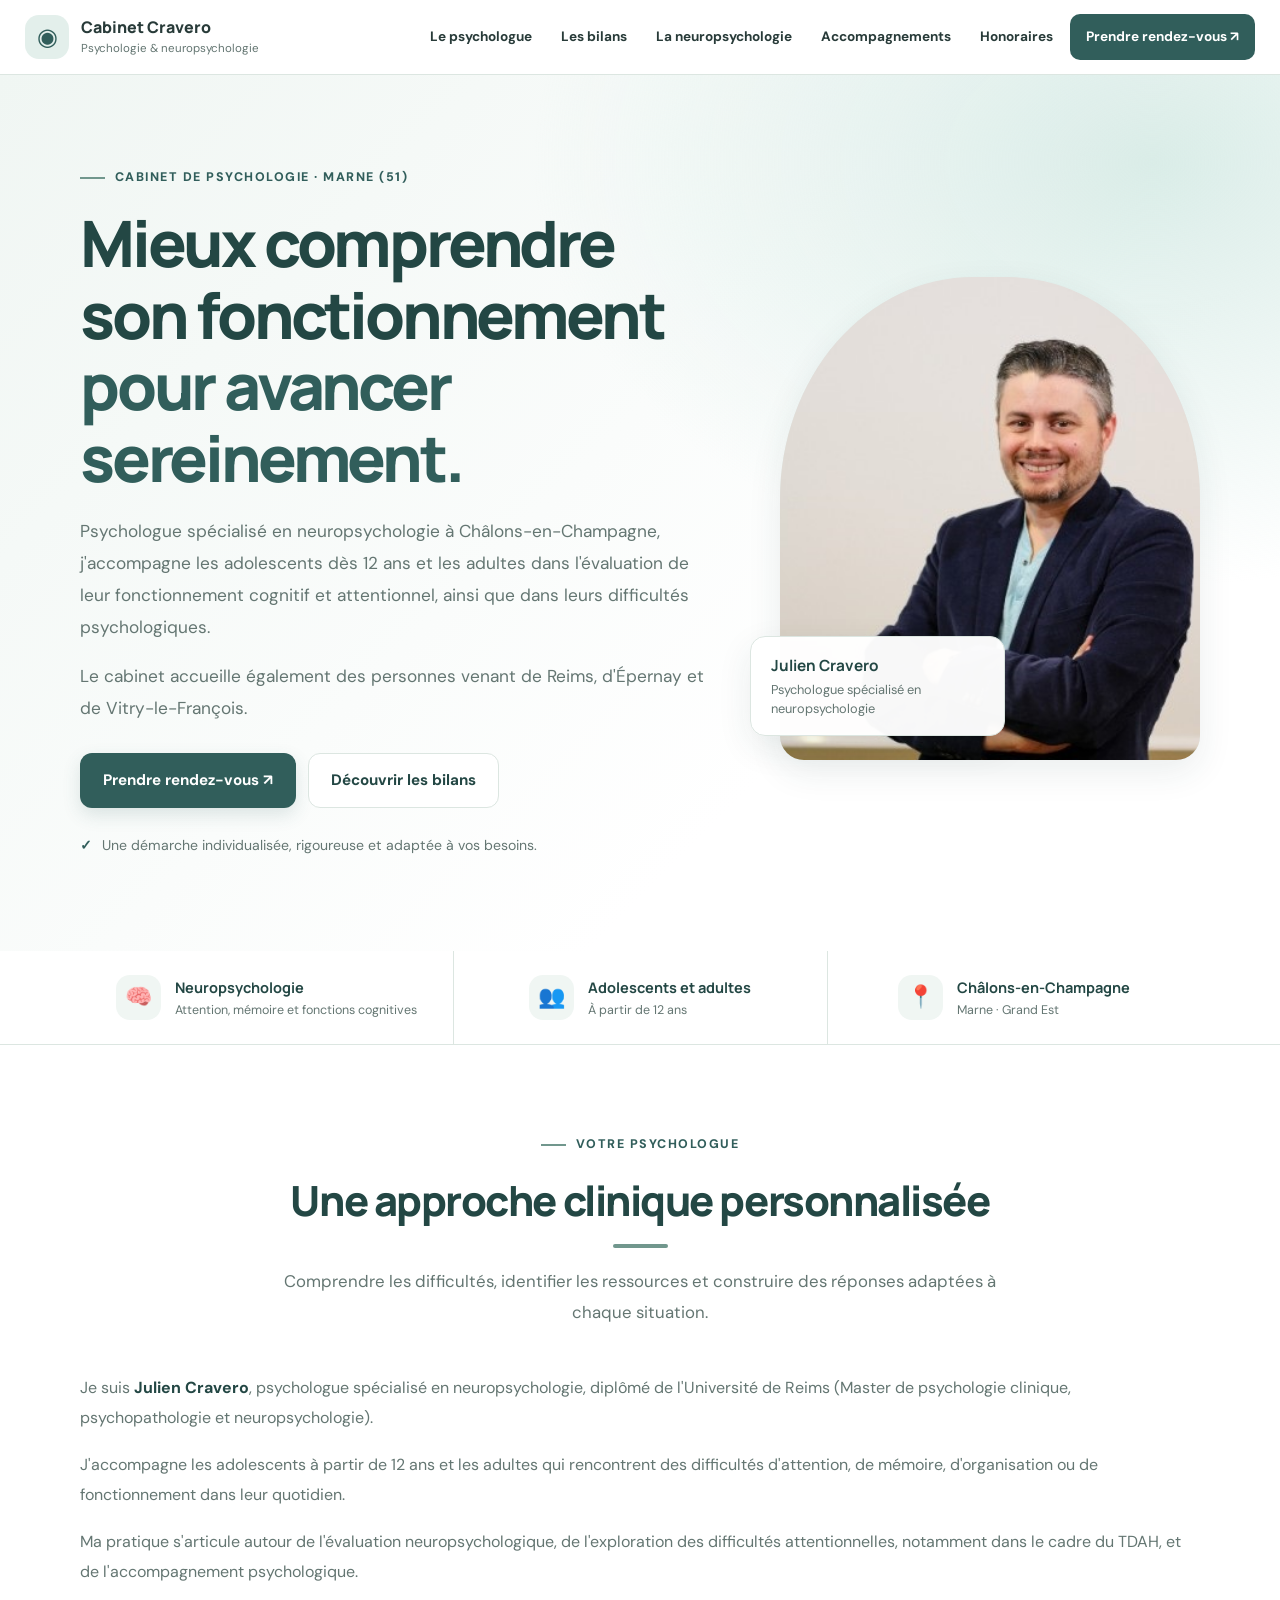
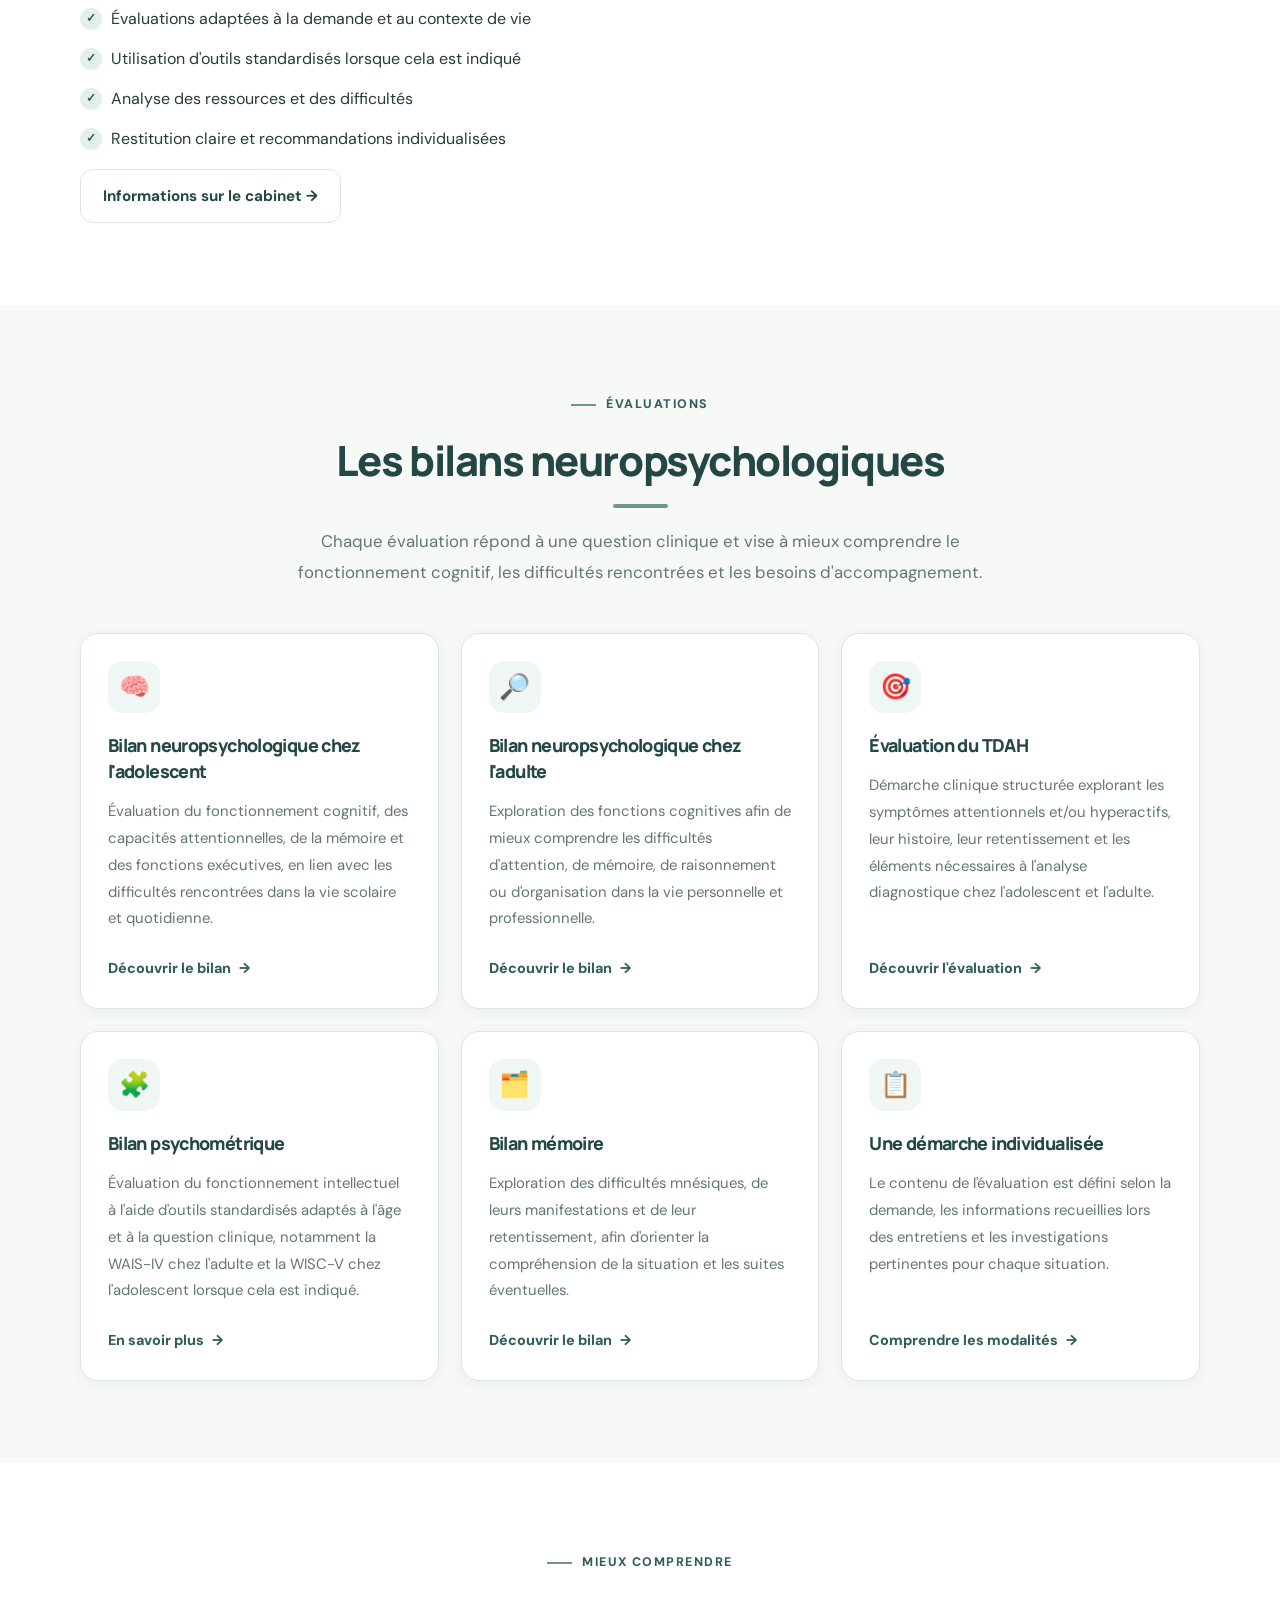
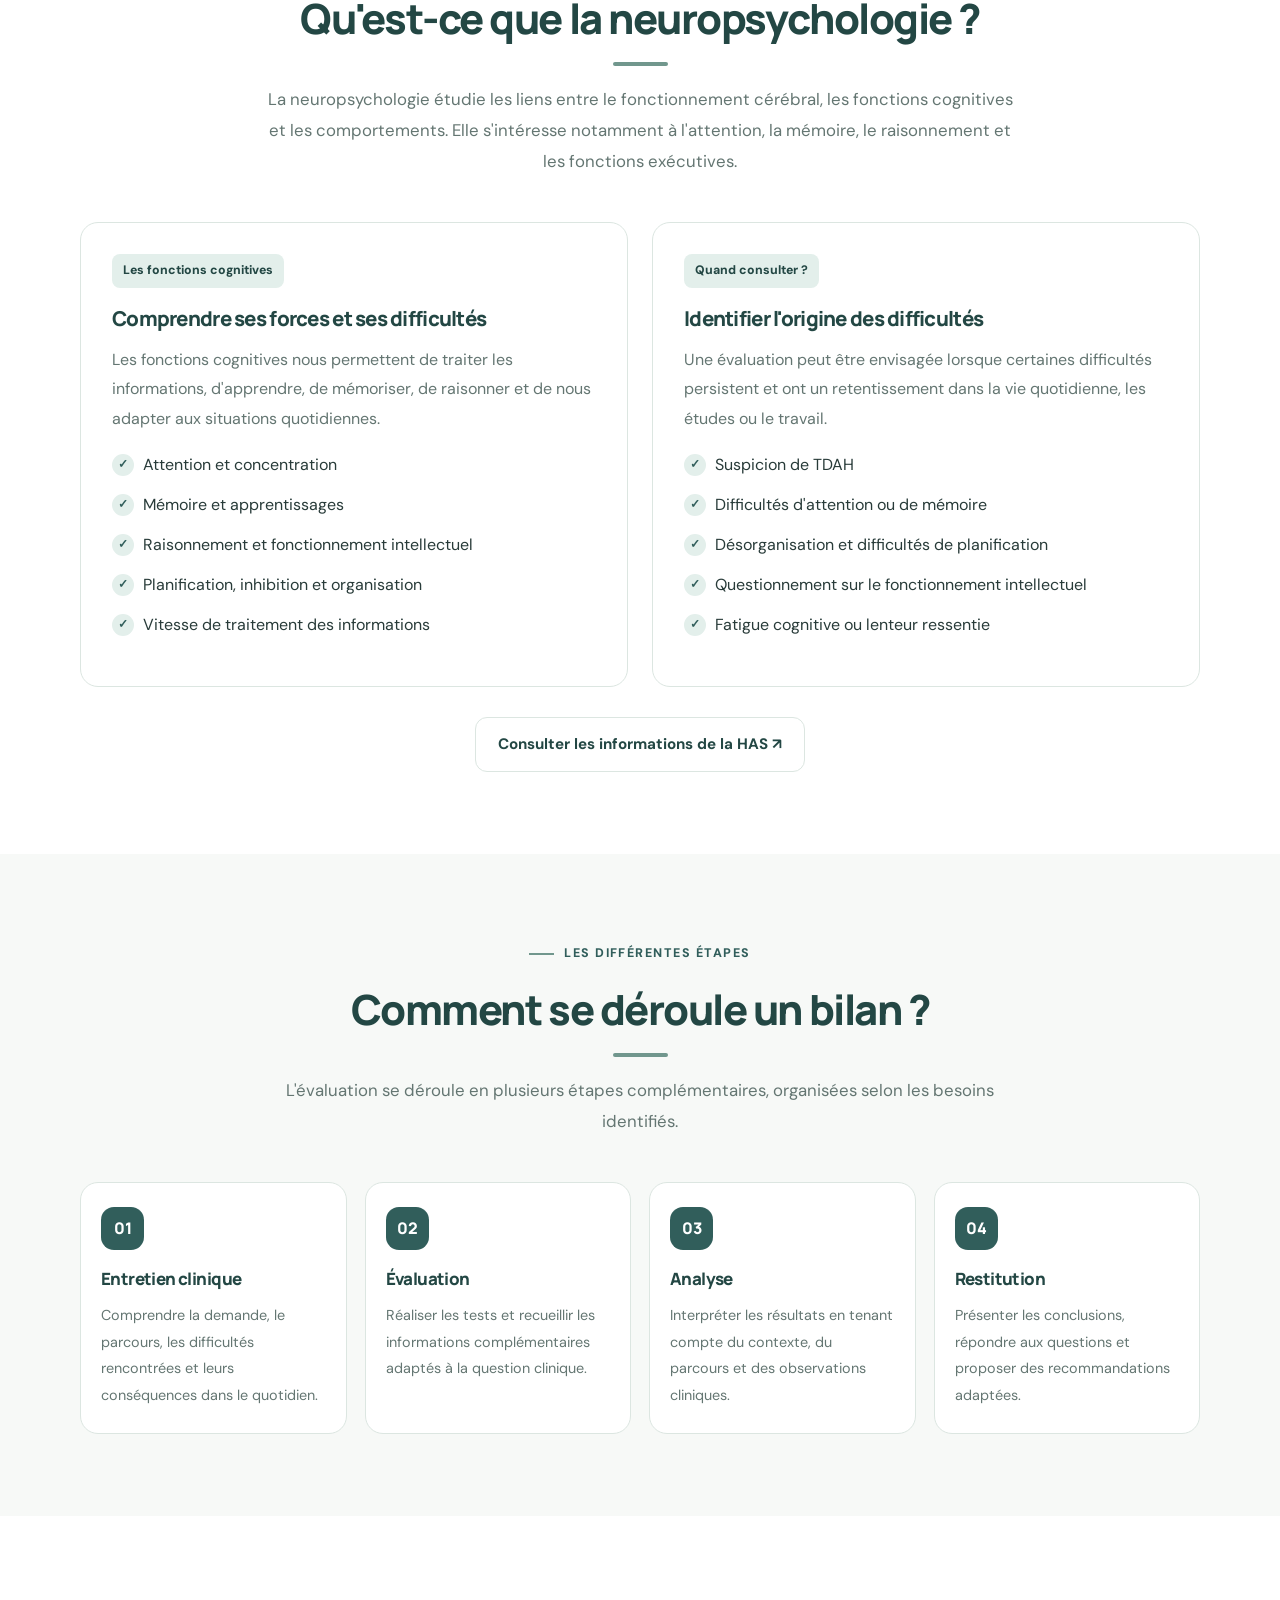
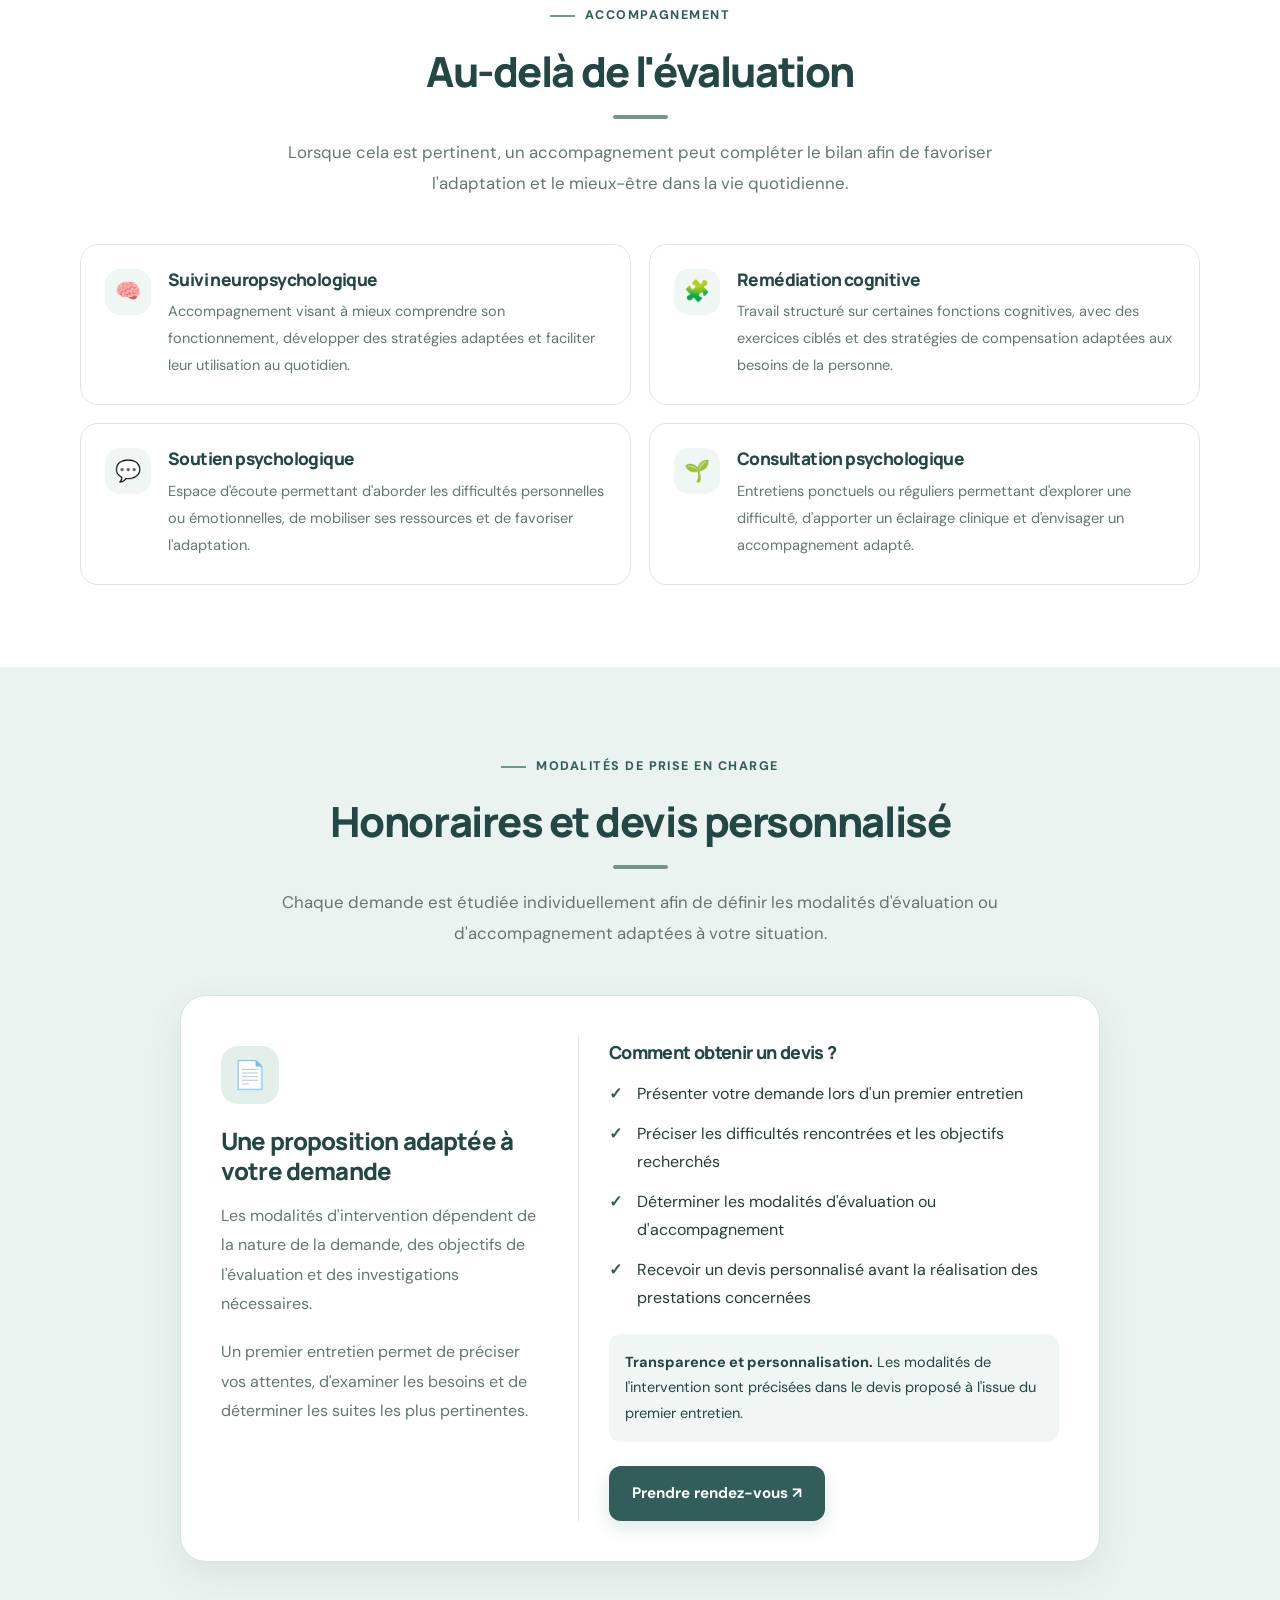
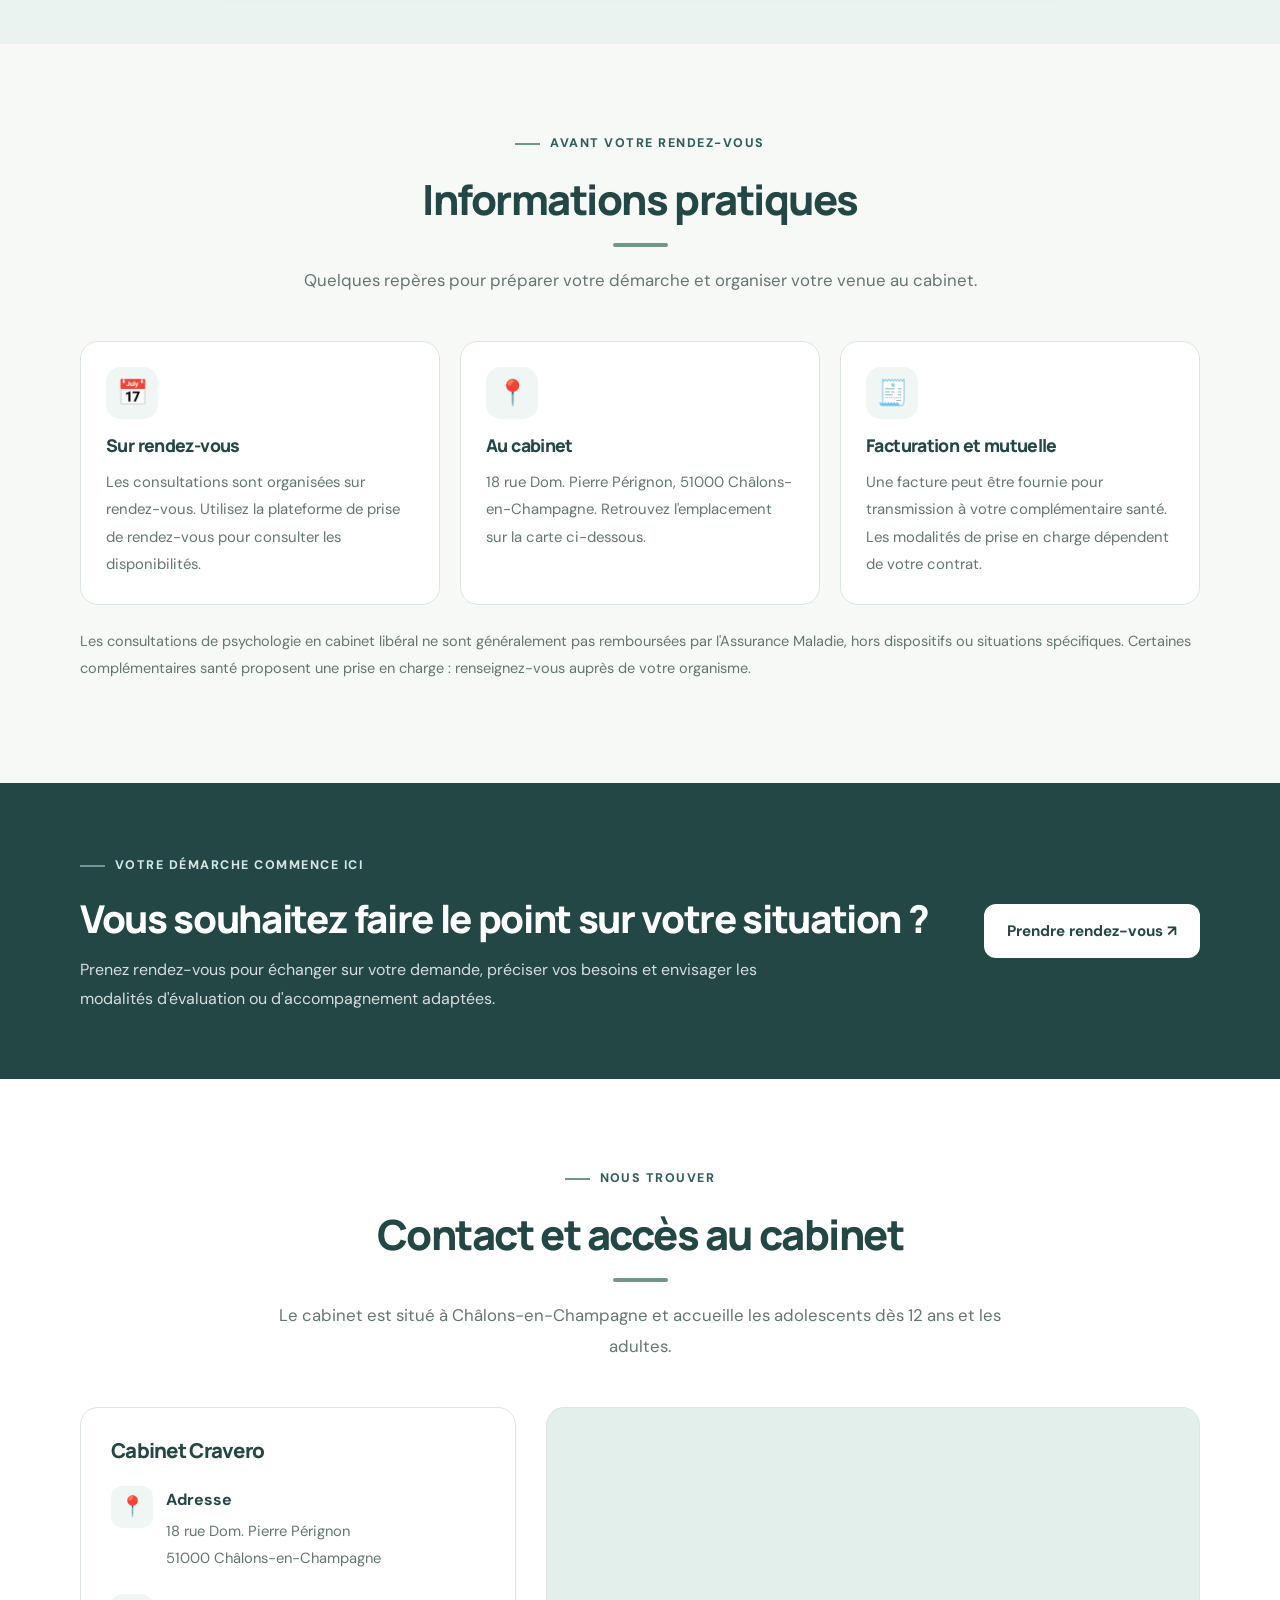
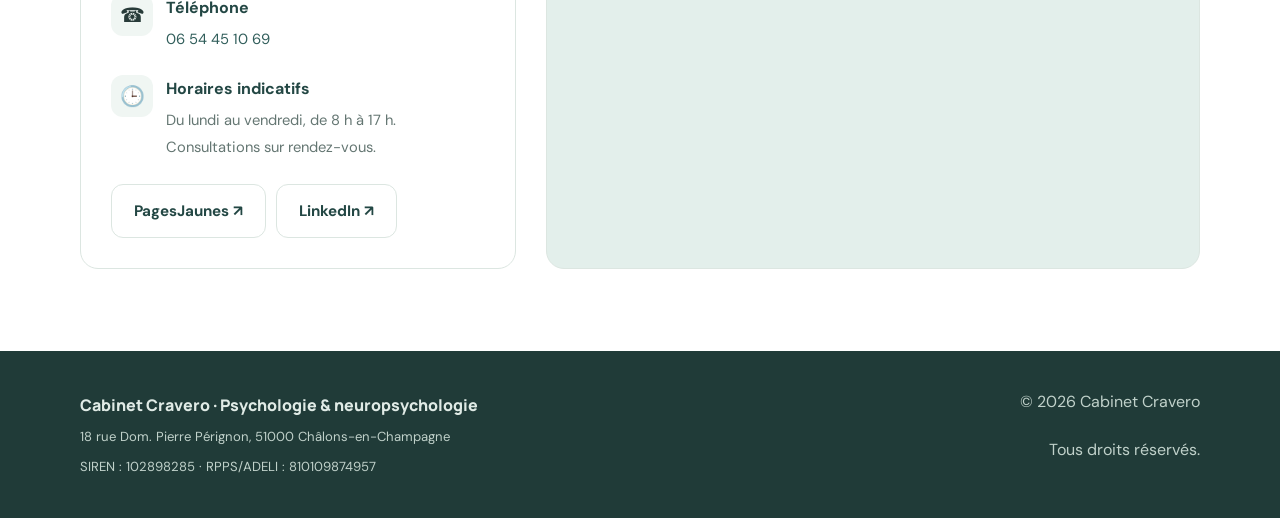
<file: index.html>
<!DOCTYPE html>
<html lang="fr">
<head>
<meta charset="UTF-8">
<meta name="viewport" content="width=device-width, initial-scale=1">

<title>Julien Cravero – Psychologue et neuropsychologue à Châlons-en-Champagne</title>

<meta name="description" content="Julien Cravero, psychologue spécialisé en neuropsychologie à Châlons-en-Champagne. Bilans neuropsychologiques, évaluation du TDAH, bilan mémoire et accompagnement des adolescents dès 12 ans et des adultes.">
<meta name="robots" content="index, follow">
<meta name="geo.region" content="FR-51">
<meta name="geo.placename" content="Châlons-en-Champagne">
<meta name="theme-color" content="#234744">

<link rel="canonical" href="https://neuropsy-cravero.github.io/cabinet/">
<link rel="icon" href="/cabinet/images/Psychologue_Cravero_favicon.ico" type="image/x-icon">

<link rel="preconnect" href="https://fonts.googleapis.com">
<link rel="preconnect" href="https://fonts.gstatic.com" crossorigin>
<link href="https://fonts.googleapis.com/css2?family=DM+Sans:wght@400;500;600;700&family=Manrope:wght@400;500;600;700;800&display=swap" rel="stylesheet">

<script type="application/ld+json">
{
  "@context": "https://schema.org",
  "@type": ["MedicalBusiness", "Psychologist"],
  "@id": "https://neuropsy-cravero.github.io/cabinet/#cabinet",
  "name": "Cabinet Cravero",
  "url": "https://neuropsy-cravero.github.io/cabinet/",
  "image": "https://neuropsy-cravero.github.io/cabinet/images/Julien%20Cravero%20-%20Profil.jpg",
  "description": "Cabinet de psychologie et de neuropsychologie à Châlons-en-Champagne. Bilans neuropsychologiques, évaluation du TDAH et accompagnement psychologique chez l'adolescent dès 12 ans et l'adulte.",
  "telephone": "+33654451069",
  "address": {
    "@type": "PostalAddress",
    "streetAddress": "18 rue Dom. Pierre Pérignon",
    "addressLocality": "Châlons-en-Champagne",
    "postalCode": "51000",
    "addressRegion": "Grand Est",
    "addressCountry": "FR"
  },
  "geo": {
    "@type": "GeoCoordinates",
    "latitude": 48.9566,
    "longitude": 4.3672
  },
  "areaServed": [
    {"@type": "AdministrativeArea", "name": "Marne"},
    {"@type": "City", "name": "Châlons-en-Champagne"},
    {"@type": "City", "name": "Reims"},
    {"@type": "City", "name": "Épernay"},
    {"@type": "City", "name": "Vitry-le-François"}
  ],
  "medicalSpecialty": [
    "Neuropsychologie",
    "Psychologie",
    "Thérapie cognitivo-comportementale"
  ],
  "hasMap": "https://www.google.com/maps?q=18+rue+Dom+Perignon+51000+Chalons-en-Champagne",
  "openingHoursSpecification": [
    {
      "@type": "OpeningHoursSpecification",
      "dayOfWeek": [
        "Monday",
        "Tuesday",
        "Wednesday",
        "Thursday",
        "Friday"
      ],
      "opens": "08:00",
      "closes": "17:00"
    }
  ],
  "sameAs": [
    "https://share.google/ZRv7o9dWCqA2Sswyi",
    "https://www.linkedin.com/in/julien-cravero-80a19013a/",
    "https://www.pagesjaunes.fr/pros/64871625",
    "https://perfactive.fr/julien-cravero/new?location=8620294"
  ]
}
</script>

<style>
/* ==================================================
   1. IDENTITÉ VISUELLE
   ================================================== */

:root {
  --primary: #315e5b;
  --primary-dark: #234744;
  --secondary: #71978d;
  --accent: #e3efeb;
  --accent-light: #f0f6f3;
  --background: #f7f9f7;
  --surface: #ffffff;
  --text: #283b39;
  --muted: #647672;
  --border: #dce6e1;
  --orange: #e9a15b;

  --shadow-sm: 0 4px 15px rgba(35,71,68,.06);
  --shadow-md: 0 12px 35px rgba(35,71,68,.09);
  --shadow-lg: 0 20px 45px rgba(35,71,68,.13);

  --radius-sm: 10px;
  --radius-md: 18px;
  --radius-lg: 26px;

  --container: 1120px;
  --header-height: 74px;
}

/* ==================================================
   2. RESET ET BASE
   ================================================== */

*,
*::before,
*::after {
  box-sizing: border-box;
}

html {
  scroll-behavior: smooth;
  scroll-padding-top: 100px;
  -webkit-text-size-adjust: 100%;
}

body {
  margin: 0;
  padding: 0;
  color: var(--text);
  background: var(--background);
  font-family: "DM Sans", Arial, sans-serif;
  font-size: 16px;
  line-height: 1.75;
  -webkit-font-smoothing: antialiased;
}

img {
  display: block;
  max-width: 100%;
}

a {
  color: var(--primary);
  text-decoration: none;
  text-underline-offset: 4px;
  transition: color .2s, background .2s, transform .2s;
}

button {
  font: inherit;
}

button:focus-visible,
a:focus-visible {
  outline: 3px solid var(--orange);
  outline-offset: 4px;
}

::selection {
  background: var(--accent);
  color: var(--primary-dark);
}

.container {
  width: min(var(--container), calc(100% - 48px));
  margin-inline: auto;
}

main {
  overflow: clip;
}

section {
  padding: 82px 0;
}

section[id] {
  scroll-margin-top: 100px;
}

.section-white {
  background: var(--surface);
}

/* ==================================================
   3. TYPOGRAPHIE
   ================================================== */

h1, h2, h3, h4 {
  margin-top: 0;
  color: var(--primary-dark);
  font-family: "Manrope", sans-serif;
  font-weight: 800;
  line-height: 1.25;
  letter-spacing: -.035em;
  overflow-wrap: anywhere;
}

h1 {
  margin-bottom: 24px;
  font-size: clamp(2.3rem, 5vw, 4rem);
  line-height: 1.12;
  letter-spacing: -.05em;
}

h2 {
  margin-bottom: 24px;
  font-size: clamp(1.8rem, 3.5vw, 2.6rem);
}

h3 {
  margin-bottom: 13px;
  font-size: 1.28rem;
}

h4 {
  margin-bottom: 12px;
  font-size: 1.05rem;
}

p {
  margin: 0 0 18px;
  font-size: 1rem;
  line-height: 1.85;
}

strong {
  color: var(--primary-dark);
  font-weight: 700;
}

ul, ol {
  padding-left: 24px;
}

li {
  margin-bottom: 9px;
  padding-left: 4px;
}

li::marker {
  color: var(--secondary);
}

.eyebrow {
  display: inline-flex;
  align-items: center;
  gap: 10px;
  margin-bottom: 18px;
  color: var(--primary);
  font-size: .78rem;
  font-weight: 800;
  letter-spacing: .12em;
  text-transform: uppercase;
}

.eyebrow::before {
  content: "";
  width: 25px;
  height: 2px;
  background: var(--secondary);
}

.section-heading {
  max-width: 760px;
  margin: 0 auto 45px;
  text-align: center;
}

.section-heading h2 {
  margin-bottom: 18px;
}

.section-heading h2::after {
  content: "";
  display: block;
  width: 55px;
  height: 4px;
  margin: 18px auto 0;
  border-radius: 10px;
  background: var(--secondary);
}

.section-heading p {
  color: var(--muted);
  font-size: 1.05rem;
}

/* ==================================================
   4. NAVIGATION
   ================================================== */

.site-header {
  position: sticky;
  top: 0;
  z-index: 1000;
  background: rgba(255,255,255,.96);
  border-bottom: 1px solid var(--border);
  backdrop-filter: blur(14px);
}

.navbar {
  width: min(1320px, 100%);
  min-height: var(--header-height);
  margin: auto;
  padding: 10px 25px;
  display: flex;
  align-items: center;
  justify-content: space-between;
  gap: 20px;
}

.brand {
  display: flex;
  align-items: center;
  gap: 12px;
  min-width: 0;
  color: var(--text);
}

.brand-symbol {
  display: grid;
  place-items: center;
  flex-shrink: 0;
  width: 44px;
  height: 44px;
  border-radius: 14px;
  background: var(--accent);
  color: var(--primary);
  font-size: 24px;
}

.brand-name {
  display: block;
  font-family: "Manrope", sans-serif;
  font-size: 1rem;
  font-weight: 800;
  line-height: 1.3;
}

.brand-subtitle {
  display: block;
  margin-top: 3px;
  color: var(--muted);
  font-size: .72rem;
  line-height: 1.4;
}

.nav-menu {
  display: flex;
  align-items: center;
  justify-content: flex-end;
  gap: 5px;
  margin: 0;
  padding: 0;
  list-style: none;
}

.nav-menu li {
  margin: 0;
  padding: 0;
}

.nav-menu a {
  display: inline-flex;
  align-items: center;
  justify-content: center;
  min-height: 42px;
  padding: 9px 12px;
  color: var(--text);
  font-size: .85rem;
  font-weight: 700;
  white-space: nowrap;
  border-radius: 10px;
}

.nav-menu a:hover {
  color: var(--primary-dark);
  background: var(--accent-light);
}

.nav-menu .nav-cta {
  padding: 11px 16px;
  color: white;
  background: var(--primary);
}

.nav-menu .nav-cta:hover {
  color: white;
  background: var(--primary-dark);
}

.nav-toggle {
  display: none;
  align-items: center;
  justify-content: center;
  width: 45px;
  height: 45px;
  padding: 0;
  color: var(--primary-dark);
  background: var(--accent-light);
  border: 1px solid var(--border);
  border-radius: 12px;
  font-size: 24px;
  cursor: pointer;
}

/* ==================================================
   5. BOUTONS
   ================================================== */

.btn {
  display: inline-flex;
  align-items: center;
  justify-content: center;
  gap: 10px;
  min-height: 51px;
  padding: 13px 22px;
  border: 1px solid transparent;
  border-radius: 12px;
  font-size: .95rem;
  font-weight: 700;
  text-align: center;
  cursor: pointer;
  transition: transform .2s, background .2s, box-shadow .2s;
}

.btn:hover {
  transform: translateY(-2px);
}

.btn-primary {
  color: white;
  background: var(--primary);
  box-shadow: 0 7px 18px rgba(49,94,91,.15);
}

.btn-primary:hover {
  color: white;
  background: var(--primary-dark);
}

.btn-secondary {
  color: var(--primary-dark);
  background: white;
  border-color: var(--border);
}

.btn-secondary:hover {
  color: var(--primary-dark);
  background: var(--accent-light);
  border-color: var(--secondary);
}

.btn-light {
  color: var(--primary-dark);
  background: white;
}

.btn-light:hover {
  background: var(--accent);
}

/* ==================================================
   6. HERO
   ================================================== */

.hero {
  position: relative;
  padding: 85px 0 75px;
  background:
    radial-gradient(ellipse at 90% 10%, rgba(207,231,225,.75), transparent 38%),
    linear-gradient(135deg, #f0f6f3 0%, #ffffff 68%);
}

.hero-grid {
  display: grid;
  grid-template-columns: 1.2fr .8fr;
  align-items: center;
  gap: 60px;
}

.hero-copy {
  max-width: 680px;
}

.hero h1 {
  margin-bottom: 22px;
}

.hero h1 span {
  color: var(--primary);
}

.hero-lead {
  color: var(--muted);
  font-size: 1.08rem;
  line-height: 1.85;
}

.hero-actions {
  display: flex;
  flex-wrap: wrap;
  gap: 12px;
  margin-top: 28px;
}

.hero-note {
  display: flex;
  align-items: flex-start;
  gap: 10px;
  margin-top: 24px;
  color: var(--muted);
  font-size: .88rem;
}

.hero-note span {
  color: var(--primary);
  font-weight: 800;
}

.hero-visual {
  position: relative;
  width: 100%;
  max-width: 420px;
  justify-self: end;
}

.hero-photo-frame {
  overflow: hidden;
  aspect-ratio: 4 / 4.6;
  background: var(--accent);
  border-radius: 46% 46% 24px 24px;
  box-shadow: var(--shadow-md);
}

.hero-photo-frame img {
  width: 100%;
  height: 100%;
  object-fit: cover;
  object-position: center 30%;
}

.hero-photo-caption {
  position: absolute;
  bottom: 24px;
  left: -30px;
  max-width: 255px;
  padding: 16px 20px;
  background: rgba(255,255,255,.97);
  border: 1px solid var(--border);
  border-radius: 15px;
  box-shadow: var(--shadow-md);
}

.hero-photo-caption strong {
  display: block;
  font-family: "Manrope", sans-serif;
  font-size: .96rem;
}

.hero-photo-caption span {
  display: block;
  color: var(--muted);
  font-size: .8rem;
  line-height: 1.5;
}

/* ==================================================
   7. REPÈRES
   ================================================== */

.quick-facts {
  background: white;
  border-bottom: 1px solid var(--border);
}

.facts-grid {
  display: grid;
  grid-template-columns: repeat(3, 1fr);
}

.fact {
  display: flex;
  align-items: center;
  justify-content: center;
  gap: 14px;
  padding: 24px 12px;
}

.fact + .fact {
  border-left: 1px solid var(--border);
}

.fact-icon {
  display: grid;
  place-items: center;
  flex-shrink: 0;
  width: 45px;
  height: 45px;
  background: var(--accent-light);
  border-radius: 14px;
  font-size: 22px;
}

.fact strong {
  display: block;
  font-family: "Manrope", sans-serif;
  font-size: .91rem;
}

.fact small {
  display: block;
  color: var(--muted);
  font-size: .78rem;
  line-height: 1.5;
}

/* ==================================================
   8. PRÉSENTATION
   ================================================== */

.profile-grid {
  display: grid;
  grid-template-columns: .8fr 1.2fr;
  align-items: center;
  gap: 65px;
}

.profile-image {
  position: relative;
  width: 100%;
  max-width: 400px;
  margin: auto;
}

.profile-image img {
  position: relative;
  z-index: 1;
  width: 100%;
  aspect-ratio: 4 / 4.5;
  object-fit: cover;
  object-position: center 30%;
  background: var(--accent);
  border-radius: var(--radius-lg);
  box-shadow: var(--shadow-md);
}

.profile-copy p {
  color: var(--muted);
}

.check-list {
  padding: 0;
  list-style: none;
}

.check-list li {
  position: relative;
  margin: 12px 0;
  padding-left: 31px;
}

.check-list li::before {
  content: "✓";
  position: absolute;
  top: 3px;
  left: 0;
  display: grid;
  place-items: center;
  width: 22px;
  height: 22px;
  color: var(--primary);
  background: var(--accent);
  border-radius: 50%;
  font-size: .78rem;
  font-weight: 800;
}

/* ==================================================
   9. CARTES DES BILANS
   ================================================== */

.card-grid {
  display: grid;
  grid-template-columns: repeat(3, minmax(0, 1fr));
  gap: 22px;
}

.card {
  display: flex;
  flex-direction: column;
  align-items: flex-start;
  min-width: 0;
  height: 100%;
  padding: 27px;
  background: white;
  border: 1px solid var(--border);
  border-radius: var(--radius-md);
  box-shadow: var(--shadow-sm);
  transition: transform .2s, box-shadow .2s, border-color .2s;
}

.card:hover {
  transform: translateY(-4px);
  border-color: #b8d2c9;
  box-shadow: var(--shadow-md);
}

.card-icon {
  display: grid;
  place-items: center;
  flex-shrink: 0;
  width: 52px;
  height: 52px;
  margin-bottom: 20px;
  background: var(--accent-light);
  border-radius: 15px;
  font-size: 25px;
}

.card h3 {
  margin: 0 0 13px;
  font-size: 1.12rem;
  line-height: 1.45;
}

.card p {
  flex-grow: 1;
  color: var(--muted);
  font-size: .93rem;
  line-height: 1.8;
}

.card-link {
  display: inline-flex;
  align-items: center;
  gap: 8px;
  margin-top: 6px;
  color: var(--primary);
  font-size: .9rem;
  font-weight: 800;
}

.card-link span {
  transition: transform .2s;
}

.card-link:hover span {
  transform: translateX(4px);
}

/* ==================================================
   10. NEUROPSYCHOLOGIE
   ================================================== */

.assessment-layout {
  display: grid;
  grid-template-columns: repeat(2, minmax(0, 1fr));
  gap: 24px;
}

.assessment-panel {
  padding: 31px;
  background: white;
  border: 1px solid var(--border);
  border-radius: var(--radius-md);
}

.panel-label {
  display: inline-block;
  padding: 6px 11px;
  color: var(--primary-dark);
  background: var(--accent);
  border-radius: 8px;
  font-size: .77rem;
  font-weight: 800;
}

.assessment-panel h3 {
  margin-top: 18px;
}

.assessment-panel p {
  color: var(--muted);
}

.text-link {
  text-decoration: underline;
  text-underline-offset: 3px;
}

/* ==================================================
   11. DÉROULEMENT DU BILAN
   ================================================== */

.process-grid {
  display: grid;
  grid-template-columns: repeat(4, minmax(0, 1fr));
  gap: 18px;
}

.process-step {
  padding: 24px 20px;
  background: white;
  border: 1px solid var(--border);
  border-radius: var(--radius-md);
}

.process-number {
  display: grid;
  place-items: center;
  width: 43px;
  height: 43px;
  margin-bottom: 18px;
  color: white;
  background: var(--primary);
  border-radius: 13px;
  font-family: "Manrope", sans-serif;
  font-weight: 800;
}

.process-step h3 {
  font-size: 1.06rem;
}

.process-step p {
  margin: 0;
  color: var(--muted);
  font-size: .9rem;
}

/* ==================================================
   12. ACCOMPAGNEMENTS
   ================================================== */

.service-list {
  display: grid;
  grid-template-columns: repeat(2, minmax(0, 1fr));
  gap: 18px;
}

.service-item {
  display: flex;
  align-items: flex-start;
  gap: 17px;
  padding: 24px;
  background: white;
  border: 1px solid var(--border);
  border-radius: var(--radius-md);
}

.service-item .card-icon {
  width: 46px;
  height: 46px;
  margin: 0;
  font-size: 21px;
}

.service-item h3 {
  margin: 0 0 9px;
  font-size: 1.08rem;
}

.service-item p {
  margin: 0;
  color: var(--muted);
  font-size: .91rem;
}

/* ==================================================
   13. HONORAIRES — SUR DEVIS UNIQUEMENT
   ================================================== */

.quote-section {
  background: #eaf3ef;
}

.quote-card {
  display: grid;
  grid-template-columns: .8fr 1.2fr;
  gap: 36px;
  max-width: 920px;
  margin: auto;
  padding: 40px;
  background: white;
  border: 1px solid #d7e7df;
  border-radius: var(--radius-lg);
  box-shadow: var(--shadow-md);
}

.quote-intro {
  padding: 10px 0;
}

.quote-symbol {
  display: grid;
  place-items: center;
  width: 58px;
  height: 58px;
  margin-bottom: 22px;
  background: var(--accent);
  border-radius: 17px;
  font-size: 27px;
}

.quote-intro h3 {
  margin: 0 0 15px;
  font-size: 1.5rem;
}

.quote-intro p,
.quote-details p {
  color: var(--muted);
}

.quote-details {
  padding-left: 30px;
  border-left: 1px solid var(--border);
}

.quote-details h3 {
  margin: 5px 0 17px;
  font-size: 1.12rem;
}

.quote-details ul {
  margin: 0 0 22px;
  padding: 0;
  list-style: none;
}

.quote-details li {
  position: relative;
  margin: 12px 0;
  padding-left: 28px;
}

.quote-details li::before {
  position: absolute;
  left: 0;
  color: var(--primary);
  font-weight: 800;
  content: "✓";
}

.quote-note {
  padding: 16px;
  color: var(--primary-dark);
  background: var(--accent-light);
  border-radius: 12px;
  font-size: .91rem;
}

/* ==================================================
   14. INFORMATIONS PRATIQUES
   ================================================== */

.info-grid {
  display: grid;
  grid-template-columns: repeat(3, minmax(0, 1fr));
  gap: 20px;
}

.info-card {
  padding: 25px;
  background: white;
  border: 1px solid var(--border);
  border-radius: var(--radius-md);
}

.info-card .card-icon {
  margin-bottom: 15px;
}

.info-card h3 {
  font-size: 1.1rem;
}

.info-card p {
  margin: 0;
  color: var(--muted);
  font-size: .93rem;
}

/* ==================================================
   15. PRISE DE RENDEZ-VOUS
   ================================================== */

.appointment {
  padding: 65px 0;
  color: white;
  background: var(--primary-dark);
}

.appointment-inner {
  display: flex;
  align-items: center;
  justify-content: space-between;
  gap: 35px;
}

.appointment h2 {
  margin-bottom: 12px;
  color: white;
  font-size: clamp(1.8rem, 3vw, 2.5rem);
}

.appointment h2::after {
  display: none;
}

.appointment p {
  max-width: 680px;
  margin: 0;
  color: rgba(255,255,255,.82);
}

/* ==================================================
   16. CONTACT ET GOOGLE MAPS
   ================================================== */

.contact-grid {
  display: grid;
  grid-template-columns: .8fr 1.2fr;
  align-items: stretch;
  gap: 30px;
}

.contact-copy {
  padding: 30px;
  background: white;
  border: 1px solid var(--border);
  border-radius: var(--radius-md);
}

.contact-copy h3 {
  margin: 0 0 18px;
}

.contact-line {
  display: flex;
  align-items: flex-start;
  gap: 13px;
  margin: 22px 0;
}

.contact-icon {
  display: grid;
  place-items: center;
  flex-shrink: 0;
  width: 42px;
  height: 42px;
  background: var(--accent-light);
  border-radius: 12px;
  font-size: 20px;
}

.contact-line strong {
  display: block;
  margin-bottom: 4px;
}

.contact-line p {
  margin: 0;
  color: var(--muted);
  font-size: .92rem;
  overflow-wrap: anywhere;
}

.map-frame {
  min-height: 400px;
  overflow: hidden;
  background: var(--accent);
  border: 1px solid var(--border);
  border-radius: var(--radius-md);
}

.map-frame iframe {
  display: block;
  width: 100%;
  height: 100%;
  min-height: 400px;
  border: 0;
}

.online-links {
  display: flex;
  flex-wrap: wrap;
  gap: 10px;
  margin-top: 22px;
}

/* ==================================================
   17. PIED DE PAGE
   ================================================== */

footer {
  padding: 36px 0;
  color: #e0ebe6;
  background: #203b38;
}

.footer-inner {
  display: flex;
  align-items: center;
  justify-content: space-between;
  gap: 25px;
}

.footer-brand {
  font-family: "Manrope", sans-serif;
  font-weight: 800;
}

.footer-small {
  margin: 6px 0 0;
  color: #c0d1ca;
  font-size: .82rem;
}

.footer-copy {
  color: #c0d1ca;
  font-size: .82rem;
  text-align: right;
}

/* ==================================================
   18. TABLETTES
   ================================================== */

@media (max-width: 1050px) {
  .navbar {
    padding-inline: 18px;
  }

  .nav-menu {
    gap: 1px;
  }

  .nav-menu a {
    padding-inline: 9px;
    font-size: .78rem;
  }

  .hero-grid {
    gap: 35px;
  }

  .profile-grid {
    gap: 38px;
  }

  .card {
    padding: 23px;
  }
}

@media (max-width: 820px) {
  section {
    padding: 62px 0;
  }

  .navbar {
    min-height: 68px;
  }

  .nav-toggle {
    display: inline-flex;
    flex-shrink: 0;
  }

  .nav-menu {
    position: absolute;
    top: 100%;
    left: 0;
    right: 0;
    display: none;
    flex-direction: column;
    align-items: stretch;
    gap: 3px;
    max-height: calc(100dvh - 75px);
    overflow-y: auto;
    padding: 12px 20px 20px;
    background: white;
    border-top: 1px solid var(--border);
    box-shadow: var(--shadow-md);
  }

  .nav-menu.show {
    display: flex;
  }

  .nav-menu li {
    width: 100%;
    border-bottom: 1px solid #edf1ef;
  }

  .nav-menu li:last-child {
    padding-top: 10px;
    border-bottom: 0;
  }

  .nav-menu a {
    display: flex;
    justify-content: flex-start;
    width: 100%;
    padding: 12px;
    font-size: .95rem;
    white-space: normal;
  }

  .nav-menu .nav-cta {
    justify-content: center;
  }

  .hero {
    padding: 58px 0;
  }

  .hero-grid {
    grid-template-columns: 1fr .72fr;
    gap: 25px;
  }

  .hero-photo-caption {
    left: -18px;
    bottom: 16px;
    max-width: 210px;
    padding: 13px 15px;
  }

  .facts-grid {
    grid-template-columns: 1fr;
  }

  .fact {
    justify-content: flex-start;
    padding: 15px 5px;
  }

  .fact + .fact {
    border-left: 0;
    border-top: 1px solid var(--border);
  }

  .card-grid {
    grid-template-columns: repeat(2, minmax(0, 1fr));
  }

  .profile-grid {
    grid-template-columns: .75fr 1.25fr;
    gap: 30px;
  }

  .assessment-layout {
    grid-template-columns: 1fr;
  }

  .process-grid {
    grid-template-columns: repeat(2, minmax(0, 1fr));
  }

  .quote-card {
    grid-template-columns: 1fr;
    gap: 18px;
    padding: 30px;
  }

  .quote-details {
    padding: 25px 0 0;
    border-top: 1px solid var(--border);
    border-left: 0;
  }

  .info-grid {
    grid-template-columns: 1fr;
  }

  .contact-grid {
    grid-template-columns: 1fr;
  }

  .appointment-inner {
    align-items: flex-start;
    flex-direction: column;
  }
}

/* ==================================================
   19. MOBILES
   ================================================== */

@media (max-width: 560px) {
  body {
    font-size: 15px;
  }

  .container {
    width: calc(100% - 34px);
  }

  section {
    padding: 48px 0;
  }

  .section-heading {
    margin-bottom: 30px;
  }

  .navbar {
    padding: 10px 16px;
    gap: 10px;
  }

  .brand-symbol {
    width: 38px;
    height: 38px;
    border-radius: 11px;
  }

  .brand-name {
    font-size: .9rem;
  }

  .brand-subtitle {
    font-size: .67rem;
  }

  .hero {
    padding: 42px 0 45px;
  }

  .hero-grid {
    grid-template-columns: 1fr;
    gap: 28px;
  }

  .hero h1 {
    font-size: clamp(2rem, 9vw, 2.8rem);
  }

  .hero-lead {
    font-size: 1rem;
  }

  .hero-actions {
    display: grid;
    grid-template-columns: 1fr;
  }

  .hero-actions .btn {
    width: 100%;
  }

  .hero-visual {
    width: 78%;
    max-width: 310px;
    justify-self: center;
    margin: 10px auto;
  }

  .hero-photo-frame {
    aspect-ratio: 4 / 4.3;
    border-radius: 40% 40% 22px 22px;
  }

  .hero-photo-caption {
    left: -26px;
    bottom: 14px;
    max-width: 205px;
  }

  .card-grid,
  .service-list,
  .process-grid {
    grid-template-columns: 1fr;
  }

  .card {
    padding: 24px;
  }

  .profile-grid {
    grid-template-columns: 1fr;
    gap: 35px;
  }

  .profile-image {
    width: 78%;
    max-width: 300px;
  }

  .profile-copy h2 {
    font-size: 1.85rem;
  }

  .assessment-panel {
    padding: 23px;
  }

  .service-item {
    padding: 20px;
  }

  .quote-card {
    padding: 23px;
  }

  .quote-intro {
    padding: 0;
  }

  .appointment {
    padding: 45px 0;
  }

  .appointment .btn {
    width: 100%;
  }

  .contact-copy {
    padding: 23px;
  }

  .map-frame,
  .map-frame iframe {
    min-height: 310px;
  }

  .online-links {
    flex-direction: column;
  }

  .online-links .btn {
    width: 100%;
  }

  .footer-inner {
    align-items: flex-start;
    flex-direction: column;
  }

  .footer-copy {
    text-align: left;
  }
}

@media (max-width: 380px) {
  .container {
    width: calc(100% - 26px);
  }

  h1 {
    font-size: 1.9rem;
  }

  .quote-card {
    padding: 19px;
  }
}

/* ==================================================
   20. ACCESSIBILITÉ
   ================================================== */

@media (prefers-reduced-motion: reduce) {
  *,
  *::before,
  *::after {
    scroll-behavior: auto !important;
    animation-duration: .01ms !important;
    animation-iteration-count: 1 !important;
    transition-duration: .01ms !important;
  }
}




/* Masquer la photo de la section Présentation */
#presentation .profile-image {
  display: none;
}

/* Afficher le texte sur toute la largeur disponible */
#presentation .profile-grid {
  display: block;
}

#presentation .profile-copy {
  width: 100%;
  max-width: 100%;
}
</style>
</head>

<body>

<!-- ==================================================
     NAVIGATION
     ================================================== -->

<header class="site-header">
  <nav class="navbar" aria-label="Navigation principale">

    <a href="#accueil" class="brand" aria-label="Accueil du Cabinet Cravero">
      <span class="brand-symbol" aria-hidden="true">◉</span>
      <span>
        <span class="brand-name">Cabinet Cravero</span>
        <span class="brand-subtitle">Psychologie & neuropsychologie</span>
      </span>
    </a>

    <button
      class="nav-toggle"
      type="button"
      aria-label="Ouvrir le menu"
      aria-expanded="false"
      aria-controls="nav-menu">
      ☰
    </button>

    <ul class="nav-menu" id="nav-menu">
      <li><a href="#presentation">Le psychologue</a></li>
      <li><a href="#bilans">Les bilans</a></li>
      <li><a href="#neuropsychologie">La neuropsychologie</a></li>
      <li><a href="#accompagnement">Accompagnements</a></li>
      <li><a href="#honoraires">Honoraires</a></li>
      <li>
        <a
          class="nav-cta"
          href="https://perfactive.fr/neuropsychologue/chalons-en-champagne/julien-cravero"
          target="_blank"
          rel="noopener noreferrer">
          Prendre rendez-vous ↗
        </a>
      </li>
    </ul>

  </nav>
</header>

<main>

<!-- ==================================================
     HERO
     ================================================== -->

<section class="hero" id="accueil">
  <div class="container hero-grid">

    <div class="hero-copy">

      <span class="eyebrow">
        Cabinet de psychologie · Marne (51)
      </span>

      <h1>
        Mieux comprendre son fonctionnement
        <span>pour avancer sereinement.</span>
      </h1>

      <p class="hero-lead">
        Psychologue spécialisé en neuropsychologie à
        Châlons-en-Champagne, j'accompagne les adolescents dès 12 ans
        et les adultes dans l'évaluation de leur fonctionnement cognitif
        et attentionnel, ainsi que dans leurs difficultés psychologiques.
      </p>

      <p class="hero-lead">
        Le cabinet accueille également des personnes venant de Reims,
        d'Épernay et de Vitry-le-François.
      </p>

      <div class="hero-actions">
        <a
          class="btn btn-primary"
          href="https://perfactive.fr/neuropsychologue/chalons-en-champagne/julien-cravero"
          target="_blank"
          rel="noopener noreferrer">
          Prendre rendez-vous ↗
        </a>

        <a class="btn btn-secondary" href="#bilans">
          Découvrir les bilans
        </a>
      </div>

      <p class="hero-note">
        <span aria-hidden="true">✓</span>
        Une démarche individualisée, rigoureuse et adaptée à vos besoins.
      </p>

    </div>

    <div class="hero-visual">
      <div class="hero-photo-frame">
        <img
          src="images/Julien Cravero - Profil.jpg"
          alt="Julien Cravero, psychologue spécialisé en neuropsychologie"
          fetchpriority="high">
      </div>

      <div class="hero-photo-caption">
        <strong>Julien Cravero</strong>
        <span>Psychologue spécialisé en neuropsychologie</span>
      </div>
    </div>

  </div>
</section>

<!-- ==================================================
     REPÈRES
     ================================================== -->

<div class="quick-facts">
  <div class="container facts-grid">

    <div class="fact">
      <span class="fact-icon" aria-hidden="true">🧠</span>
      <div>
        <strong>Neuropsychologie</strong>
        <small>Attention, mémoire et fonctions cognitives</small>
      </div>
    </div>

    <div class="fact">
      <span class="fact-icon" aria-hidden="true">👥</span>
      <div>
        <strong>Adolescents et adultes</strong>
        <small>À partir de 12 ans</small>
      </div>
    </div>

    <div class="fact">
      <span class="fact-icon" aria-hidden="true">📍</span>
      <div>
        <strong>Châlons-en-Champagne</strong>
        <small>Marne · Grand Est</small>
      </div>
    </div>

  </div>
</div>

<!-- ==================================================
     PRÉSENTATION
     ================================================== -->

<section class="section-white" id="presentation">
  <div class="container">

    <div class="section-heading">
      <span class="eyebrow">Votre psychologue</span>
      <h2>Une approche clinique personnalisée</h2>
      <p>
        Comprendre les difficultés, identifier les ressources
        et construire des réponses adaptées à chaque situation.
      </p>
    </div>

    <div class="profile-grid">

      <div class="profile-image">
        <img
          src="images/Julien Cravero - Profil.jpg"
          alt="Portrait professionnel de Julien Cravero"
          loading="lazy">
      </div>

      <div class="profile-copy">

        <p>
          Je suis <strong>Julien Cravero</strong>, psychologue spécialisé
          en neuropsychologie, diplômé de l'Université de Reims
          (Master de psychologie clinique, psychopathologie
          et neuropsychologie).
        </p>

        <p>
          J'accompagne les adolescents à partir de 12 ans et les adultes
          qui rencontrent des difficultés d'attention, de mémoire,
          d'organisation ou de fonctionnement dans leur quotidien.
        </p>

        <p>
          Ma pratique s'articule autour de l'évaluation neuropsychologique,
          de l'exploration des difficultés attentionnelles, notamment
          dans le cadre du TDAH, et de l'accompagnement psychologique.
        </p>

        <ul class="check-list">
          <li>Évaluations adaptées à la demande et au contexte de vie</li>
          <li>Utilisation d'outils standardisés lorsque cela est indiqué</li>
          <li>Analyse des ressources et des difficultés</li>
          <li>Restitution claire et recommandations individualisées</li>
        </ul>

        <a class="btn btn-secondary" href="#contact">
          Informations sur le cabinet →
        </a>

      </div>
    </div>

  </div>
</section>

<!-- ==================================================
     BILANS
     ================================================== -->

<section id="bilans">
  <div class="container">

    <div class="section-heading">
      <span class="eyebrow">Évaluations</span>
      <h2>Les bilans neuropsychologiques</h2>
      <p>
        Chaque évaluation répond à une question clinique et vise
        à mieux comprendre le fonctionnement cognitif, les difficultés
        rencontrées et les besoins d'accompagnement.
      </p>
    </div>

    <div class="card-grid">

      <article class="card">
        <div class="card-icon" aria-hidden="true">🧠</div>

        <h3>Bilan neuropsychologique chez l'adolescent</h3>

        <p>
          Évaluation du fonctionnement cognitif, des capacités
          attentionnelles, de la mémoire et des fonctions exécutives,
          en lien avec les difficultés rencontrées dans la vie scolaire
          et quotidienne.
        </p>

        <a class="card-link" href="pages/bilan-neuropsy-adolescent.html">
          Découvrir le bilan <span>→</span>
        </a>
      </article>

      <article class="card">
        <div class="card-icon" aria-hidden="true">🔎</div>

        <h3>Bilan neuropsychologique chez l'adulte</h3>

        <p>
          Exploration des fonctions cognitives afin de mieux comprendre
          les difficultés d'attention, de mémoire, de raisonnement
          ou d'organisation dans la vie personnelle et professionnelle.
        </p>

        <a class="card-link" href="pages/bilan-neuropsy-adulte.html">
          Découvrir le bilan <span>→</span>
        </a>
      </article>

      <article class="card">
        <div class="card-icon" aria-hidden="true">🎯</div>

        <h3>Évaluation du TDAH</h3>

        <p>
          Démarche clinique structurée explorant les symptômes
          attentionnels et/ou hyperactifs, leur histoire, leur
          retentissement et les éléments nécessaires à l'analyse
          diagnostique chez l'adolescent et l'adulte.
        </p>

        <a class="card-link" href="pages/bilan-neuropsy-TDAH.html">
          Découvrir l'évaluation <span>→</span>
        </a>
      </article>

      <article class="card">
        <div class="card-icon" aria-hidden="true">🧩</div>

        <h3>Bilan psychométrique</h3>

        <p>
          Évaluation du fonctionnement intellectuel à l'aide d'outils
          standardisés adaptés à l'âge et à la question clinique,
          notamment la WAIS-IV chez l'adulte et la WISC-V chez
          l'adolescent lorsque cela est indiqué.
        </p>

        <a class="card-link" href="pages/bilan-neuropsy-adulte.html">
          En savoir plus <span>→</span>
        </a>
      </article>

      <article class="card">
        <div class="card-icon" aria-hidden="true">🗂️</div>

        <h3>Bilan mémoire</h3>

        <p>
          Exploration des difficultés mnésiques, de leurs manifestations
          et de leur retentissement, afin d'orienter la compréhension
          de la situation et les suites éventuelles.
        </p>

        <a class="card-link" href="pages/bilan-neuropsy-memoire.html">
          Découvrir le bilan <span>→</span>
        </a>
      </article>

      <article class="card">
        <div class="card-icon" aria-hidden="true">📋</div>

        <h3>Une démarche individualisée</h3>

        <p>
          Le contenu de l'évaluation est défini selon la demande,
          les informations recueillies lors des entretiens et les
          investigations pertinentes pour chaque situation.
        </p>

        <a class="card-link" href="#honoraires">
          Comprendre les modalités <span>→</span>
        </a>
      </article>

    </div>
  </div>
</section>

<!-- ==================================================
     NEUROPSYCHOLOGIE
     ================================================== -->

<section class="section-white" id="neuropsychologie">
  <div class="container">

    <div class="section-heading">
      <span class="eyebrow">Mieux comprendre</span>
      <h2>Qu'est-ce que la neuropsychologie ?</h2>
      <p>
        La neuropsychologie étudie les liens entre le fonctionnement
        cérébral, les fonctions cognitives et les comportements.
        Elle s'intéresse notamment à l'attention, la mémoire,
        le raisonnement et les fonctions exécutives.
      </p>
    </div>

    <div class="assessment-layout">

      <article class="assessment-panel">

        <span class="panel-label">Les fonctions cognitives</span>

        <h3>Comprendre ses forces et ses difficultés</h3>

        <p>
          Les fonctions cognitives nous permettent de traiter
          les informations, d'apprendre, de mémoriser, de raisonner
          et de nous adapter aux situations quotidiennes.
        </p>

        <ul class="check-list">
          <li>Attention et concentration</li>
          <li>Mémoire et apprentissages</li>
          <li>Raisonnement et fonctionnement intellectuel</li>
          <li>Planification, inhibition et organisation</li>
          <li>Vitesse de traitement des informations</li>
        </ul>

      </article>

      <article class="assessment-panel">

        <span class="panel-label">Quand consulter ?</span>

        <h3>Identifier l'origine des difficultés</h3>

        <p>
          Une évaluation peut être envisagée lorsque certaines difficultés
          persistent et ont un retentissement dans la vie quotidienne,
          les études ou le travail.
        </p>

        <ul class="check-list">
          <li>Suspicion de TDAH</li>
          <li>Difficultés d'attention ou de mémoire</li>
          <li>Désorganisation et difficultés de planification</li>
          <li>Questionnement sur le fonctionnement intellectuel</li>
          <li>Fatigue cognitive ou lenteur ressentie</li>
        </ul>

      </article>

    </div>

    <div style="margin-top:30px;text-align:center">
      <a
        class="btn btn-secondary"
        href="https://www.has-sante.fr/jcms/c_2025618/fr/trouble-deficit-de-l-attention-avec-ou-sans-hyperactivite-tdah-reperer-la-souffrance-accompagner-l-enfant-et-la-famille-questions-/-reponses"
        target="_blank"
        rel="noopener noreferrer">
        Consulter les informations de la HAS ↗
      </a>
    </div>

  </div>
</section>

<!-- ==================================================
     DÉROULEMENT DU BILAN
     ================================================== -->

<section id="deroulement">
  <div class="container">

    <div class="section-heading">
      <span class="eyebrow">Les différentes étapes</span>
      <h2>Comment se déroule un bilan ?</h2>
      <p>
        L'évaluation se déroule en plusieurs étapes complémentaires,
        organisées selon les besoins identifiés.
      </p>
    </div>

    <div class="process-grid">

      <article class="process-step">
        <div class="process-number">01</div>
        <h3>Entretien clinique</h3>
        <p>
          Comprendre la demande, le parcours, les difficultés rencontrées
          et leurs conséquences dans le quotidien.
        </p>
      </article>

      <article class="process-step">
        <div class="process-number">02</div>
        <h3>Évaluation</h3>
        <p>
          Réaliser les tests et recueillir les informations
          complémentaires adaptés à la question clinique.
        </p>
      </article>

      <article class="process-step">
        <div class="process-number">03</div>
        <h3>Analyse</h3>
        <p>
          Interpréter les résultats en tenant compte du contexte,
          du parcours et des observations cliniques.
        </p>
      </article>

      <article class="process-step">
        <div class="process-number">04</div>
        <h3>Restitution</h3>
        <p>
          Présenter les conclusions, répondre aux questions et proposer
          des recommandations adaptées.
        </p>
      </article>

    </div>

  </div>
</section>

<!-- ==================================================
     ACCOMPAGNEMENTS
     ================================================== -->

<section class="section-white" id="accompagnement">
  <div class="container">

    <div class="section-heading">
      <span class="eyebrow">Accompagnement</span>
      <h2>Au-delà de l'évaluation</h2>
      <p>
        Lorsque cela est pertinent, un accompagnement peut compléter
        le bilan afin de favoriser l'adaptation et le mieux-être
        dans la vie quotidienne.
      </p>
    </div>

    <div class="service-list">

      <article class="service-item">
        <div class="card-icon" aria-hidden="true">🧠</div>

        <div>
          <h3>Suivi neuropsychologique</h3>
          <p>
            Accompagnement visant à mieux comprendre son fonctionnement,
            développer des stratégies adaptées et faciliter leur
            utilisation au quotidien.
          </p>
        </div>
      </article>

      <article class="service-item">
        <div class="card-icon" aria-hidden="true">🧩</div>

        <div>
          <h3>Remédiation cognitive</h3>
          <p>
            Travail structuré sur certaines fonctions cognitives,
            avec des exercices ciblés et des stratégies de compensation
            adaptées aux besoins de la personne.
          </p>
        </div>
      </article>

      <article class="service-item">
        <div class="card-icon" aria-hidden="true">💬</div>

        <div>
          <h3>Soutien psychologique</h3>
          <p>
            Espace d'écoute permettant d'aborder les difficultés
            personnelles ou émotionnelles, de mobiliser ses ressources
            et de favoriser l'adaptation.
          </p>
        </div>
      </article>

      <article class="service-item">
        <div class="card-icon" aria-hidden="true">🌱</div>

        <div>
          <h3>Consultation psychologique</h3>
          <p>
            Entretiens ponctuels ou réguliers permettant d'explorer
            une difficulté, d'apporter un éclairage clinique et
            d'envisager un accompagnement adapté.
          </p>
        </div>
      </article>

    </div>
  </div>
</section>

<!-- ==================================================
     HONORAIRES : UNIQUEMENT SUR DEVIS
     ================================================== -->

<section class="quote-section" id="honoraires">
  <div class="container">

    <div class="section-heading">
      <span class="eyebrow">Modalités de prise en charge</span>
      <h2>Honoraires et devis personnalisé</h2>
      <p>
        Chaque demande est étudiée individuellement afin de définir
        les modalités d'évaluation ou d'accompagnement adaptées
        à votre situation.
      </p>
    </div>

    <div class="quote-card">

      <div class="quote-intro">

        <div class="quote-symbol" aria-hidden="true">📄</div>

        <h3>Une proposition adaptée à votre demande</h3>

        <p>
          Les modalités d'intervention dépendent de la nature
          de la demande, des objectifs de l'évaluation et des
          investigations nécessaires.
        </p>

        <p>
          Un premier entretien permet de préciser vos attentes,
          d'examiner les besoins et de déterminer les suites
          les plus pertinentes.
        </p>

      </div>

      <div class="quote-details">

        <h3>Comment obtenir un devis ?</h3>

        <ul>
          <li>Présenter votre demande lors d'un premier entretien</li>
          <li>Préciser les difficultés rencontrées et les objectifs recherchés</li>
          <li>Déterminer les modalités d'évaluation ou d'accompagnement</li>
          <li>Recevoir un devis personnalisé avant la réalisation des prestations concernées</li>
        </ul>

        <div class="quote-note">
          <strong>Transparence et personnalisation.</strong>
          Les modalités de l'intervention sont précisées dans le devis
          proposé à l'issue du premier entretien.
        </div>

        <div style="margin-top:24px">
          <a
            class="btn btn-primary"
            href="https://perfactive.fr/neuropsychologue/chalons-en-champagne/julien-cravero"
            target="_blank"
            rel="noopener noreferrer">
            Prendre rendez-vous ↗
          </a>
        </div>

      </div>

    </div>

  </div>
</section>

<!-- ==================================================
     INFORMATIONS PRATIQUES
     ================================================== -->

<section id="informations">
  <div class="container">

    <div class="section-heading">
      <span class="eyebrow">Avant votre rendez-vous</span>
      <h2>Informations pratiques</h2>
      <p>
        Quelques repères pour préparer votre démarche
        et organiser votre venue au cabinet.
      </p>
    </div>

    <div class="info-grid">

      <article class="info-card">
        <div class="card-icon" aria-hidden="true">📅</div>
        <h3>Sur rendez-vous</h3>
        <p>
          Les consultations sont organisées sur rendez-vous.
          Utilisez la plateforme de prise de rendez-vous pour
          consulter les disponibilités.
        </p>
      </article>

      <article class="info-card">
        <div class="card-icon" aria-hidden="true">📍</div>
        <h3>Au cabinet</h3>
        <p>
          18 rue Dom. Pierre Pérignon,
          51000 Châlons-en-Champagne.
          Retrouvez l'emplacement sur la carte ci-dessous.
        </p>
      </article>

      <article class="info-card">
        <div class="card-icon" aria-hidden="true">🧾</div>
        <h3>Facturation et mutuelle</h3>
        <p>
          Une facture peut être fournie pour transmission à votre
          complémentaire santé. Les modalités de prise en charge
          dépendent de votre contrat.
        </p>
      </article>

    </div>

    <p style="margin-top:24px;color:var(--muted);font-size:.91rem">
      Les consultations de psychologie en cabinet libéral ne sont
      généralement pas remboursées par l'Assurance Maladie, hors
      dispositifs ou situations spécifiques. Certaines complémentaires
      santé proposent une prise en charge : renseignez-vous auprès
      de votre organisme.
    </p>

  </div>
</section>

<!-- ==================================================
     APPEL À L'ACTION
     ================================================== -->

<section class="appointment" id="rdv">
  <div class="container appointment-inner">

    <div>
      <span class="eyebrow" style="color:#d4e8df">
        Votre démarche commence ici
      </span>

      <h2>Vous souhaitez faire le point sur votre situation ?</h2>

      <p>
        Prenez rendez-vous pour échanger sur votre demande,
        préciser vos besoins et envisager les modalités
        d'évaluation ou d'accompagnement adaptées.
      </p>
    </div>

    <a
      class="btn btn-light"
      href="https://perfactive.fr/neuropsychologue/chalons-en-champagne/julien-cravero"
      target="_blank"
      rel="noopener noreferrer">
      Prendre rendez-vous ↗
    </a>

  </div>
</section>

<!-- ==================================================
     CONTACT
     ================================================== -->

<section class="section-white" id="contact">
  <div class="container">

    <div class="section-heading">
      <span class="eyebrow">Nous trouver</span>
      <h2>Contact et accès au cabinet</h2>
      <p>
        Le cabinet est situé à Châlons-en-Champagne et accueille
        les adolescents dès 12 ans et les adultes.
      </p>
    </div>

    <div class="contact-grid">

      <div class="contact-copy">

        <h3>Cabinet Cravero</h3>

        <div class="contact-line">
          <span class="contact-icon" aria-hidden="true">📍</span>
          <div>
            <strong>Adresse</strong>
            <p>
              18 rue Dom. Pierre Pérignon<br>
              51000 Châlons-en-Champagne
            </p>
          </div>
        </div>

        <div class="contact-line">
          <span class="contact-icon" aria-hidden="true">☎</span>
          <div>
            <strong>Téléphone</strong>
            <p>
              <a href="tel:+33654451069">06 54 45 10 69</a>
            </p>
          </div>
        </div>

        <div class="contact-line">
          <span class="contact-icon" aria-hidden="true">🕒</span>
          <div>
            <strong>Horaires indicatifs</strong>
            <p>
              Du lundi au vendredi, de 8 h à 17 h.<br>
              Consultations sur rendez-vous.
            </p>
          </div>
        </div>

        <div class="online-links">

          <a
            class="btn btn-secondary"
            href="https://www.pagesjaunes.fr/pros/64871625"
            target="_blank"
            rel="noopener noreferrer">
            PagesJaunes ↗
          </a>

          <a
            class="btn btn-secondary"
            href="https://www.linkedin.com/in/julien-cravero-80a19013a/"
            target="_blank"
            rel="noopener noreferrer">
            LinkedIn ↗
          </a>

        </div>

      </div>

      <div class="map-frame">
        <iframe
          src="https://www.google.com/maps/embed?pb=!1m14!1m8!1m3!1d83826.1611855049!2d4.322825!3d48.96172!3m2!1i1024!2i768!4f13.1!3m3!1m2!1s0x47ebdf8679a49ae9%3A0xdf5cf80e3b6902c6!2sCabinet%20Neuropsychologue%20Cravero!5e0!3m2!1sfr!2sfr!4v1775661170406!5m2!1sfr!2sfr"
          title="Localisation du Cabinet Cravero à Châlons-en-Champagne"
          loading="lazy"
          referrerpolicy="no-referrer-when-downgrade"
          allowfullscreen>
        </iframe>
      </div>

    </div>

  </div>
</section>

</main>

<!-- ==================================================
     FOOTER
     ================================================== -->

<footer>
  <div class="container footer-inner">

    <div>
      <div class="footer-brand">
        Cabinet Cravero · Psychologie & neuropsychologie
      </div>

      <p class="footer-small">
        18 rue Dom. Pierre Pérignon, 51000 Châlons-en-Champagne
      </p>

      <p class="footer-small">
        SIREN : 102898285 · RPPS/ADELI : 810109874957
      </p>
    </div>

    <div class="footer-copy">
      <p>© <span id="current-year">2026</span> Cabinet Cravero</p>
      <p>Tous droits réservés.</p>
    </div>

  </div>
</footer>

<!-- ==================================================
     JAVASCRIPT
     ================================================== -->

<script>
(() => {
  "use strict";

  const toggle = document.querySelector(".nav-toggle");
  const menu = document.querySelector("#nav-menu");

  if (toggle && menu) {
    const closeMenu = () => {
      menu.classList.remove("show");
      toggle.setAttribute("aria-expanded", "false");
      toggle.setAttribute("aria-label", "Ouvrir le menu");
      toggle.textContent = "☰";
    };

    toggle.addEventListener("click", () => {
      const isOpen = menu.classList.toggle("show");

      toggle.setAttribute("aria-expanded", String(isOpen));
      toggle.setAttribute(
        "aria-label",
        isOpen ? "Fermer le menu" : "Ouvrir le menu"
      );
      toggle.textContent = isOpen ? "×" : "☰";
    });

    menu.querySelectorAll("a").forEach((link) => {
      link.addEventListener("click", closeMenu);
    });

    document.addEventListener("keydown", (event) => {
      if (event.key === "Escape") {
        closeMenu();
        toggle.focus();
      }
    });

    document.addEventListener("click", (event) => {
      if (
        menu.classList.contains("show") &&
        !menu.contains(event.target) &&
        !toggle.contains(event.target)
      ) {
        closeMenu();
      }
    });

    window.addEventListener("resize", () => {
      if (window.innerWidth > 820) {
        closeMenu();
      }
    });
  }

  const year = document.getElementById("current-year");

  if (year) {
    year.textContent = new Date().getFullYear();
  }
})();
</script>

</body>
</html>
</file>
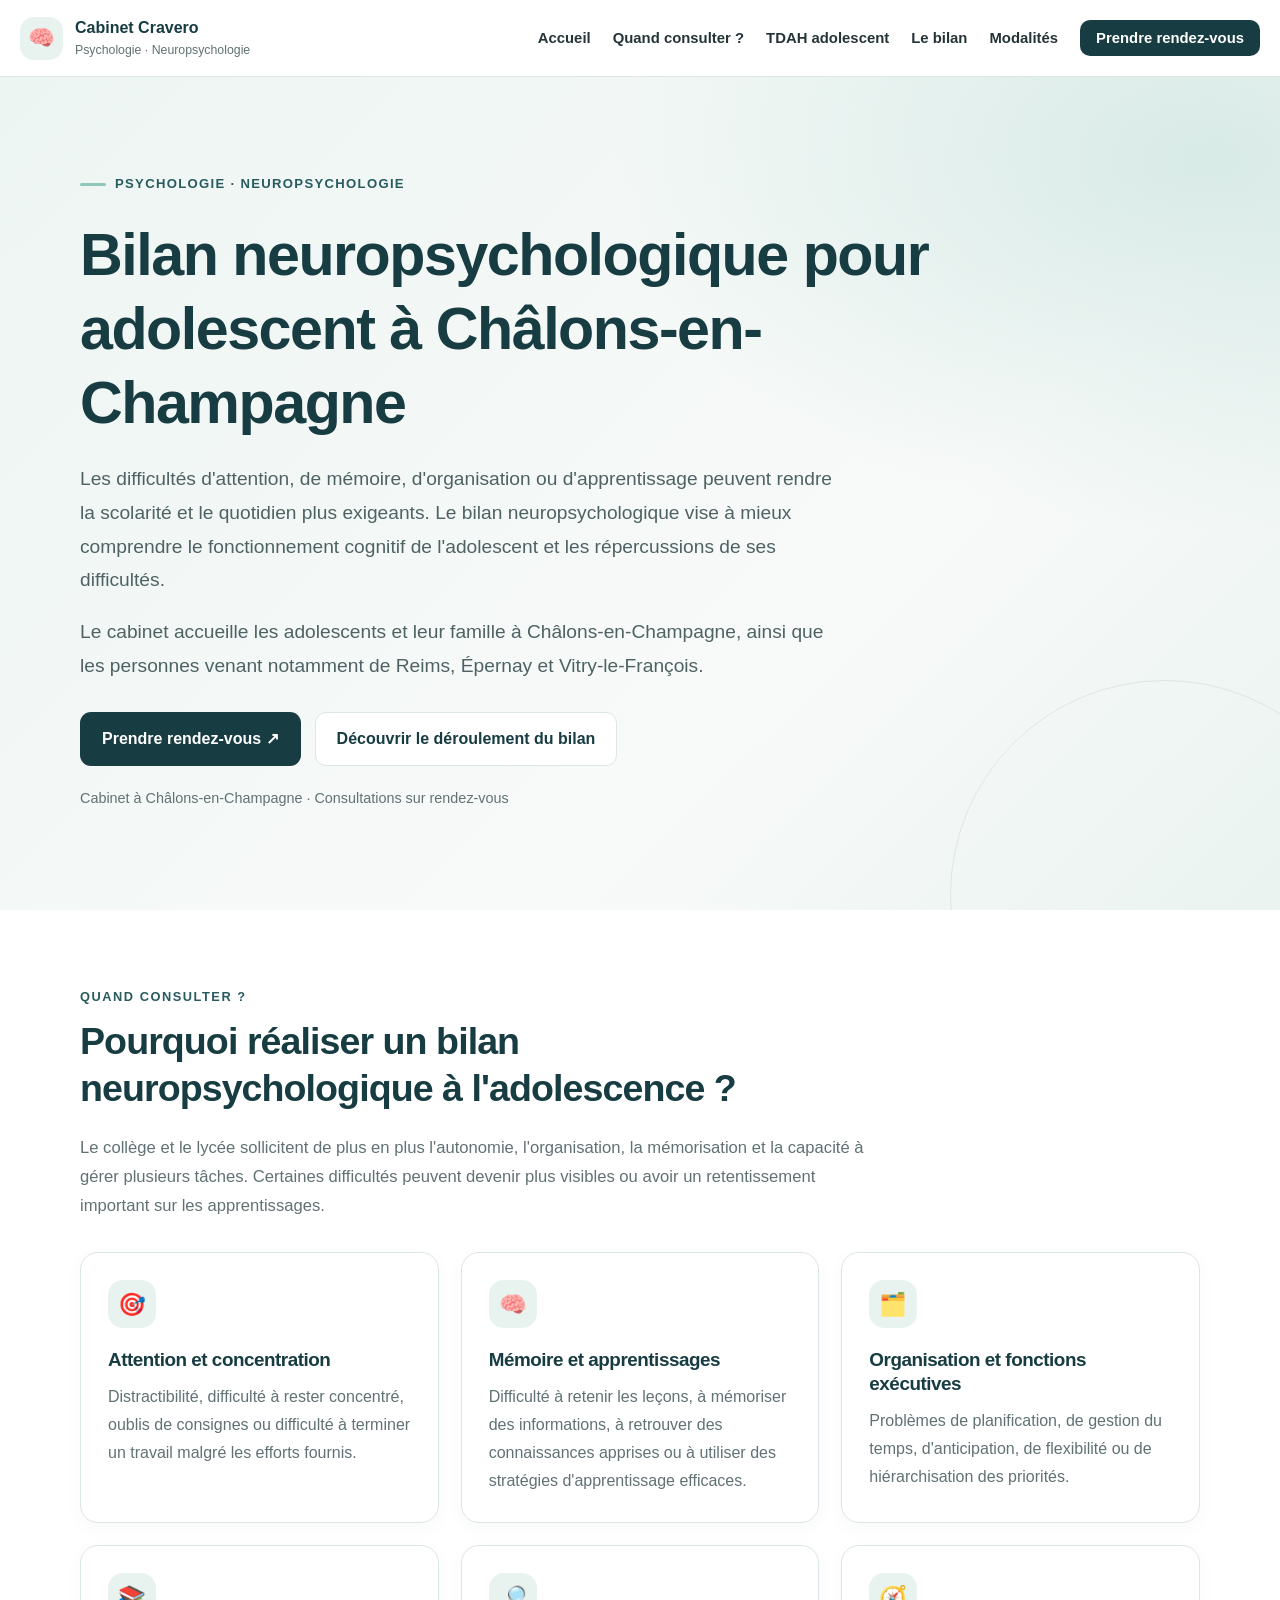
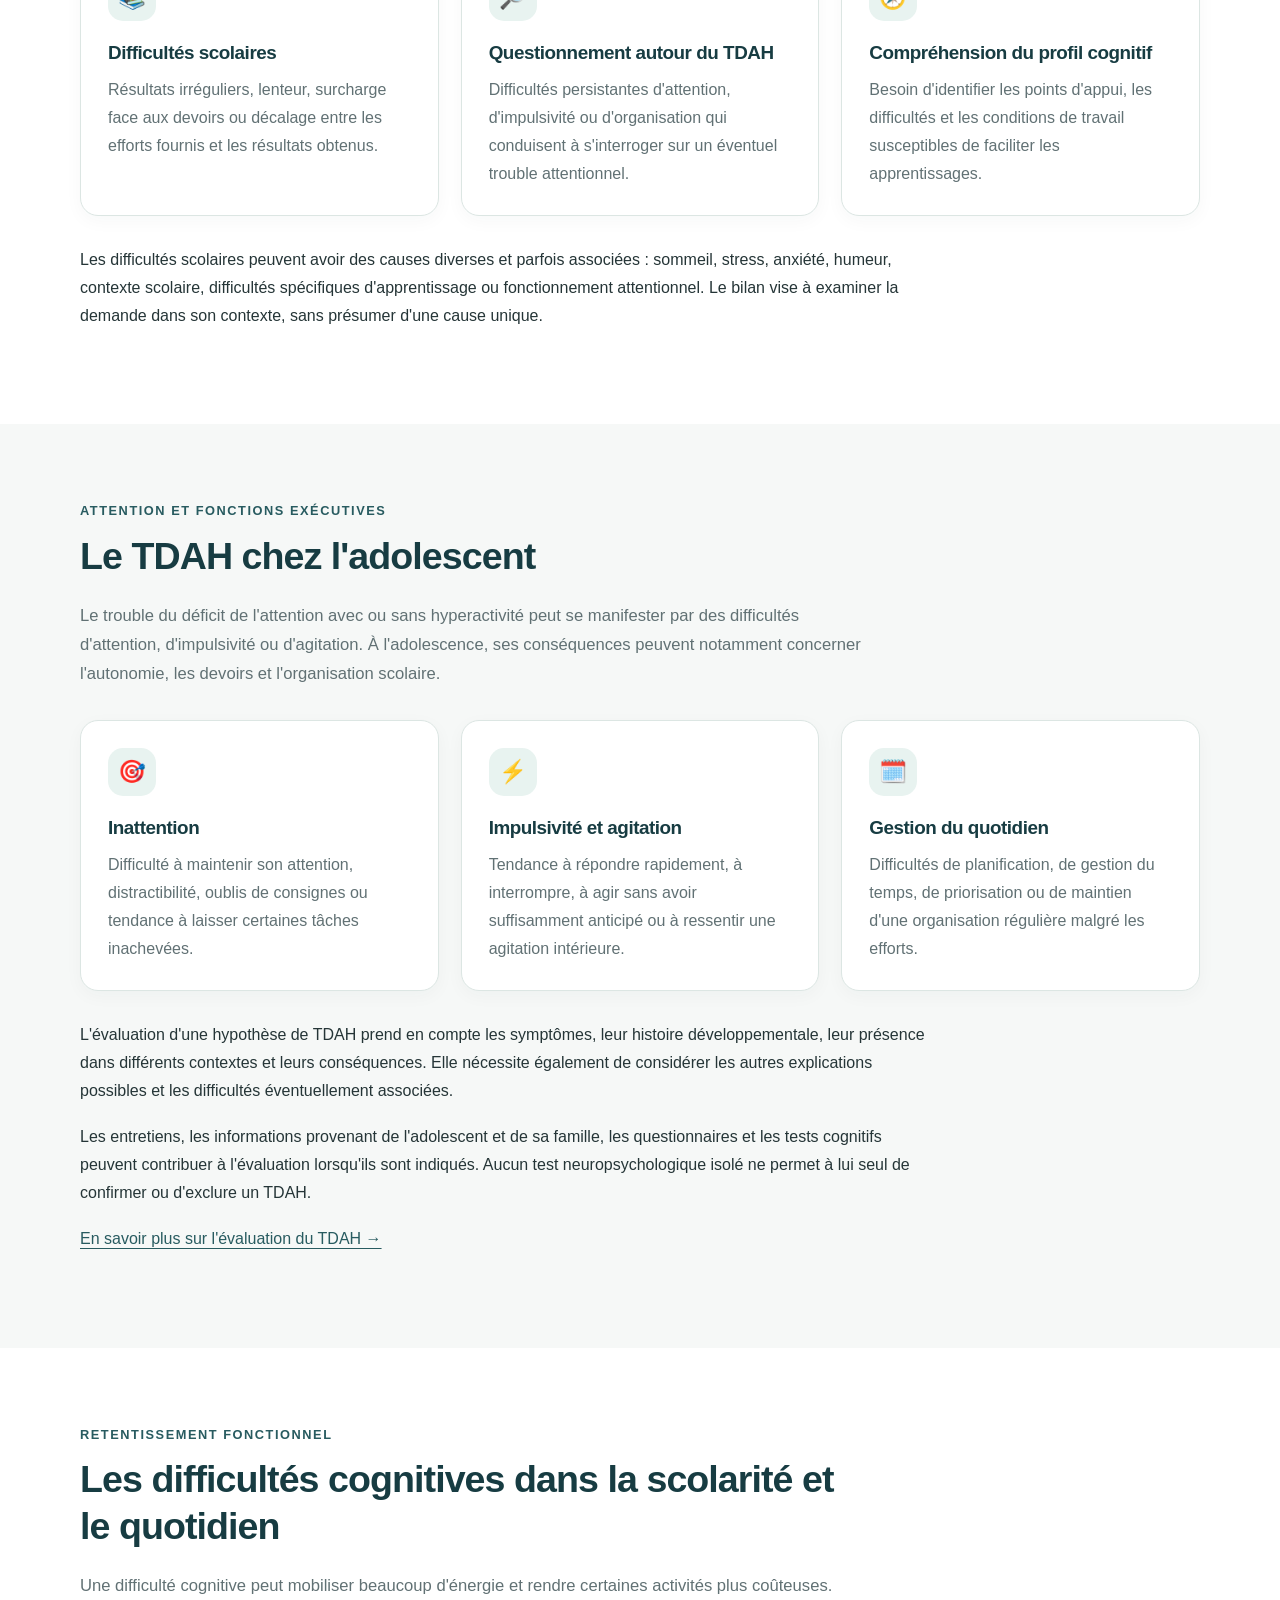
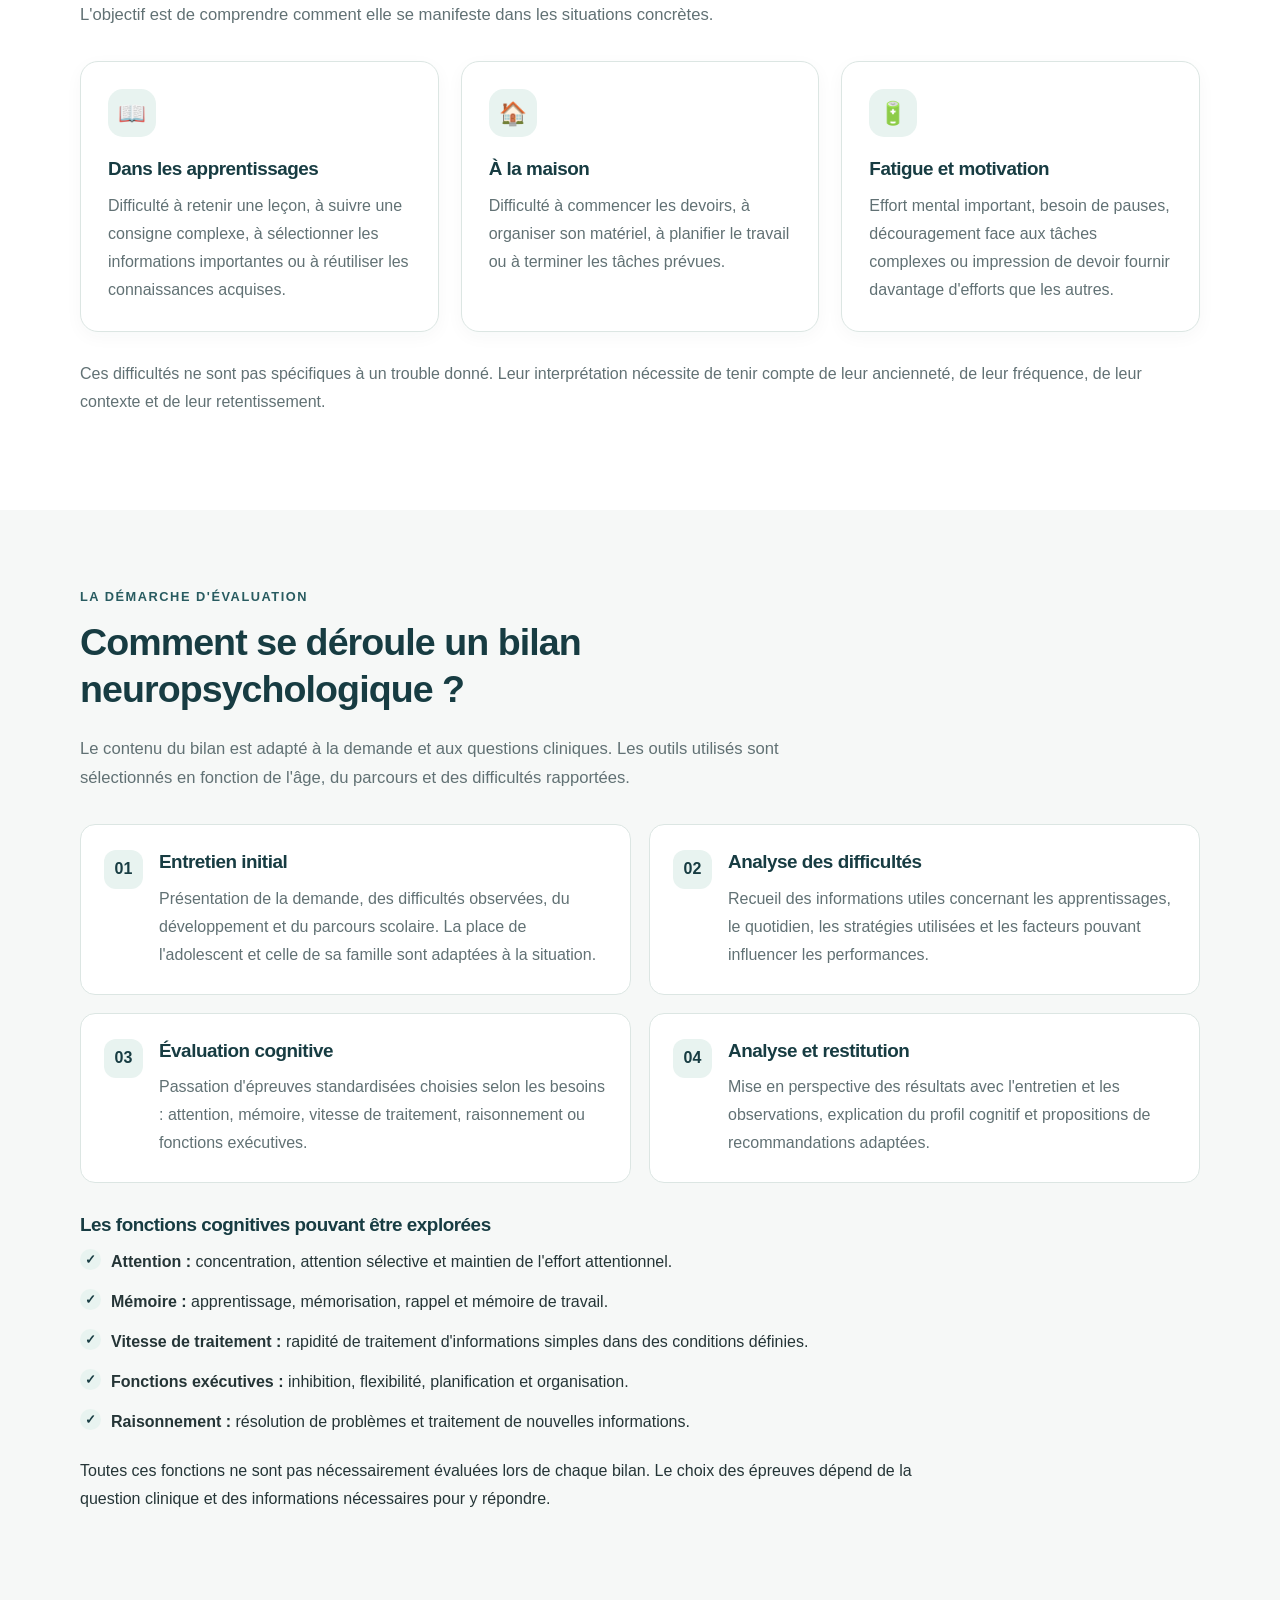
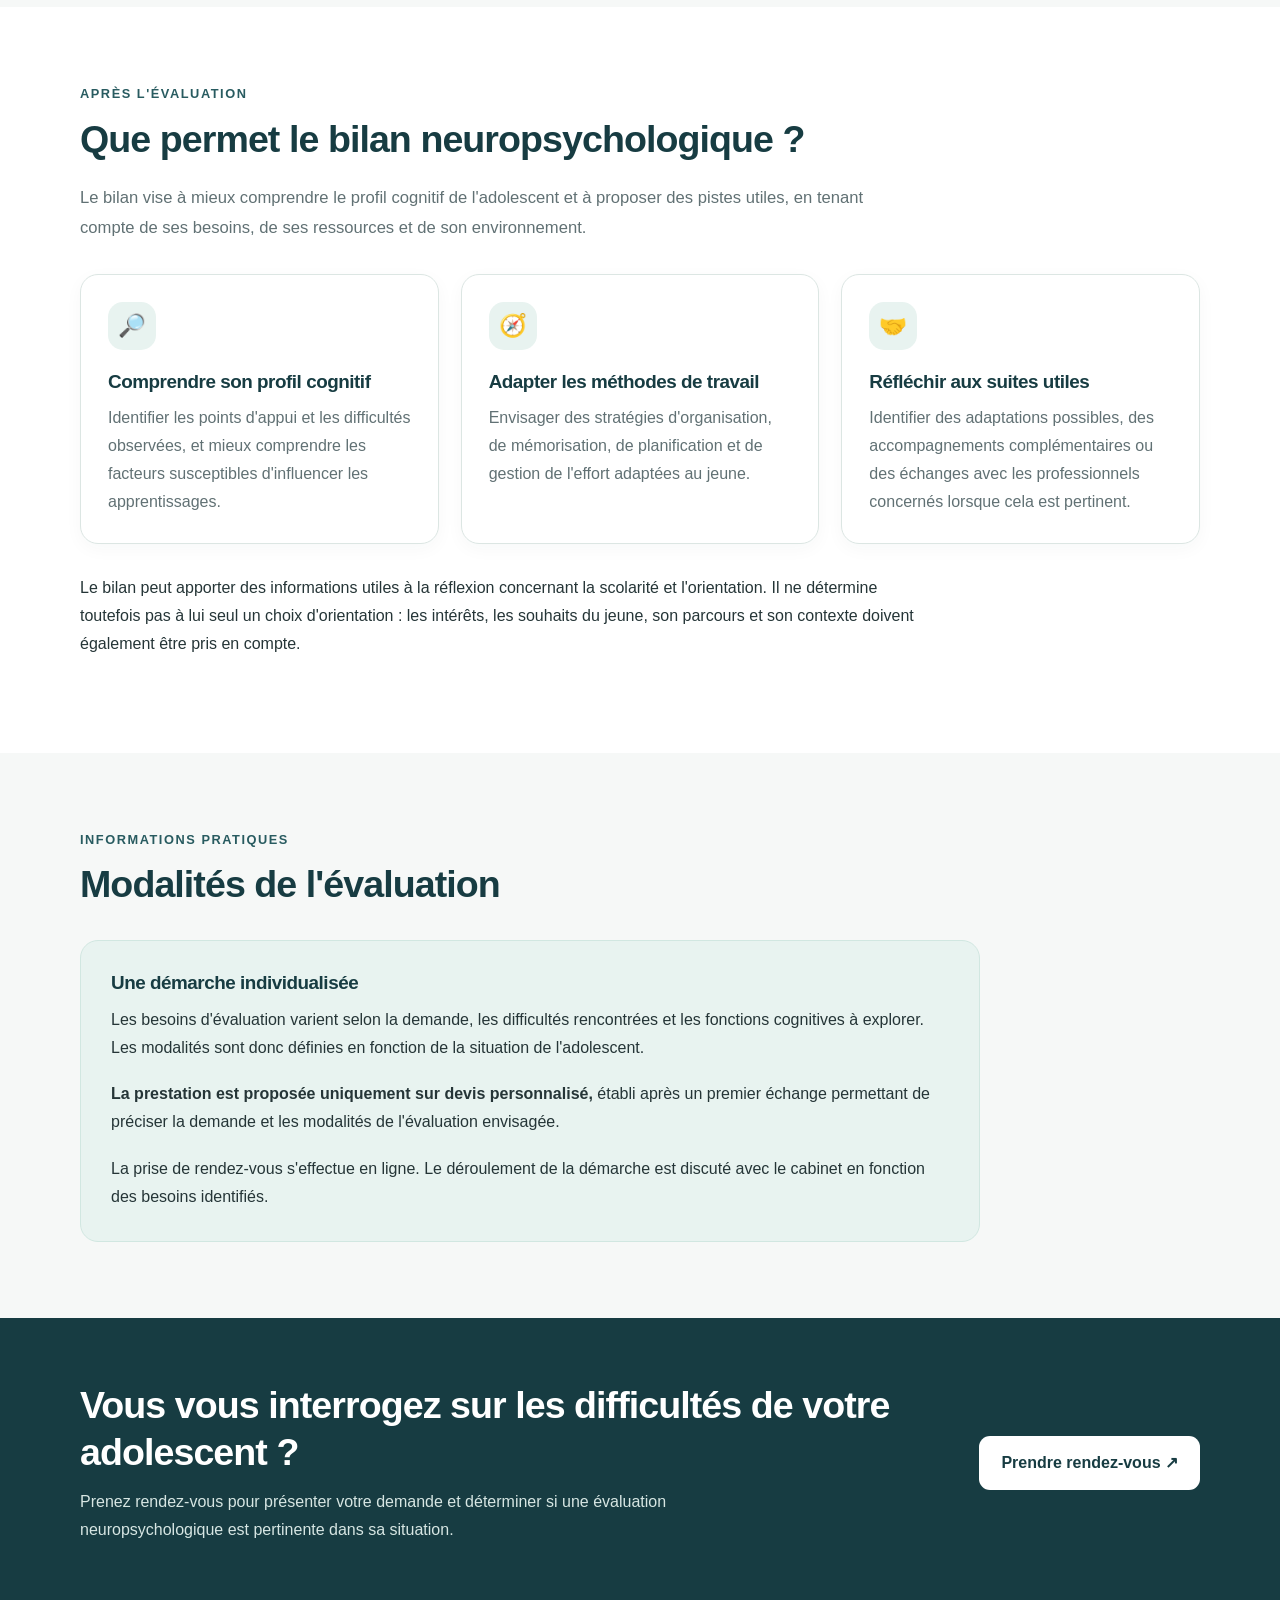
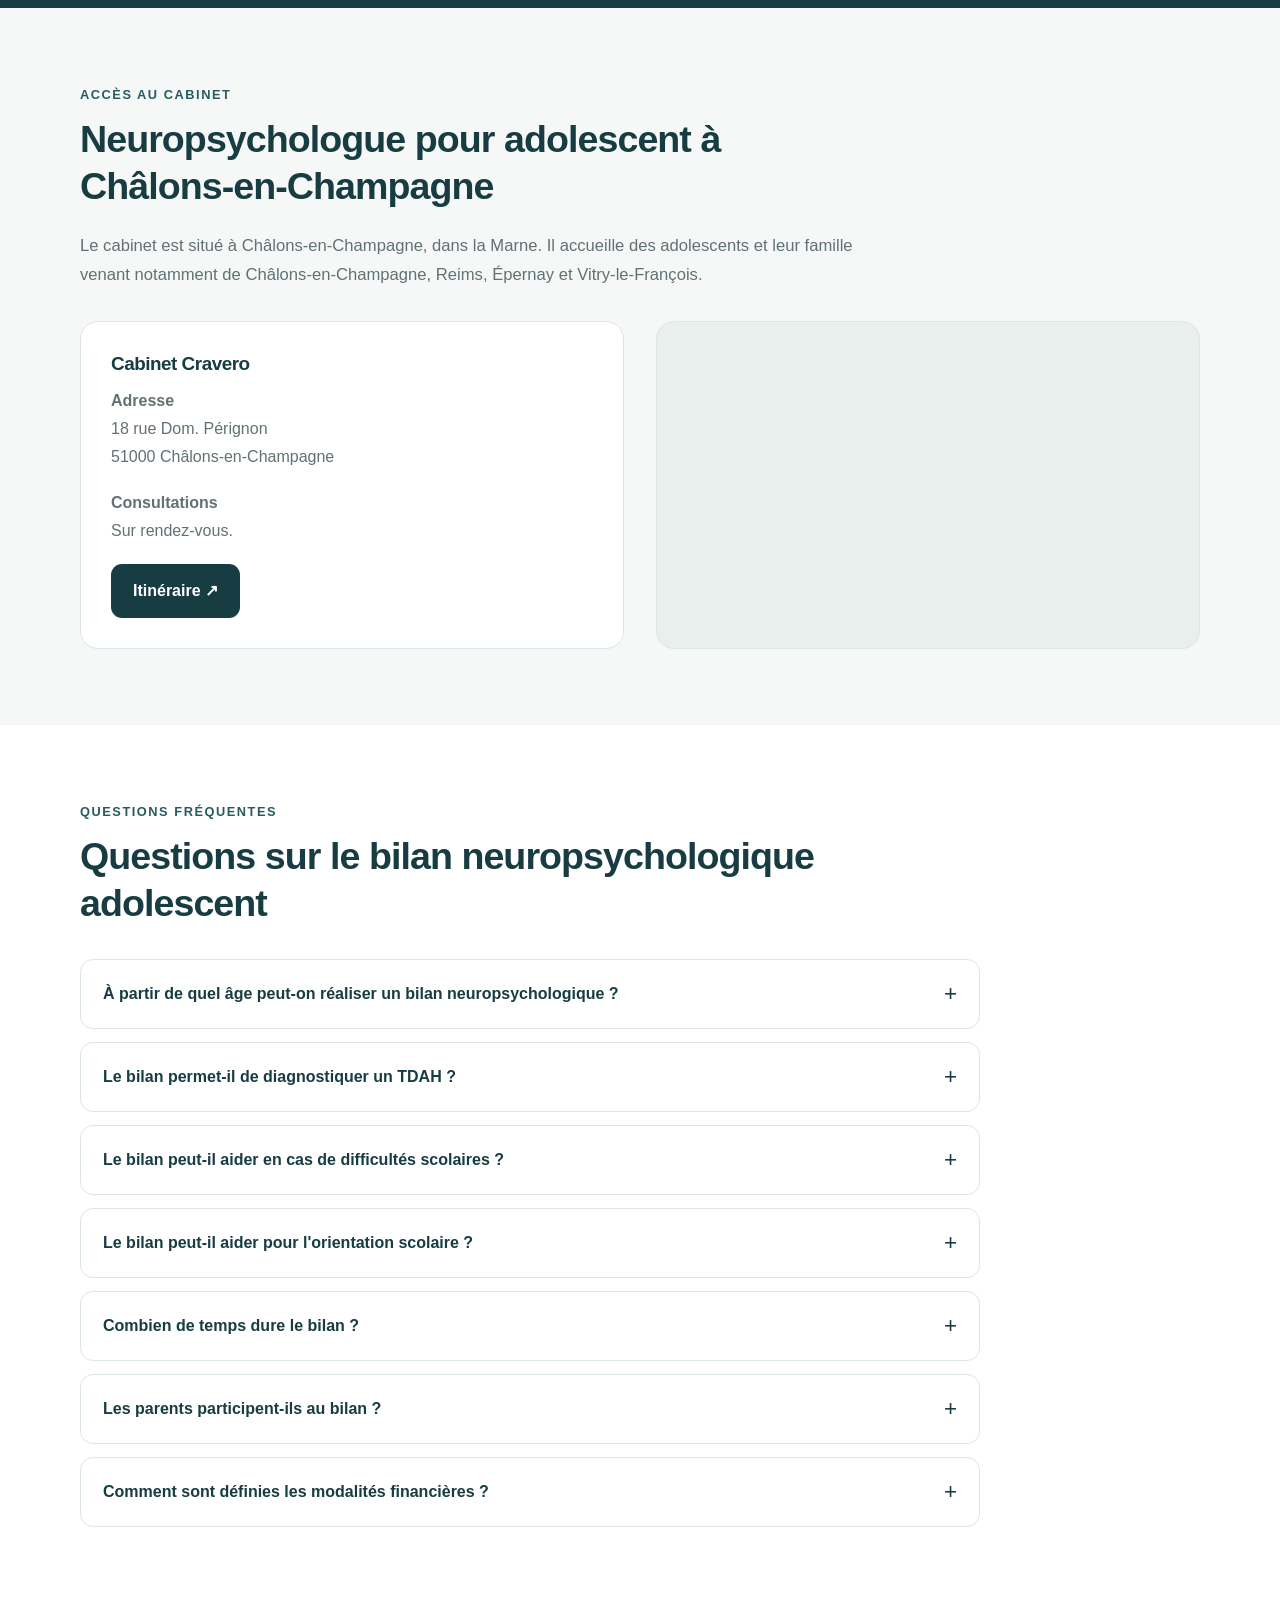
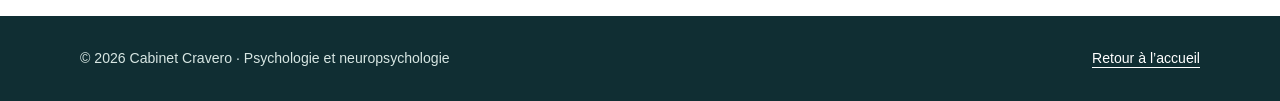
<file: pages/bilan-neuropsy-adolescent.html>
<!DOCTYPE html>
<html lang="fr">
<head>
  <meta charset="UTF-8">
  <meta name="viewport" content="width=device-width, initial-scale=1">

  <title>Bilan neuropsychologique adolescent à Châlons-en-Champagne | Julien Cravero</title>

  <meta name="description" content="Bilan neuropsychologique pour adolescent à Châlons-en-Champagne : attention, TDAH, mémoire, fonctions exécutives, difficultés scolaires et orientation. Évaluation personnalisée et recommandations adaptées.">

  <meta name="theme-color" content="#173c42">
  <meta name="robots" content="index, follow">

  <link rel="canonical" href="https://neuropsy-cravero.github.io/cabinet/pages/bilan-neuropsy-adolescent.html">
  <link rel="icon" href="../images/Psychologue_Cravero_favicon.ico">

  <style>
    :root {
      --primary: #173c42;
      --primary-light: #285b60;
      --accent: #8fc7bd;
      --accent-light: #e8f3f0;
      --background: #f6f8f7;
      --surface: #ffffff;
      --text: #253537;
      --muted: #617174;
      --border: #dce6e3;
      --shadow: 0 12px 35px rgba(23, 60, 66, 0.08);
      --radius: 18px;
      --content: 1120px;
    }

    *,
    *::before,
    *::after {
      box-sizing: border-box;
    }

    html {
      scroll-behavior: smooth;
      scroll-padding-top: 95px;
    }

    body {
      margin: 0;
      font-family: Inter, -apple-system, BlinkMacSystemFont, "Segoe UI",
                   Roboto, Helvetica, Arial, sans-serif;
      color: var(--text);
      background: var(--background);
      line-height: 1.75;
      font-size: 16px;
    }

    img {
      display: block;
      max-width: 100%;
      height: auto;
    }

    a {
      color: var(--primary-light);
      text-underline-offset: 4px;
    }

    a:focus-visible,
    button:focus-visible,
    summary:focus-visible {
      outline: 3px solid #e4a84b;
      outline-offset: 4px;
    }

    p {
      margin: 0 0 1.15rem;
    }

    h1,
    h2,
    h3 {
      color: var(--primary);
      font-weight: 750;
      line-height: 1.25;
      letter-spacing: -0.025em;
    }

    h1 {
      max-width: 850px;
      margin: 0 0 1.4rem;
      font-size: clamp(2.15rem, 5vw, 3.7rem);
    }

    h2 {
      margin: 0 0 1.3rem;
      font-size: clamp(1.7rem, 3vw, 2.35rem);
    }

    h3 {
      margin: 0 0 0.7rem;
      font-size: 1.18rem;
    }

    ul {
      margin: 0 0 1.3rem;
      padding-left: 1.4rem;
    }

    li {
      margin-bottom: 0.55rem;
      padding-left: 0.15rem;
    }

    .container {
      width: min(var(--content), calc(100% - 40px));
      margin-inline: auto;
    }

    .skip-link {
      position: absolute;
      top: -100px;
      left: 16px;
      z-index: 2000;
      padding: 12px 18px;
      color: white;
      background: var(--primary);
      border-radius: 8px;
    }

    .skip-link:focus {
      top: 12px;
    }

    /* Navigation */

    .site-header {
      position: sticky;
      top: 0;
      z-index: 1000;
      background: rgba(255, 255, 255, 0.97);
      border-bottom: 1px solid var(--border);
      backdrop-filter: blur(12px);
    }

    .header-inner {
      width: min(1280px, calc(100% - 40px));
      min-height: 76px;
      margin-inline: auto;
      display: flex;
      align-items: center;
      justify-content: space-between;
      gap: 24px;
    }

    .brand {
      display: flex;
      align-items: center;
      gap: 12px;
      color: var(--primary);
      text-decoration: none;
      font-weight: 800;
      line-height: 1.3;
    }

    .brand-mark {
      display: grid;
      place-items: center;
      width: 43px;
      height: 43px;
      flex: 0 0 43px;
      border-radius: 14px;
      background: var(--accent-light);
      font-size: 1.35rem;
    }

    .brand small {
      display: block;
      margin-top: 3px;
      color: var(--muted);
      font-size: 0.77rem;
      font-weight: 500;
    }

    .nav-toggle {
      display: none;
      align-items: center;
      justify-content: center;
      width: 44px;
      height: 44px;
      border: 1px solid var(--border);
      border-radius: 12px;
      background: white;
      color: var(--primary);
      font-size: 1.4rem;
      cursor: pointer;
    }

    .main-nav ul {
      display: flex;
      align-items: center;
      gap: 22px;
      margin: 0;
      padding: 0;
      list-style: none;
    }

    .main-nav li {
      margin: 0;
      padding: 0;
    }

    .main-nav a {
      color: var(--text);
      font-size: 0.93rem;
      font-weight: 650;
      text-decoration: none;
    }

    .main-nav a:hover {
      color: var(--primary-light);
    }

    .main-nav .nav-cta {
      padding: 10px 16px;
      color: white;
      background: var(--primary);
      border-radius: 10px;
    }

    .main-nav .nav-cta:hover {
      color: white;
      background: var(--primary-light);
    }

    /* Hero */

    .hero {
      position: relative;
      overflow: hidden;
      padding: 90px 0 80px;
      background:
        radial-gradient(
          ellipse at 95% 10%,
          rgba(143, 199, 189, 0.3),
          transparent 35%
        ),
        linear-gradient(135deg, #edf5f2 0%, #f8faf9 65%, #eaf3f0 100%);
    }

    .hero::after {
      position: absolute;
      right: -100px;
      bottom: -200px;
      width: 430px;
      height: 430px;
      content: "";
      border: 1px solid rgba(40, 91, 96, 0.1);
      border-radius: 50%;
      pointer-events: none;
    }

    .hero-content {
      position: relative;
      z-index: 1;
      max-width: 850px;
    }

    .eyebrow {
      display: inline-flex;
      align-items: center;
      gap: 9px;
      margin-bottom: 22px;
      color: var(--primary-light);
      font-size: 0.82rem;
      font-weight: 800;
      letter-spacing: 0.1em;
      text-transform: uppercase;
    }

    .eyebrow::before {
      width: 26px;
      height: 3px;
      content: "";
      background: var(--accent);
      border-radius: 99px;
    }

    .hero-intro {
      max-width: 760px;
      color: #4e6264;
      font-size: clamp(1.05rem, 2vw, 1.2rem);
    }

    .hero-actions {
      display: flex;
      flex-wrap: wrap;
      align-items: center;
      gap: 14px;
      margin-top: 30px;
    }

    .btn {
      display: inline-flex;
      align-items: center;
      justify-content: center;
      min-height: 48px;
      padding: 12px 21px;
      border: 1px solid transparent;
      border-radius: 11px;
      font: inherit;
      font-weight: 750;
      text-align: center;
      text-decoration: none;
      transition: transform 0.2s ease, background 0.2s ease;
    }

    .btn:hover {
      transform: translateY(-2px);
    }

    .btn-primary {
      color: white;
      background: var(--primary);
    }

    .btn-primary:hover {
      color: white;
      background: var(--primary-light);
    }

    .btn-secondary {
      color: var(--primary);
      background: white;
      border-color: var(--border);
    }

    .btn-secondary:hover {
      background: var(--accent-light);
    }

    .hero-note {
      margin-top: 20px;
      color: var(--muted);
      font-size: 0.9rem;
    }

    /* Sections */

    .section {
      padding: 76px 0;
    }

    .section-white {
      background: var(--surface);
    }

    .section-heading {
      max-width: 790px;
      margin-bottom: 32px;
    }

    .section-heading p {
      color: var(--muted);
      font-size: 1.04rem;
    }

    .section-kicker {
      display: block;
      margin-bottom: 10px;
      color: var(--primary-light);
      font-size: 0.8rem;
      font-weight: 800;
      letter-spacing: 0.12em;
      text-transform: uppercase;
    }

    .text-column {
      max-width: 850px;
    }

    /* Cards */

    .card-grid {
      display: grid;
      grid-template-columns: repeat(3, minmax(0, 1fr));
      gap: 22px;
    }

    .card {
      padding: 27px;
      background: white;
      border: 1px solid var(--border);
      border-radius: var(--radius);
      box-shadow: 0 5px 18px rgba(23, 60, 66, 0.035);
    }

    .card-icon {
      display: grid;
      place-items: center;
      width: 48px;
      height: 48px;
      margin-bottom: 20px;
      border-radius: 15px;
      background: var(--accent-light);
      font-size: 1.4rem;
    }

    .card p {
      margin-bottom: 0;
      color: var(--muted);
    }

    .check-list {
      padding: 0;
      list-style: none;
    }

    .check-list li {
      position: relative;
      margin-bottom: 12px;
      padding-left: 31px;
    }

    .check-list li::before {
      position: absolute;
      top: 0.1em;
      left: 0;
      display: grid;
      place-items: center;
      width: 21px;
      height: 21px;
      content: "✓";
      color: var(--primary);
      background: var(--accent-light);
      border-radius: 50%;
      font-size: 0.8rem;
      font-weight: 900;
    }

    /* Steps */

    .steps {
      display: grid;
      grid-template-columns: repeat(2, minmax(0, 1fr));
      gap: 18px;
      counter-reset: assessment;
    }

    .step {
      position: relative;
      min-height: 150px;
      padding: 25px 25px 25px 78px;
      background: white;
      border: 1px solid var(--border);
      border-radius: 15px;
      counter-increment: assessment;
    }

    .step::before {
      position: absolute;
      top: 25px;
      left: 23px;
      display: grid;
      place-items: center;
      width: 39px;
      height: 39px;
      content: counter(assessment, decimal-leading-zero);
      color: var(--primary);
      background: var(--accent-light);
      border-radius: 12px;
      font-weight: 850;
    }

    .step p {
      margin: 0;
      color: var(--muted);
    }

    /* CTA */

    .cta-section {
      padding: 64px 0;
      background: var(--primary);
      color: white;
    }

    .cta-inner {
      display: flex;
      align-items: center;
      justify-content: space-between;
      gap: 30px;
    }

    .cta-inner h2 {
      margin-bottom: 12px;
      color: white;
    }

    .cta-inner p {
      max-width: 680px;
      margin-bottom: 0;
      color: #d7e6e3;
    }

    .cta-section .btn {
      flex-shrink: 0;
      color: var(--primary);
      background: white;
    }

    .cta-section .btn:hover {
      background: var(--accent-light);
    }

    /* Modalités */

    .quote-panel {
      max-width: 900px;
      padding: 30px;
      background: var(--accent-light);
      border: 1px solid #d1e7e1;
      border-radius: var(--radius);
    }

    .quote-panel p:last-child {
      margin-bottom: 0;
    }

    /* Localisation */

    .location-box {
      display: grid;
      grid-template-columns: 1fr 1fr;
      gap: 32px;
      align-items: stretch;
    }

    .location-details {
      padding: 30px;
      background: white;
      border: 1px solid var(--border);
      border-radius: var(--radius);
    }

    .location-details p {
      color: var(--muted);
    }

    .map-frame {
      min-height: 320px;
      overflow: hidden;
      background: #e8efed;
      border: 1px solid var(--border);
      border-radius: var(--radius);
    }

    .map-frame iframe {
      display: block;
      width: 100%;
      height: 100%;
      min-height: 320px;
      border: 0;
    }

    /* FAQ */

    .faq-list {
      max-width: 900px;
    }

    .faq-item {
      margin-bottom: 13px;
      overflow: hidden;
      background: white;
      border: 1px solid var(--border);
      border-radius: 13px;
    }

    .faq-item summary {
      position: relative;
      padding: 20px 52px 20px 22px;
      color: var(--primary);
      font-weight: 750;
      cursor: pointer;
      list-style: none;
    }

    .faq-item summary::-webkit-details-marker {
      display: none;
    }

    .faq-item summary::after {
      position: absolute;
      top: 50%;
      right: 22px;
      content: "+";
      transform: translateY(-50%);
      font-size: 1.4rem;
      font-weight: 500;
    }

    .faq-item[open] summary::after {
      content: "−";
    }

    .faq-answer {
      padding: 0 22px 20px;
      color: var(--muted);
    }

    .faq-answer p:last-child {
      margin-bottom: 0;
    }

    /* Footer */

    .site-footer {
      padding: 30px 0;
      background: #102e33;
      color: #d7e6e3;
    }

    .footer-inner {
      display: flex;
      align-items: center;
      justify-content: space-between;
      flex-wrap: wrap;
      gap: 16px;
    }

    .site-footer p {
      margin: 0;
      font-size: 0.88rem;
    }

    .site-footer a {
      color: white;
    }

    /* Responsive */

    @media (max-width: 900px) {
      .nav-toggle {
        display: inline-flex;
      }

      .main-nav {
        position: absolute;
        top: 100%;
        right: 0;
        left: 0;
        display: none;
        padding: 12px 20px 20px;
        background: white;
        border-bottom: 1px solid var(--border);
        box-shadow: var(--shadow);
      }

      .main-nav.is-open {
        display: block;
      }

      .main-nav ul {
        align-items: stretch;
        flex-direction: column;
        gap: 0;
        width: min(var(--content), 100%);
        margin: auto;
      }

      .main-nav a {
        display: block;
        padding: 13px 8px;
      }

      .main-nav .nav-cta {
        margin-top: 8px;
        text-align: center;
      }

      .card-grid {
        grid-template-columns: repeat(2, minmax(0, 1fr));
      }

      .cta-inner {
        align-items: flex-start;
        flex-direction: column;
      }
    }

    @media (max-width: 620px) {
      .container {
        width: min(calc(100% - 32px), var(--content));
      }

      .header-inner {
        width: calc(100% - 32px);
        min-height: 68px;
      }

      .brand {
        font-size: 0.94rem;
      }

      .brand small {
        font-size: 0.72rem;
      }

      .hero {
        padding: 62px 0 58px;
      }

      .section {
        padding: 55px 0;
      }

      .card-grid,
      .steps,
      .location-box {
        grid-template-columns: 1fr;
      }

      .card {
        padding: 23px;
      }

      .step {
        padding-left: 72px;
      }

      .quote-panel,
      .location-details {
        padding: 23px;
      }

      .hero-actions {
        align-items: stretch;
        flex-direction: column;
      }

      .hero-actions .btn {
        width: 100%;
      }

      .map-frame,
      .map-frame iframe {
        min-height: 270px;
      }

      .footer-inner {
        align-items: flex-start;
        flex-direction: column;
      }
    }

    @media (prefers-reduced-motion: reduce) {
      *,
      *::before,
      *::after {
        scroll-behavior: auto !important;
        transition-duration: 0.01ms !important;
        animation-duration: 0.01ms !important;
      }
    }
  </style>

  <script type="application/ld+json">
  {
    "@context": "https://schema.org",
    "@type": "WebPage",
    "name": "Bilan neuropsychologique adolescent à Châlons-en-Champagne",
    "url": "https://neuropsy-cravero.github.io/cabinet/pages/bilan-neuropsy-adolescent.html",
    "description": "Bilan neuropsychologique chez l'adolescent à Châlons-en-Champagne : attention, mémoire, fonctions exécutives, difficultés scolaires et orientation.",
    "inLanguage": "fr-FR",
    "about": {
      "@type": "Service",
      "name": "Bilan neuropsychologique adolescent",
      "areaServed": [
        "Châlons-en-Champagne",
        "Reims",
        "Épernay",
        "Vitry-le-François"
      ],
      "provider": {
        "@type": "Person",
        "name": "Julien Cravero",
        "jobTitle": "Psychologue"
      }
    }
  }
  </script>
</head>

<body>
  <a class="skip-link" href="#contenu">Aller au contenu principal</a>

  <!-- NAVIGATION -->
  <header class="site-header">
    <div class="header-inner">
      <a class="brand" href="../index.html" aria-label="Cabinet Cravero, accueil">
        <span class="brand-mark" aria-hidden="true">🧠</span>
        <span>
          Cabinet Cravero
          <small>Psychologie · Neuropsychologie</small>
        </span>
      </a>

      <button
        class="nav-toggle"
        type="button"
        aria-label="Ouvrir le menu"
        aria-expanded="false"
        aria-controls="navigation-principale">
        ☰
      </button>

      <nav class="main-nav" id="navigation-principale" aria-label="Navigation principale">
        <ul>
          <li><a href="../index.html">Accueil</a></li>
          <li><a href="#indications">Quand consulter ?</a></li>
          <li><a href="#tdah">TDAH adolescent</a></li>
          <li><a href="#bilan">Le bilan</a></li>
          <li><a href="#modalites">Modalités</a></li>
          <li>
            <a
              class="nav-cta"
              href="https://perfactive.fr/neuropsychologue/chalons-en-champagne/julien-cravero"
              target="_blank"
              rel="noopener noreferrer">Prendre rendez-vous</a>
          </li>
        </ul>
      </nav>
    </div>
  </header>

  <main id="contenu">

    <!-- HERO -->
    <section class="hero">
      <div class="container">
        <div class="hero-content">
          <span class="eyebrow">Psychologie · Neuropsychologie</span>

          <h1>Bilan neuropsychologique pour adolescent à Châlons-en-Champagne</h1>

          <p class="hero-intro">
            Les difficultés d'attention, de mémoire, d'organisation ou
            d'apprentissage peuvent rendre la scolarité et le quotidien plus
            exigeants. Le bilan neuropsychologique vise à mieux comprendre le
            fonctionnement cognitif de l'adolescent et les répercussions de
            ses difficultés.
          </p>

          <p class="hero-intro">
            Le cabinet accueille les adolescents et leur famille à
            Châlons-en-Champagne, ainsi que les personnes venant notamment de
            Reims, Épernay et Vitry-le-François.
          </p>

          <div class="hero-actions">
            <a
              class="btn btn-primary"
              href="https://perfactive.fr/neuropsychologue/chalons-en-champagne/julien-cravero"
              target="_blank"
              rel="noopener noreferrer">Prendre rendez-vous ↗</a>

            <a class="btn btn-secondary" href="#bilan">
              Découvrir le déroulement du bilan
            </a>
          </div>

          <p class="hero-note">
            Cabinet à Châlons-en-Champagne · Consultations sur rendez-vous
          </p>
        </div>
      </div>
    </section>

    <!-- INDICATIONS -->
    <section class="section section-white" id="indications">
      <div class="container">
        <div class="section-heading">
          <span class="section-kicker">Quand consulter ?</span>
          <h2>Pourquoi réaliser un bilan neuropsychologique à l'adolescence ?</h2>
          <p>
            Le collège et le lycée sollicitent de plus en plus l'autonomie,
            l'organisation, la mémorisation et la capacité à gérer plusieurs
            tâches. Certaines difficultés peuvent devenir plus visibles ou
            avoir un retentissement important sur les apprentissages.
          </p>
        </div>

        <div class="card-grid">
          <article class="card">
            <div class="card-icon" aria-hidden="true">🎯</div>
            <h3>Attention et concentration</h3>
            <p>
              Distractibilité, difficulté à rester concentré, oublis de consignes
              ou difficulté à terminer un travail malgré les efforts fournis.
            </p>
          </article>

          <article class="card">
            <div class="card-icon" aria-hidden="true">🧠</div>
            <h3>Mémoire et apprentissages</h3>
            <p>
              Difficulté à retenir les leçons, à mémoriser des informations,
              à retrouver des connaissances apprises ou à utiliser des stratégies
              d'apprentissage efficaces.
            </p>
          </article>

          <article class="card">
            <div class="card-icon" aria-hidden="true">🗂️</div>
            <h3>Organisation et fonctions exécutives</h3>
            <p>
              Problèmes de planification, de gestion du temps, d'anticipation,
              de flexibilité ou de hiérarchisation des priorités.
            </p>
          </article>

          <article class="card">
            <div class="card-icon" aria-hidden="true">📚</div>
            <h3>Difficultés scolaires</h3>
            <p>
              Résultats irréguliers, lenteur, surcharge face aux devoirs ou
              décalage entre les efforts fournis et les résultats obtenus.
            </p>
          </article>

          <article class="card">
            <div class="card-icon" aria-hidden="true">🔎</div>
            <h3>Questionnement autour du TDAH</h3>
            <p>
              Difficultés persistantes d'attention, d'impulsivité ou d'organisation
              qui conduisent à s'interroger sur un éventuel trouble attentionnel.
            </p>
          </article>

          <article class="card">
            <div class="card-icon" aria-hidden="true">🧭</div>
            <h3>Compréhension du profil cognitif</h3>
            <p>
              Besoin d'identifier les points d'appui, les difficultés et les
              conditions de travail susceptibles de faciliter les apprentissages.
            </p>
          </article>
        </div>

        <div class="text-column" style="margin-top:30px">
          <p>
            Les difficultés scolaires peuvent avoir des causes diverses et
            parfois associées : sommeil, stress, anxiété, humeur, contexte
            scolaire, difficultés spécifiques d'apprentissage ou fonctionnement
            attentionnel. Le bilan vise à examiner la demande dans son contexte,
            sans présumer d'une cause unique.
          </p>
        </div>
      </div>
    </section>

    <!-- TDAH -->
    <section class="section" id="tdah">
      <div class="container">
        <div class="section-heading">
          <span class="section-kicker">Attention et fonctions exécutives</span>
          <h2>Le TDAH chez l'adolescent</h2>
          <p>
            Le trouble du déficit de l'attention avec ou sans hyperactivité
            peut se manifester par des difficultés d'attention, d'impulsivité
            ou d'agitation. À l'adolescence, ses conséquences peuvent notamment
            concerner l'autonomie, les devoirs et l'organisation scolaire.
          </p>
        </div>

        <div class="card-grid">
          <article class="card">
            <div class="card-icon" aria-hidden="true">🎯</div>
            <h3>Inattention</h3>
            <p>
              Difficulté à maintenir son attention, distractibilité, oublis
              de consignes ou tendance à laisser certaines tâches inachevées.
            </p>
          </article>

          <article class="card">
            <div class="card-icon" aria-hidden="true">⚡</div>
            <h3>Impulsivité et agitation</h3>
            <p>
              Tendance à répondre rapidement, à interrompre, à agir sans avoir
              suffisamment anticipé ou à ressentir une agitation intérieure.
            </p>
          </article>

          <article class="card">
            <div class="card-icon" aria-hidden="true">🗓️</div>
            <h3>Gestion du quotidien</h3>
            <p>
              Difficultés de planification, de gestion du temps, de priorisation
              ou de maintien d'une organisation régulière malgré les efforts.
            </p>
          </article>
        </div>

        <div class="text-column" style="margin-top:30px">
          <p>
            L'évaluation d'une hypothèse de TDAH prend en compte les symptômes,
            leur histoire développementale, leur présence dans différents
            contextes et leurs conséquences. Elle nécessite également de
            considérer les autres explications possibles et les difficultés
            éventuellement associées.
          </p>

          <p>
            Les entretiens, les informations provenant de l'adolescent et de
            sa famille, les questionnaires et les tests cognitifs peuvent
            contribuer à l'évaluation lorsqu'ils sont indiqués. Aucun test
            neuropsychologique isolé ne permet à lui seul de confirmer ou
            d'exclure un TDAH.
          </p>

          <p>
            <a href="bilan-neuropsy-TDAH.html">
              En savoir plus sur l'évaluation du TDAH →
            </a>
          </p>
        </div>
      </div>
    </section>

    <!-- SCOLARITÉ ET QUOTIDIEN -->
    <section class="section section-white" id="quotidien">
      <div class="container">
        <div class="section-heading">
          <span class="section-kicker">Retentissement fonctionnel</span>
          <h2>Les difficultés cognitives dans la scolarité et le quotidien</h2>
          <p>
            Une difficulté cognitive peut mobiliser beaucoup d'énergie et rendre
            certaines activités plus coûteuses. L'objectif est de comprendre
            comment elle se manifeste dans les situations concrètes.
          </p>
        </div>

        <div class="card-grid">
          <article class="card">
            <div class="card-icon" aria-hidden="true">📖</div>
            <h3>Dans les apprentissages</h3>
            <p>
              Difficulté à retenir une leçon, à suivre une consigne complexe,
              à sélectionner les informations importantes ou à réutiliser
              les connaissances acquises.
            </p>
          </article>

          <article class="card">
            <div class="card-icon" aria-hidden="true">🏠</div>
            <h3>À la maison</h3>
            <p>
              Difficulté à commencer les devoirs, à organiser son matériel,
              à planifier le travail ou à terminer les tâches prévues.
            </p>
          </article>

          <article class="card">
            <div class="card-icon" aria-hidden="true">🔋</div>
            <h3>Fatigue et motivation</h3>
            <p>
              Effort mental important, besoin de pauses, découragement face
              aux tâches complexes ou impression de devoir fournir davantage
              d'efforts que les autres.
            </p>
          </article>
        </div>

        <p style="margin-top:28px; color:var(--muted)">
          Ces difficultés ne sont pas spécifiques à un trouble donné. Leur
          interprétation nécessite de tenir compte de leur ancienneté, de leur
          fréquence, de leur contexte et de leur retentissement.
        </p>
      </div>
    </section>

    <!-- DÉROULEMENT -->
    <section class="section" id="bilan">
      <div class="container">
        <div class="section-heading">
          <span class="section-kicker">La démarche d'évaluation</span>
          <h2>Comment se déroule un bilan neuropsychologique ?</h2>
          <p>
            Le contenu du bilan est adapté à la demande et aux questions
            cliniques. Les outils utilisés sont sélectionnés en fonction
            de l'âge, du parcours et des difficultés rapportées.
          </p>
        </div>

        <div class="steps">
          <article class="step">
            <h3>Entretien initial</h3>
            <p>
              Présentation de la demande, des difficultés observées, du
              développement et du parcours scolaire. La place de l'adolescent
              et celle de sa famille sont adaptées à la situation.
            </p>
          </article>

          <article class="step">
            <h3>Analyse des difficultés</h3>
            <p>
              Recueil des informations utiles concernant les apprentissages,
              le quotidien, les stratégies utilisées et les facteurs pouvant
              influencer les performances.
            </p>
          </article>

          <article class="step">
            <h3>Évaluation cognitive</h3>
            <p>
              Passation d'épreuves standardisées choisies selon les besoins :
              attention, mémoire, vitesse de traitement, raisonnement ou
              fonctions exécutives.
            </p>
          </article>

          <article class="step">
            <h3>Analyse et restitution</h3>
            <p>
              Mise en perspective des résultats avec l'entretien et les
              observations, explication du profil cognitif et propositions
              de recommandations adaptées.
            </p>
          </article>
        </div>

        <div class="text-column" style="margin-top:30px">
          <h3>Les fonctions cognitives pouvant être explorées</h3>

          <ul class="check-list">
            <li><strong>Attention :</strong> concentration, attention sélective et maintien de l'effort attentionnel.</li>
            <li><strong>Mémoire :</strong> apprentissage, mémorisation, rappel et mémoire de travail.</li>
            <li><strong>Vitesse de traitement :</strong> rapidité de traitement d'informations simples dans des conditions définies.</li>
            <li><strong>Fonctions exécutives :</strong> inhibition, flexibilité, planification et organisation.</li>
            <li><strong>Raisonnement :</strong> résolution de problèmes et traitement de nouvelles informations.</li>
          </ul>

          <p>
            Toutes ces fonctions ne sont pas nécessairement évaluées lors de
            chaque bilan. Le choix des épreuves dépend de la question clinique
            et des informations nécessaires pour y répondre.
          </p>
        </div>
      </div>
    </section>

    <!-- OBJECTIFS -->
    <section class="section section-white">
      <div class="container">
        <div class="section-heading">
          <span class="section-kicker">Après l'évaluation</span>
          <h2>Que permet le bilan neuropsychologique ?</h2>
          <p>
            Le bilan vise à mieux comprendre le profil cognitif de l'adolescent
            et à proposer des pistes utiles, en tenant compte de ses besoins,
            de ses ressources et de son environnement.
          </p>
        </div>

        <div class="card-grid">
          <article class="card">
            <div class="card-icon" aria-hidden="true">🔎</div>
            <h3>Comprendre son profil cognitif</h3>
            <p>
              Identifier les points d'appui et les difficultés observées,
              et mieux comprendre les facteurs susceptibles d'influencer
              les apprentissages.
            </p>
          </article>

          <article class="card">
            <div class="card-icon" aria-hidden="true">🧭</div>
            <h3>Adapter les méthodes de travail</h3>
            <p>
              Envisager des stratégies d'organisation, de mémorisation,
              de planification et de gestion de l'effort adaptées au jeune.
            </p>
          </article>

          <article class="card">
            <div class="card-icon" aria-hidden="true">🤝</div>
            <h3>Réfléchir aux suites utiles</h3>
            <p>
              Identifier des adaptations possibles, des accompagnements
              complémentaires ou des échanges avec les professionnels
              concernés lorsque cela est pertinent.
            </p>
          </article>
        </div>

        <div class="text-column" style="margin-top:30px">
          <p>
            Le bilan peut apporter des informations utiles à la réflexion
            concernant la scolarité et l'orientation. Il ne détermine toutefois
            pas à lui seul un choix d'orientation : les intérêts, les souhaits
            du jeune, son parcours et son contexte doivent également être pris
            en compte.
          </p>
        </div>
      </div>
    </section>

    <!-- MODALITÉS -->
    <section class="section" id="modalites">
      <div class="container">
        <div class="section-heading">
          <span class="section-kicker">Informations pratiques</span>
          <h2>Modalités de l'évaluation</h2>
        </div>

        <div class="quote-panel">
          <h3>Une démarche individualisée</h3>

          <p>
            Les besoins d'évaluation varient selon la demande, les difficultés
            rencontrées et les fonctions cognitives à explorer. Les modalités
            sont donc définies en fonction de la situation de l'adolescent.
          </p>

          <p>
            <strong>La prestation est proposée uniquement sur devis personnalisé,</strong>
            établi après un premier échange permettant de préciser la demande
            et les modalités de l'évaluation envisagée.
          </p>

          <p>
            La prise de rendez-vous s'effectue en ligne. Le déroulement de la
            démarche est discuté avec le cabinet en fonction des besoins identifiés.
          </p>
        </div>
      </div>
    </section>

    <!-- CTA -->
    <section class="cta-section">
      <div class="container cta-inner">
        <div>
          <h2>Vous vous interrogez sur les difficultés de votre adolescent ?</h2>
          <p>
            Prenez rendez-vous pour présenter votre demande et déterminer si une
            évaluation neuropsychologique est pertinente dans sa situation.
          </p>
        </div>

        <a
          class="btn"
          href="https://perfactive.fr/neuropsychologue/chalons-en-champagne/julien-cravero"
          target="_blank"
          rel="noopener noreferrer">Prendre rendez-vous ↗</a>
      </div>
    </section>

    <!-- LOCALISATION -->
    <section class="section" id="localisation">
      <div class="container">
        <div class="section-heading">
          <span class="section-kicker">Accès au cabinet</span>
          <h2>Neuropsychologue pour adolescent à Châlons-en-Champagne</h2>
          <p>
            Le cabinet est situé à Châlons-en-Champagne, dans la Marne. Il accueille
            des adolescents et leur famille venant notamment de Châlons-en-Champagne,
            Reims, Épernay et Vitry-le-François.
          </p>
        </div>

        <div class="location-box">
          <div class="location-details">
            <h3>Cabinet Cravero</h3>

            <p>
              <strong>Adresse</strong><br>
              18 rue Dom. Pérignon<br>
              51000 Châlons-en-Champagne
            </p>

            <p>
              <strong>Consultations</strong><br>
              Sur rendez-vous.
            </p>

            <a
              class="btn btn-primary"
              href="https://www.google.com/maps/search/?api=1&query=18+rue+Dom+P%C3%A9rignon+51000+Ch%C3%A2lons-en-Champagne"
              target="_blank"
              rel="noopener noreferrer">Itinéraire ↗</a>
          </div>

          <div class="map-frame">
            <iframe
              title="Localisation du cabinet de neuropsychologie à Châlons-en-Champagne"
              src="https://www.google.com/maps/embed?pb=!1m14!1m8!1m3!1d83826.1611855049!2d4.322825!3d48.96172!3m2!1i1024!2i768!4f13.1!3m3!1m2!1s0x47ebdf8679a49ae9%3A0xdf5cf80e3b6902c6!2sCabinet%20Neuropsychologue%20Cravero!5e0!3m2!1sfr!2sfr!4v1775661170406!5m2!1sfr!2sfr"
              loading="lazy"
              referrerpolicy="no-referrer-when-downgrade"
              allowfullscreen>
            </iframe>
          </div>
        </div>
      </div>
    </section>

    <!-- FAQ -->
    <section class="section section-white" id="faq">
      <div class="container">
        <div class="section-heading">
          <span class="section-kicker">Questions fréquentes</span>
          <h2>Questions sur le bilan neuropsychologique adolescent</h2>
        </div>

        <div class="faq-list">
          <details class="faq-item">
            <summary>À partir de quel âge peut-on réaliser un bilan neuropsychologique ?</summary>
            <div class="faq-answer">
              <p>
                Le bilan peut être envisagé à l'adolescence lorsque des questions
                concernant l'attention, la mémoire, les apprentissages ou le
                fonctionnement cognitif nécessitent une évaluation. Le contenu
                est adapté à l'âge et à la demande.
              </p>
            </div>
          </details>

          <details class="faq-item">
            <summary>Le bilan permet-il de diagnostiquer un TDAH ?</summary>
            <div class="faq-answer">
              <p>
                Le bilan peut contribuer à l'évaluation des difficultés
                attentionnelles et exécutives. Toutefois, les résultats aux
                tests ne suffisent pas à eux seuls à établir ou à exclure un
                diagnostic de TDAH, qui nécessite une évaluation clinique globale.
              </p>
            </div>
          </details>

          <details class="faq-item">
            <summary>Le bilan peut-il aider en cas de difficultés scolaires ?</summary>
            <div class="faq-answer">
              <p>
                Oui. Il peut aider à mieux comprendre certains mécanismes
                cognitifs impliqués dans les difficultés, à identifier les
                points d'appui et à proposer des stratégies ou adaptations
                pertinentes. D'autres évaluations spécialisées peuvent être
                indiquées selon la situation.
              </p>
            </div>
          </details>

          <details class="faq-item">
            <summary>Le bilan peut-il aider pour l'orientation scolaire ?</summary>
            <div class="faq-answer">
              <p>
                Il peut apporter des informations utiles sur le profil cognitif
                et les conditions de travail favorables. L'orientation doit
                également tenir compte des intérêts, des souhaits du jeune,
                de son parcours scolaire et de son contexte.
              </p>
            </div>
          </details>

          <details class="faq-item">
            <summary>Combien de temps dure le bilan ?</summary>
            <div class="faq-answer">
              <p>
                La durée dépend de la demande, des fonctions à explorer et des
                investigations nécessaires. Les modalités sont précisées après
                un premier échange.
              </p>
            </div>
          </details>

          <details class="faq-item">
            <summary>Les parents participent-ils au bilan ?</summary>
            <div class="faq-answer">
              <p>
                La famille contribue généralement au recueil des informations
                nécessaires à la compréhension de la situation. La place donnée
                aux parents et à l'adolescent est adaptée à l'âge, à la demande
                et aux objectifs de l'évaluation.
              </p>
            </div>
          </details>

          <details class="faq-item">
            <summary>Comment sont définies les modalités financières ?</summary>
            <div class="faq-answer">
              <p>
                La prestation est proposée uniquement sur devis personnalisé.
                Les modalités sont précisées après un premier échange sur la
                demande et le contenu de l'évaluation envisagée.
              </p>
            </div>
          </details>
        </div>
      </div>
    </section>
  </main>

  <!-- FOOTER -->
  <footer class="site-footer">
    <div class="container footer-inner">
      <p>
        © <span id="annee"></span> Cabinet Cravero · Psychologie et neuropsychologie
      </p>
      <p><a href="../index.html">Retour à l’accueil</a></p>
    </div>
  </footer>

  <script>
    (() => {
      const toggle = document.querySelector(".nav-toggle");
      const nav = document.querySelector(".main-nav");

      if (toggle && nav) {
        const closeMenu = () => {
          nav.classList.remove("is-open");
          toggle.setAttribute("aria-expanded", "false");
          toggle.setAttribute("aria-label", "Ouvrir le menu");
          toggle.textContent = "☰";
        };

        toggle.addEventListener("click", () => {
          const isOpen = nav.classList.toggle("is-open");

          toggle.setAttribute("aria-expanded", String(isOpen));
          toggle.setAttribute(
            "aria-label",
            isOpen ? "Fermer le menu" : "Ouvrir le menu"
          );
          toggle.textContent = isOpen ? "✕" : "☰";
        });

        nav.querySelectorAll("a").forEach((link) => {
          link.addEventListener("click", closeMenu);
        });

        document.addEventListener("keydown", (event) => {
          if (event.key === "Escape") {
            closeMenu();
            toggle.focus();
          }
        });

        document.addEventListener("click", (event) => {
          if (
            nav.classList.contains("is-open") &&
            !nav.contains(event.target) &&
            !toggle.contains(event.target)
          ) {
            closeMenu();
          }
        });
      }

      const year = document.getElementById("annee");

      if (year) {
        year.textContent = new Date().getFullYear();
      }
    })();
  </script>
</body>
</html>
</file>
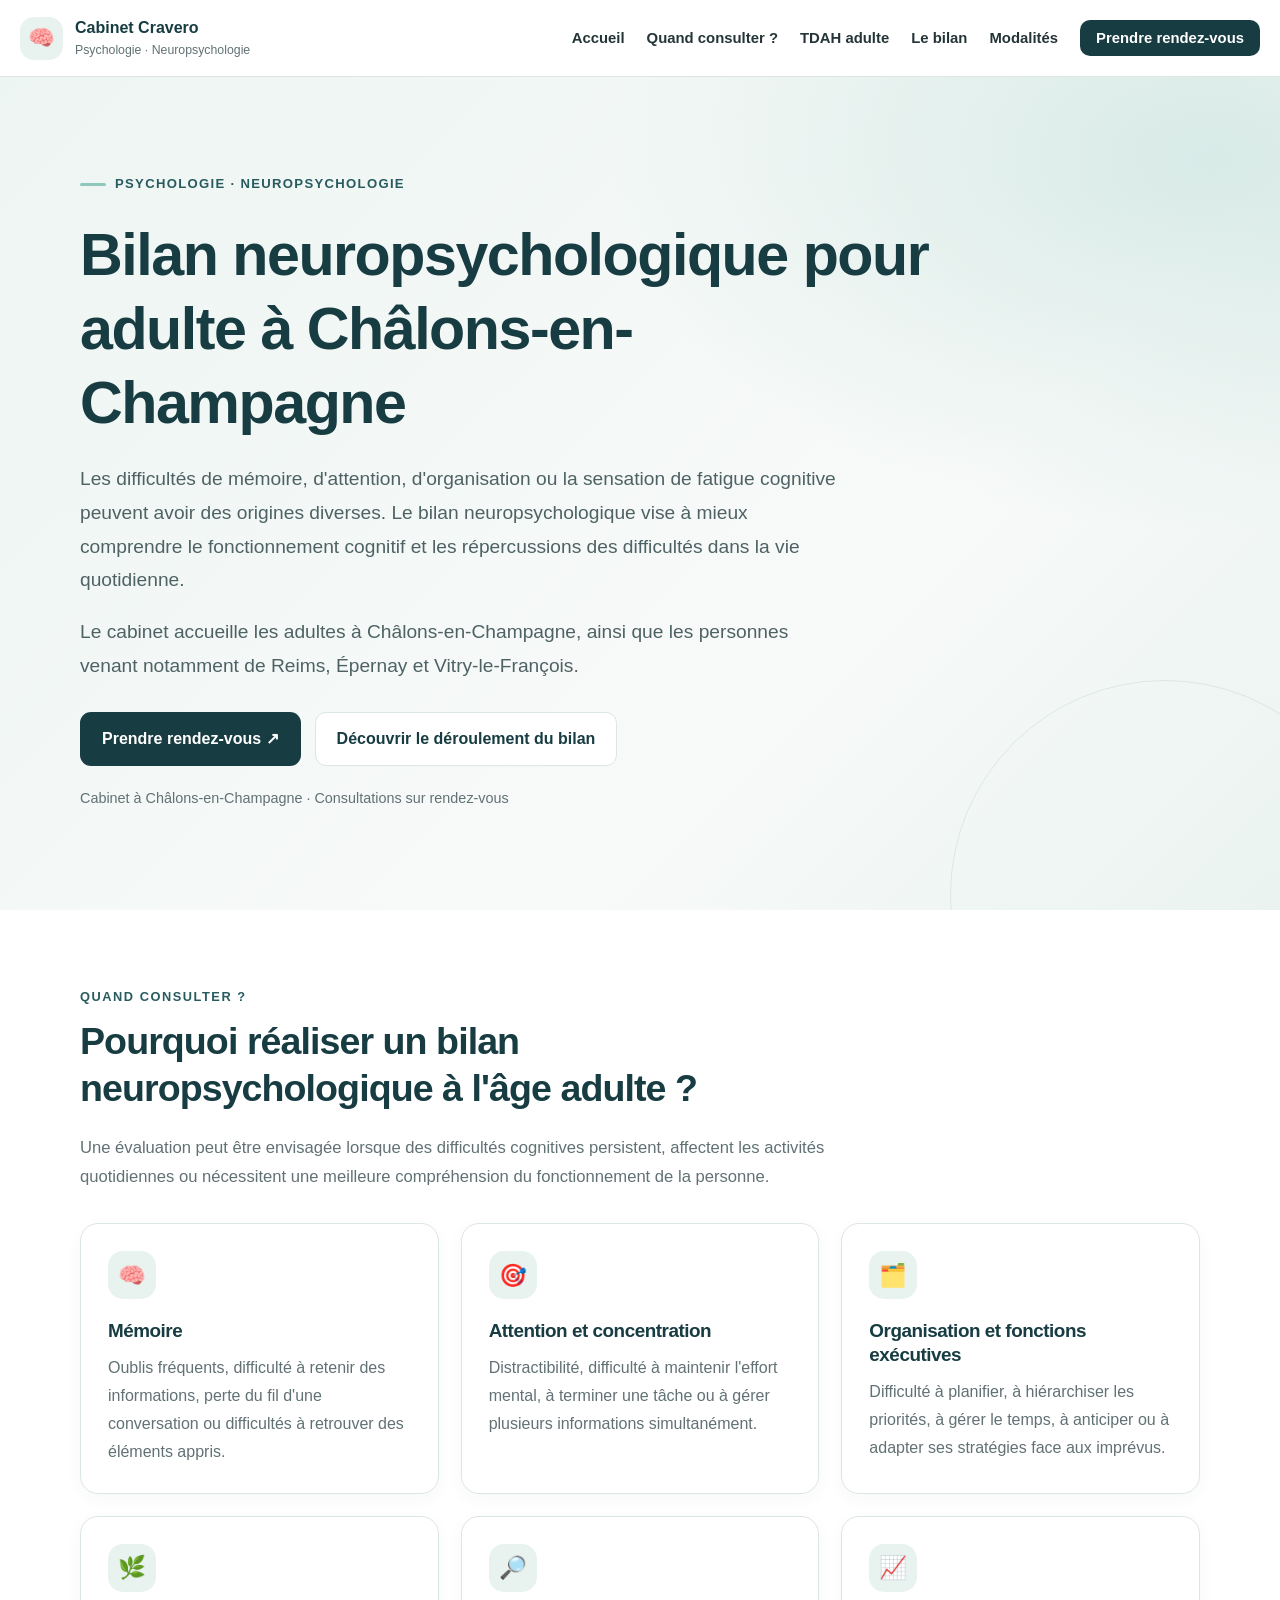
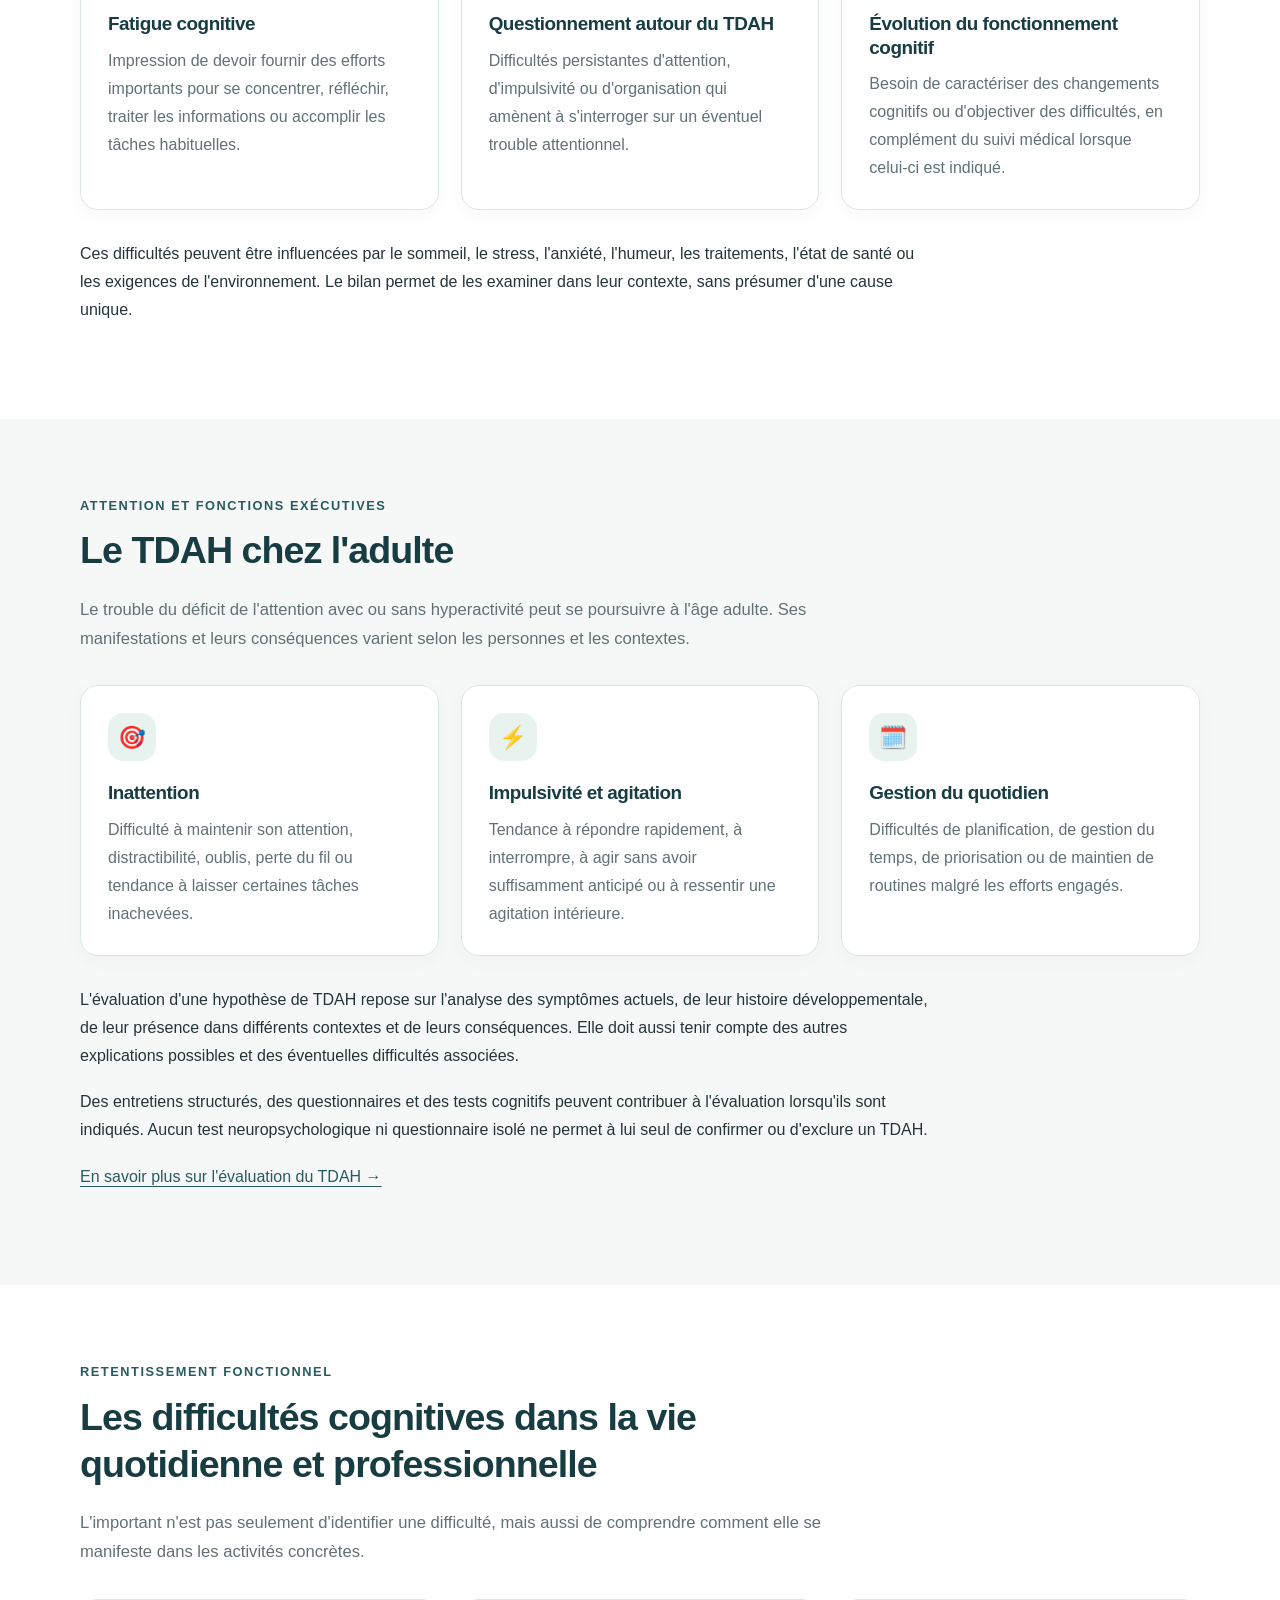
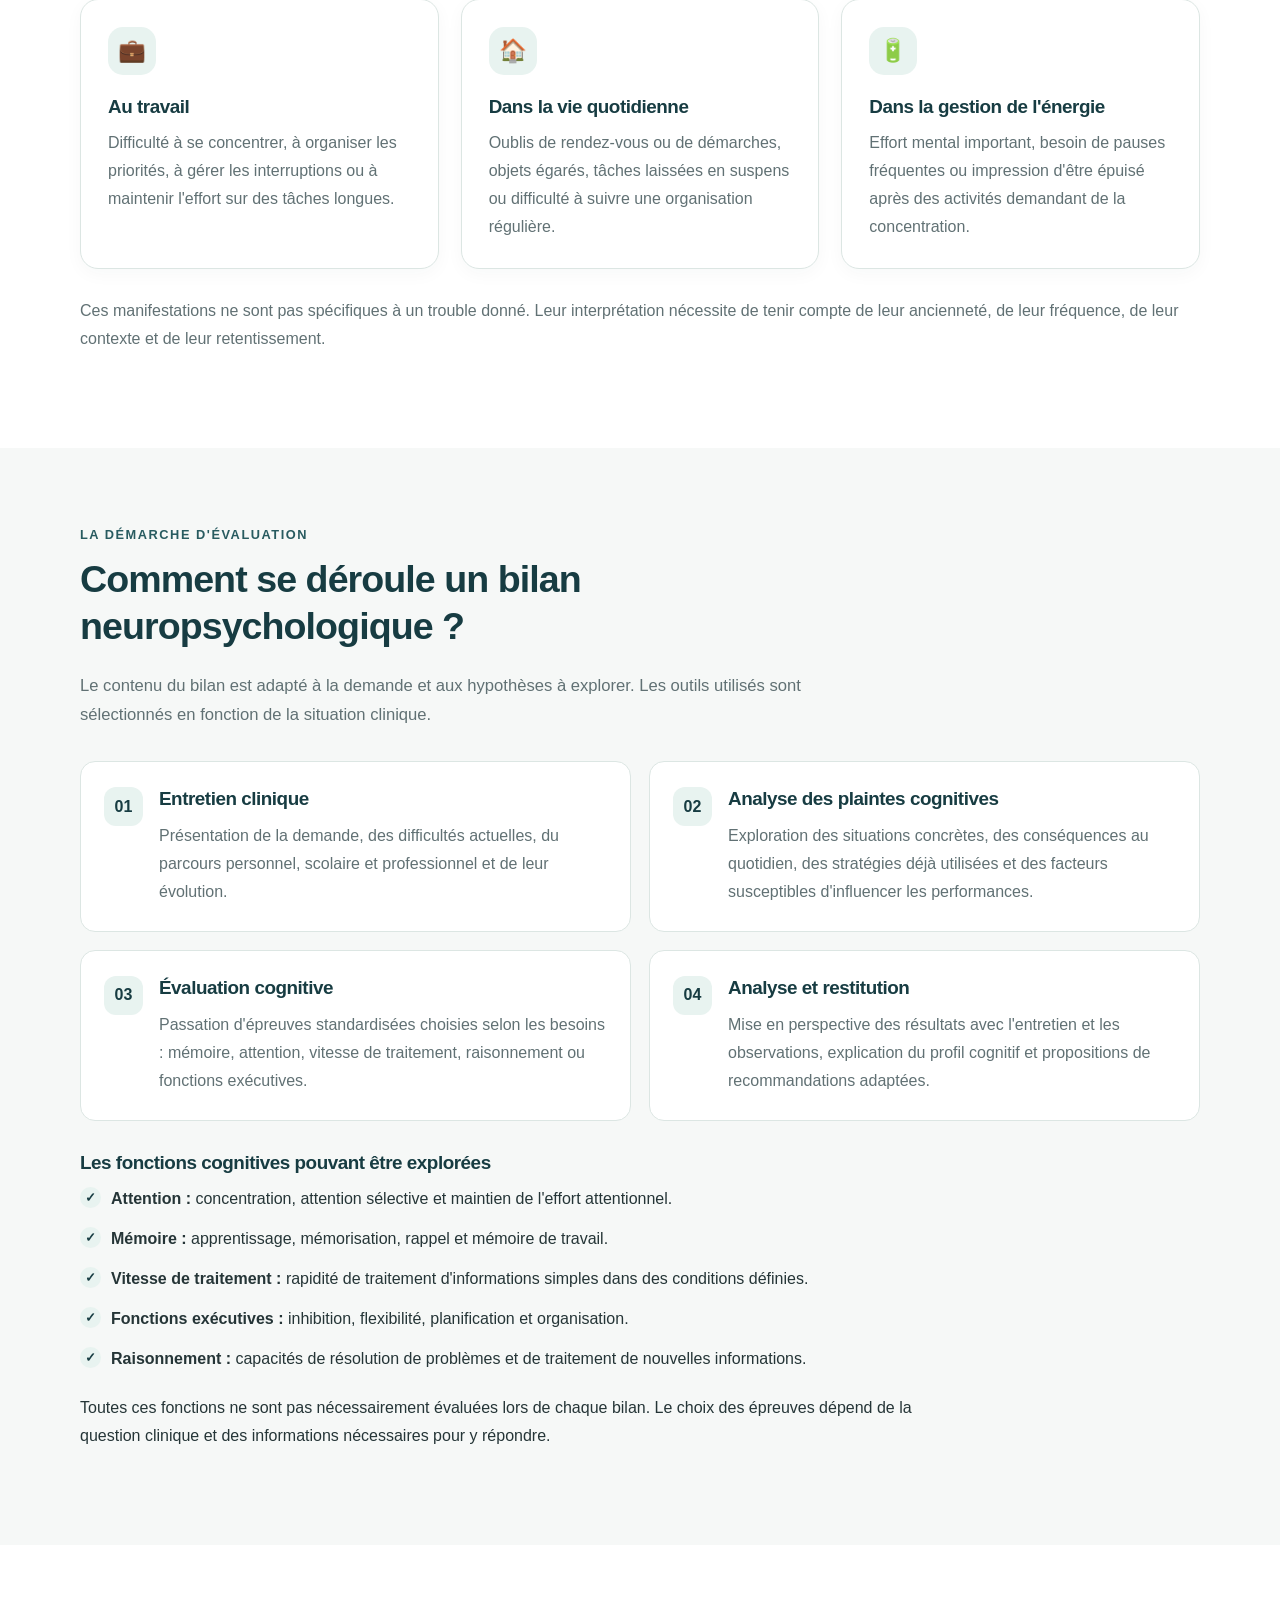
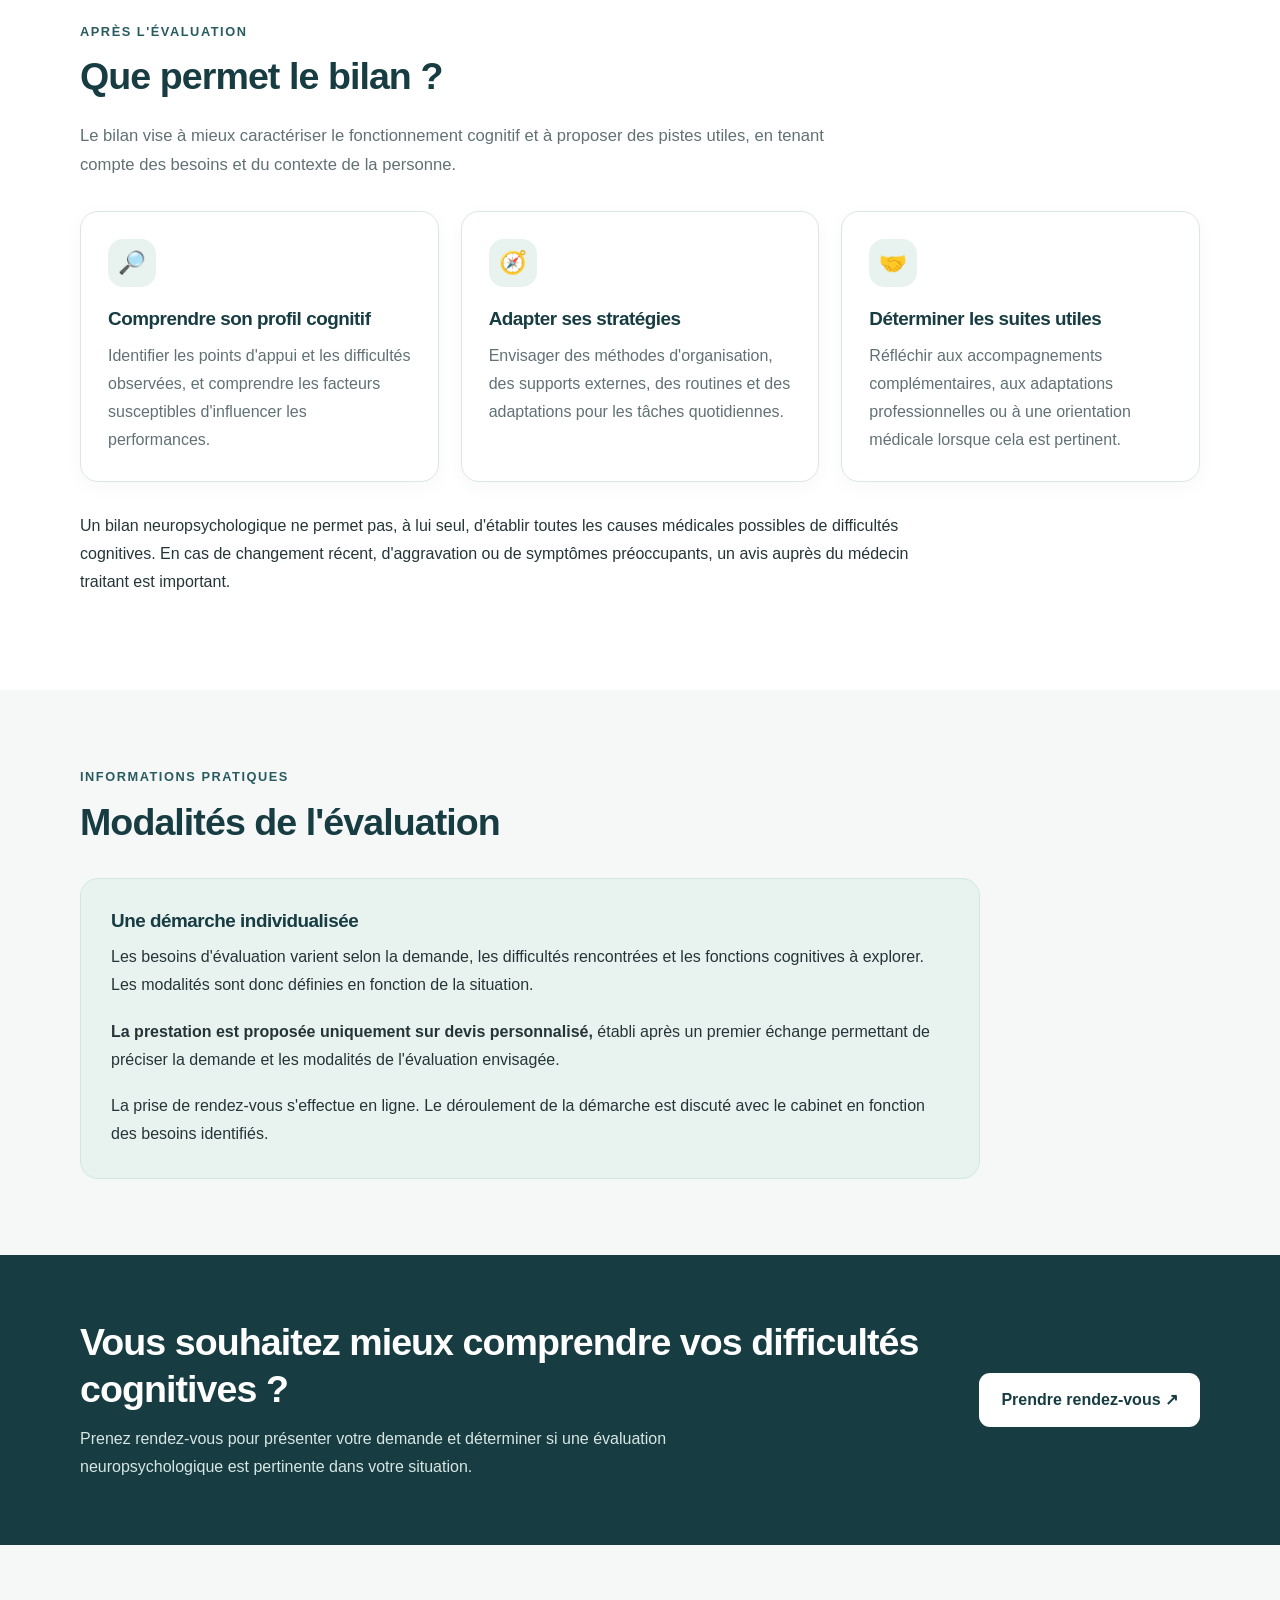
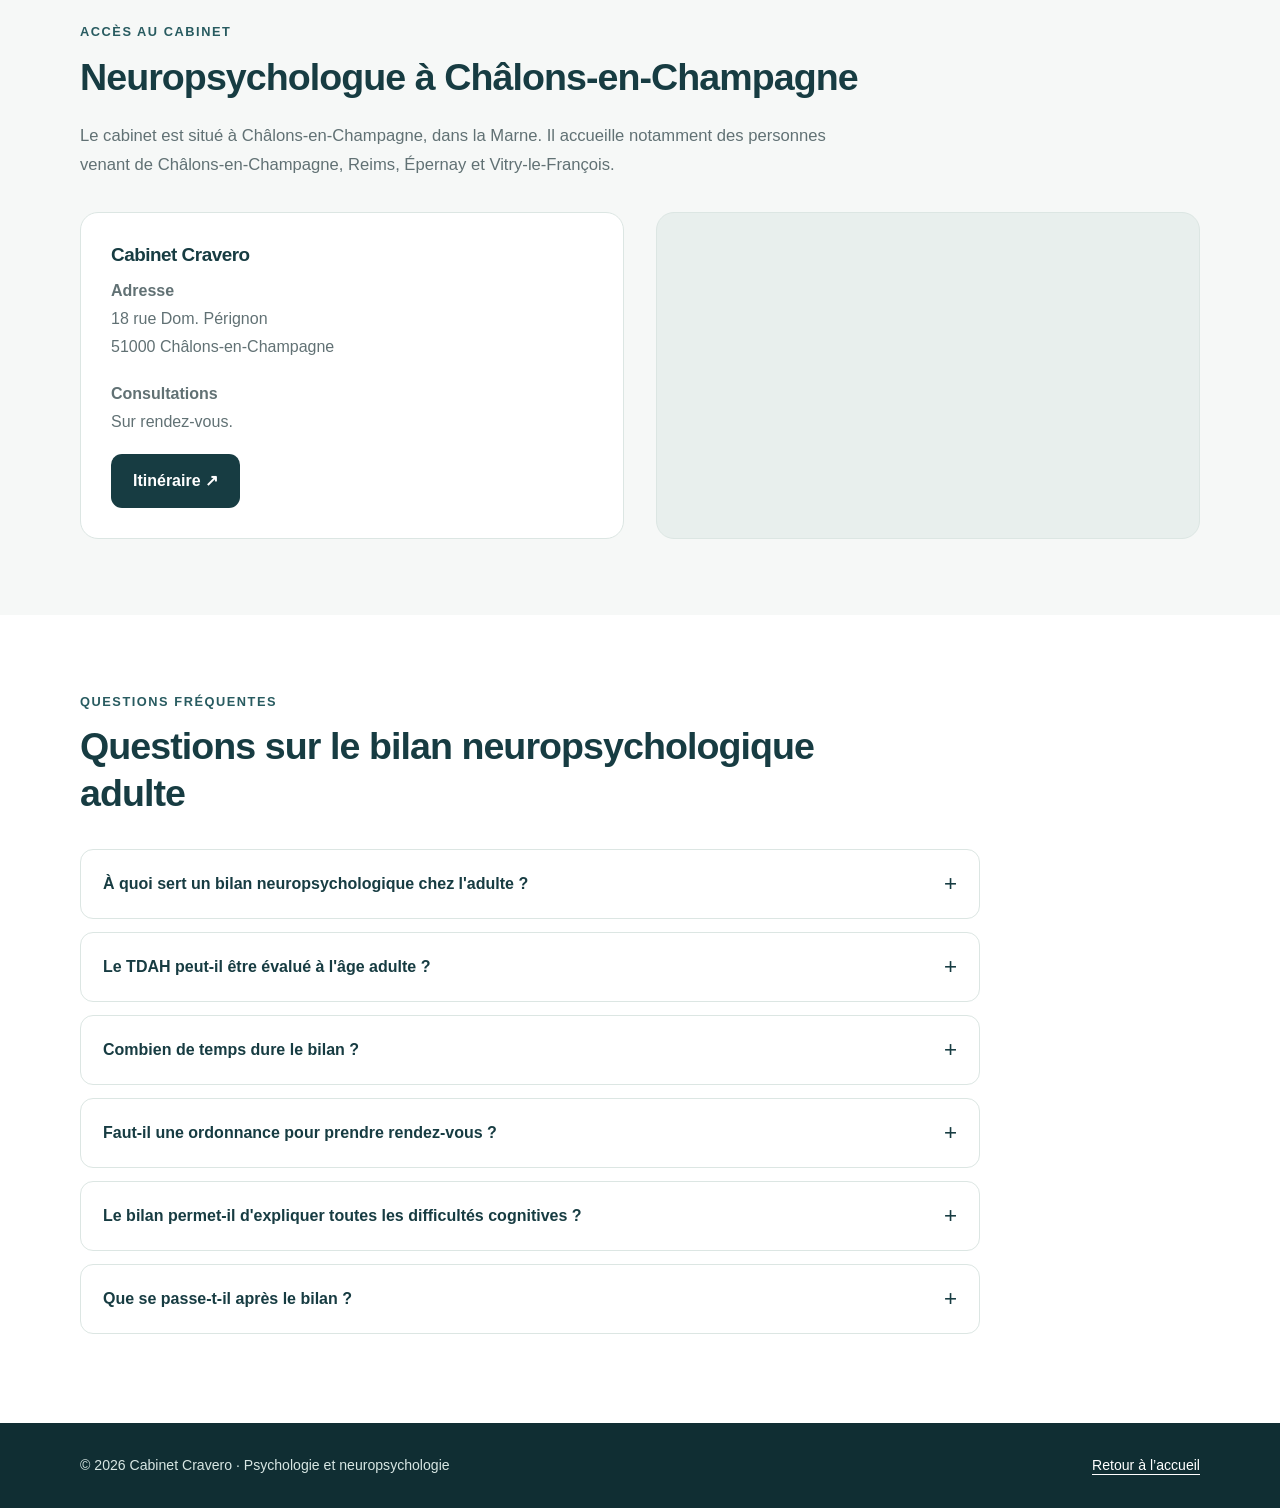
<file: pages/bilan-neuropsy-adulte.html>
<!DOCTYPE html>
<html lang="fr">
<head>
  <meta charset="UTF-8">
  <meta name="viewport" content="width=device-width, initial-scale=1">

  <title>Bilan neuropsychologique adulte à Châlons-en-Champagne | Julien Cravero</title>

  <meta name="description" content="Bilan neuropsychologique pour adulte à Châlons-en-Champagne : mémoire, attention, fonctions exécutives, fatigue cognitive et questionnement autour du TDAH. Évaluation personnalisée et recommandations adaptées.">

  <meta name="theme-color" content="#173c42">
  <meta name="robots" content="index, follow">

  <link rel="canonical" href="https://neuropsy-cravero.github.io/cabinet/pages/bilan-neuropsy-adulte.html">
  <link rel="icon" href="../images/Psychologue_Cravero_favicon.ico">

  <style>
    :root {
      --primary: #173c42;
      --primary-light: #285b60;
      --accent: #8fc7bd;
      --accent-light: #e8f3f0;
      --background: #f6f8f7;
      --surface: #ffffff;
      --text: #253537;
      --muted: #617174;
      --border: #dce6e3;
      --shadow: 0 12px 35px rgba(23, 60, 66, 0.08);
      --radius: 18px;
      --content: 1120px;
    }

    *,
    *::before,
    *::after {
      box-sizing: border-box;
    }

    html {
      scroll-behavior: smooth;
      scroll-padding-top: 95px;
    }

    body {
      margin: 0;
      font-family: Inter, -apple-system, BlinkMacSystemFont, "Segoe UI",
                   Roboto, Helvetica, Arial, sans-serif;
      color: var(--text);
      background: var(--background);
      line-height: 1.75;
      font-size: 16px;
    }

    img {
      display: block;
      max-width: 100%;
      height: auto;
    }

    a {
      color: var(--primary-light);
      text-underline-offset: 4px;
    }

    a:focus-visible,
    button:focus-visible,
    summary:focus-visible {
      outline: 3px solid #e4a84b;
      outline-offset: 4px;
    }

    p {
      margin: 0 0 1.15rem;
    }

    h1,
    h2,
    h3 {
      color: var(--primary);
      font-weight: 750;
      line-height: 1.25;
      letter-spacing: -0.025em;
    }

    h1 {
      max-width: 850px;
      margin: 0 0 1.4rem;
      font-size: clamp(2.15rem, 5vw, 3.7rem);
    }

    h2 {
      margin: 0 0 1.3rem;
      font-size: clamp(1.7rem, 3vw, 2.35rem);
    }

    h3 {
      margin: 0 0 0.7rem;
      font-size: 1.18rem;
    }

    ul {
      margin: 0 0 1.3rem;
      padding-left: 1.4rem;
    }

    li {
      margin-bottom: 0.55rem;
      padding-left: 0.15rem;
    }

    .container {
      width: min(var(--content), calc(100% - 40px));
      margin-inline: auto;
    }

    .skip-link {
      position: absolute;
      top: -100px;
      left: 16px;
      z-index: 2000;
      padding: 12px 18px;
      color: white;
      background: var(--primary);
      border-radius: 8px;
    }

    .skip-link:focus {
      top: 12px;
    }

    /* Navigation */

    .site-header {
      position: sticky;
      top: 0;
      z-index: 1000;
      background: rgba(255, 255, 255, 0.97);
      border-bottom: 1px solid var(--border);
      backdrop-filter: blur(12px);
    }

    .header-inner {
      width: min(1280px, calc(100% - 40px));
      min-height: 76px;
      margin-inline: auto;
      display: flex;
      align-items: center;
      justify-content: space-between;
      gap: 24px;
    }

    .brand {
      display: flex;
      align-items: center;
      gap: 12px;
      color: var(--primary);
      text-decoration: none;
      font-weight: 800;
      line-height: 1.3;
    }

    .brand-mark {
      display: grid;
      place-items: center;
      width: 43px;
      height: 43px;
      flex: 0 0 43px;
      border-radius: 14px;
      background: var(--accent-light);
      font-size: 1.35rem;
    }

    .brand small {
      display: block;
      margin-top: 3px;
      color: var(--muted);
      font-size: 0.77rem;
      font-weight: 500;
    }

    .nav-toggle {
      display: none;
      align-items: center;
      justify-content: center;
      width: 44px;
      height: 44px;
      border: 1px solid var(--border);
      border-radius: 12px;
      background: white;
      color: var(--primary);
      font-size: 1.4rem;
      cursor: pointer;
    }

    .main-nav ul {
      display: flex;
      align-items: center;
      gap: 22px;
      margin: 0;
      padding: 0;
      list-style: none;
    }

    .main-nav li {
      margin: 0;
      padding: 0;
    }

    .main-nav a {
      color: var(--text);
      font-size: 0.93rem;
      font-weight: 650;
      text-decoration: none;
    }

    .main-nav a:hover {
      color: var(--primary-light);
    }

    .main-nav .nav-cta {
      padding: 10px 16px;
      color: white;
      background: var(--primary);
      border-radius: 10px;
    }

    .main-nav .nav-cta:hover {
      color: white;
      background: var(--primary-light);
    }

    /* Hero */

    .hero {
      position: relative;
      overflow: hidden;
      padding: 90px 0 80px;
      background:
        radial-gradient(
          ellipse at 95% 10%,
          rgba(143, 199, 189, 0.3),
          transparent 35%
        ),
        linear-gradient(135deg, #edf5f2 0%, #f8faf9 65%, #eaf3f0 100%);
    }

    .hero::after {
      position: absolute;
      right: -100px;
      bottom: -200px;
      width: 430px;
      height: 430px;
      content: "";
      border: 1px solid rgba(40, 91, 96, 0.1);
      border-radius: 50%;
      pointer-events: none;
    }

    .hero-content {
      position: relative;
      z-index: 1;
      max-width: 850px;
    }

    .eyebrow {
      display: inline-flex;
      align-items: center;
      gap: 9px;
      margin-bottom: 22px;
      color: var(--primary-light);
      font-size: 0.82rem;
      font-weight: 800;
      letter-spacing: 0.1em;
      text-transform: uppercase;
    }

    .eyebrow::before {
      width: 26px;
      height: 3px;
      content: "";
      background: var(--accent);
      border-radius: 99px;
    }

    .hero-intro {
      max-width: 760px;
      color: #4e6264;
      font-size: clamp(1.05rem, 2vw, 1.2rem);
    }

    .hero-actions {
      display: flex;
      flex-wrap: wrap;
      align-items: center;
      gap: 14px;
      margin-top: 30px;
    }

    .btn {
      display: inline-flex;
      align-items: center;
      justify-content: center;
      min-height: 48px;
      padding: 12px 21px;
      border: 1px solid transparent;
      border-radius: 11px;
      font: inherit;
      font-weight: 750;
      text-align: center;
      text-decoration: none;
      transition: transform 0.2s ease, background 0.2s ease;
    }

    .btn:hover {
      transform: translateY(-2px);
    }

    .btn-primary {
      color: white;
      background: var(--primary);
    }

    .btn-primary:hover {
      color: white;
      background: var(--primary-light);
    }

    .btn-secondary {
      color: var(--primary);
      background: white;
      border-color: var(--border);
    }

    .btn-secondary:hover {
      background: var(--accent-light);
    }

    .hero-note {
      margin-top: 20px;
      color: var(--muted);
      font-size: 0.9rem;
    }

    /* Sections */

    .section {
      padding: 76px 0;
    }

    .section-white {
      background: var(--surface);
    }

    .section-heading {
      max-width: 790px;
      margin-bottom: 32px;
    }

    .section-heading p {
      color: var(--muted);
      font-size: 1.04rem;
    }

    .section-kicker {
      display: block;
      margin-bottom: 10px;
      color: var(--primary-light);
      font-size: 0.8rem;
      font-weight: 800;
      letter-spacing: 0.12em;
      text-transform: uppercase;
    }

    .text-column {
      max-width: 850px;
    }

    /* Cards */

    .card-grid {
      display: grid;
      grid-template-columns: repeat(3, minmax(0, 1fr));
      gap: 22px;
    }

    .card {
      padding: 27px;
      background: white;
      border: 1px solid var(--border);
      border-radius: var(--radius);
      box-shadow: 0 5px 18px rgba(23, 60, 66, 0.035);
    }

    .card-icon {
      display: grid;
      place-items: center;
      width: 48px;
      height: 48px;
      margin-bottom: 20px;
      border-radius: 15px;
      background: var(--accent-light);
      font-size: 1.4rem;
    }

    .card p {
      margin-bottom: 0;
      color: var(--muted);
    }

    .check-list {
      padding: 0;
      list-style: none;
    }

    .check-list li {
      position: relative;
      margin-bottom: 12px;
      padding-left: 31px;
    }

    .check-list li::before {
      position: absolute;
      top: 0.1em;
      left: 0;
      display: grid;
      place-items: center;
      width: 21px;
      height: 21px;
      content: "✓";
      color: var(--primary);
      background: var(--accent-light);
      border-radius: 50%;
      font-size: 0.8rem;
      font-weight: 900;
    }

    /* Steps */

    .steps {
      display: grid;
      grid-template-columns: repeat(2, minmax(0, 1fr));
      gap: 18px;
      counter-reset: assessment;
    }

    .step {
      position: relative;
      min-height: 150px;
      padding: 25px 25px 25px 78px;
      background: white;
      border: 1px solid var(--border);
      border-radius: 15px;
      counter-increment: assessment;
    }

    .step::before {
      position: absolute;
      top: 25px;
      left: 23px;
      display: grid;
      place-items: center;
      width: 39px;
      height: 39px;
      content: counter(assessment, decimal-leading-zero);
      color: var(--primary);
      background: var(--accent-light);
      border-radius: 12px;
      font-weight: 850;
    }

    .step p {
      margin: 0;
      color: var(--muted);
    }

    /* CTA */

    .cta-section {
      padding: 64px 0;
      background: var(--primary);
      color: white;
    }

    .cta-inner {
      display: flex;
      align-items: center;
      justify-content: space-between;
      gap: 30px;
    }

    .cta-inner h2 {
      margin-bottom: 12px;
      color: white;
    }

    .cta-inner p {
      max-width: 680px;
      margin-bottom: 0;
      color: #d7e6e3;
    }

    .cta-section .btn {
      flex-shrink: 0;
      color: var(--primary);
      background: white;
    }

    .cta-section .btn:hover {
      background: var(--accent-light);
    }

    /* Modalités */

    .quote-panel {
      max-width: 900px;
      padding: 30px;
      background: var(--accent-light);
      border: 1px solid #d1e7e1;
      border-radius: var(--radius);
    }

    .quote-panel p:last-child {
      margin-bottom: 0;
    }

    /* Localisation */

    .location-box {
      display: grid;
      grid-template-columns: 1fr 1fr;
      gap: 32px;
      align-items: stretch;
    }

    .location-details {
      padding: 30px;
      background: white;
      border: 1px solid var(--border);
      border-radius: var(--radius);
    }

    .location-details p {
      color: var(--muted);
    }

    .map-frame {
      min-height: 320px;
      overflow: hidden;
      background: #e8efed;
      border: 1px solid var(--border);
      border-radius: var(--radius);
    }

    .map-frame iframe {
      display: block;
      width: 100%;
      height: 100%;
      min-height: 320px;
      border: 0;
    }

    /* FAQ */

    .faq-list {
      max-width: 900px;
    }

    .faq-item {
      margin-bottom: 13px;
      overflow: hidden;
      background: white;
      border: 1px solid var(--border);
      border-radius: 13px;
    }

    .faq-item summary {
      position: relative;
      padding: 20px 52px 20px 22px;
      color: var(--primary);
      font-weight: 750;
      cursor: pointer;
      list-style: none;
    }

    .faq-item summary::-webkit-details-marker {
      display: none;
    }

    .faq-item summary::after {
      position: absolute;
      top: 50%;
      right: 22px;
      content: "+";
      transform: translateY(-50%);
      font-size: 1.4rem;
      font-weight: 500;
    }

    .faq-item[open] summary::after {
      content: "−";
    }

    .faq-answer {
      padding: 0 22px 20px;
      color: var(--muted);
    }

    .faq-answer p:last-child {
      margin-bottom: 0;
    }

    /* Footer */

    .site-footer {
      padding: 30px 0;
      background: #102e33;
      color: #d7e6e3;
    }

    .footer-inner {
      display: flex;
      align-items: center;
      justify-content: space-between;
      flex-wrap: wrap;
      gap: 16px;
    }

    .site-footer p {
      margin: 0;
      font-size: 0.88rem;
    }

    .site-footer a {
      color: white;
    }

    /* Responsive */

    @media (max-width: 900px) {
      .nav-toggle {
        display: inline-flex;
      }

      .main-nav {
        position: absolute;
        top: 100%;
        right: 0;
        left: 0;
        display: none;
        padding: 12px 20px 20px;
        background: white;
        border-bottom: 1px solid var(--border);
        box-shadow: var(--shadow);
      }

      .main-nav.is-open {
        display: block;
      }

      .main-nav ul {
        align-items: stretch;
        flex-direction: column;
        gap: 0;
        width: min(var(--content), 100%);
        margin: auto;
      }

      .main-nav a {
        display: block;
        padding: 13px 8px;
      }

      .main-nav .nav-cta {
        margin-top: 8px;
        text-align: center;
      }

      .card-grid {
        grid-template-columns: repeat(2, minmax(0, 1fr));
      }

      .cta-inner {
        align-items: flex-start;
        flex-direction: column;
      }
    }

    @media (max-width: 620px) {
      .container {
        width: min(calc(100% - 32px), var(--content));
      }

      .header-inner {
        width: calc(100% - 32px);
        min-height: 68px;
      }

      .brand {
        font-size: 0.94rem;
      }

      .brand small {
        font-size: 0.72rem;
      }

      .hero {
        padding: 62px 0 58px;
      }

      .section {
        padding: 55px 0;
      }

      .card-grid,
      .steps,
      .location-box {
        grid-template-columns: 1fr;
      }

      .card {
        padding: 23px;
      }

      .step {
        padding-left: 72px;
      }

      .quote-panel,
      .location-details {
        padding: 23px;
      }

      .hero-actions {
        align-items: stretch;
        flex-direction: column;
      }

      .hero-actions .btn {
        width: 100%;
      }

      .map-frame,
      .map-frame iframe {
        min-height: 270px;
      }

      .footer-inner {
        align-items: flex-start;
        flex-direction: column;
      }
    }

    @media (prefers-reduced-motion: reduce) {
      *,
      *::before,
      *::after {
        scroll-behavior: auto !important;
        transition-duration: 0.01ms !important;
        animation-duration: 0.01ms !important;
      }
    }
  </style>

  <script type="application/ld+json">
  {
    "@context": "https://schema.org",
    "@type": "MedicalBusiness",
    "@id": "https://neuropsy-cravero.github.io/cabinet/#cabinet",
    "name": "Cabinet Cravero - Psychologie et neuropsychologie",
    "url": "https://neuropsy-cravero.github.io/cabinet/pages/bilan-neuropsy-adulte.html",
    "description": "Bilan neuropsychologique chez l'adulte à Châlons-en-Champagne : évaluation de la mémoire, de l'attention et des fonctions exécutives.",
    "telephone": "+33654451069",
    "address": {
      "@type": "PostalAddress",
      "streetAddress": "18 rue Dom. Pérignon",
      "addressLocality": "Châlons-en-Champagne",
      "postalCode": "51000",
      "addressRegion": "Grand Est",
      "addressCountry": "FR"
    },
    "areaServed": [
      "Châlons-en-Champagne",
      "Reims",
      "Épernay",
      "Vitry-le-François"
    ],
    "medicalSpecialty": "Psychology",
    "availableService": {
      "@type": "MedicalProcedure",
      "name": "Bilan neuropsychologique adulte"
    },
    "hasMap": "https://www.google.com/maps/search/?api=1&query=Cabinet+Neuropsychologue+Cravero+Chalons-en-Champagne"
  }
  </script>
</head>

<body>
  <a class="skip-link" href="#contenu">Aller au contenu principal</a>

  <!-- NAVIGATION -->
  <header class="site-header">
    <div class="header-inner">
      <a class="brand" href="../index.html" aria-label="Cabinet Cravero, accueil">
        <span class="brand-mark" aria-hidden="true">🧠</span>
        <span>
          Cabinet Cravero
          <small>Psychologie · Neuropsychologie</small>
        </span>
      </a>

      <button
        class="nav-toggle"
        type="button"
        aria-label="Ouvrir le menu"
        aria-expanded="false"
        aria-controls="navigation-principale">
        ☰
      </button>

      <nav class="main-nav" id="navigation-principale" aria-label="Navigation principale">
        <ul>
          <li><a href="../index.html">Accueil</a></li>
          <li><a href="#indications">Quand consulter ?</a></li>
          <li><a href="#tdah">TDAH adulte</a></li>
          <li><a href="#bilan">Le bilan</a></li>
          <li><a href="#modalites">Modalités</a></li>
          <li>
            <a
              class="nav-cta"
              href="https://perfactive.fr/neuropsychologue/chalons-en-champagne/julien-cravero"
              target="_blank"
              rel="noopener noreferrer">Prendre rendez-vous</a>
          </li>
        </ul>
      </nav>
    </div>
  </header>

  <main id="contenu">

    <!-- HERO -->
    <section class="hero">
      <div class="container">
        <div class="hero-content">
          <span class="eyebrow">Psychologie · Neuropsychologie</span>

          <h1>Bilan neuropsychologique pour adulte à Châlons-en-Champagne</h1>

          <p class="hero-intro">
            Les difficultés de mémoire, d'attention, d'organisation ou la sensation
            de fatigue cognitive peuvent avoir des origines diverses. Le bilan
            neuropsychologique vise à mieux comprendre le fonctionnement cognitif
            et les répercussions des difficultés dans la vie quotidienne.
          </p>

          <p class="hero-intro">
            Le cabinet accueille les adultes à Châlons-en-Champagne, ainsi que les
            personnes venant notamment de Reims, Épernay et Vitry-le-François.
          </p>

          <div class="hero-actions">
            <a
              class="btn btn-primary"
              href="https://perfactive.fr/neuropsychologue/chalons-en-champagne/julien-cravero"
              target="_blank"
              rel="noopener noreferrer">Prendre rendez-vous ↗</a>

            <a class="btn btn-secondary" href="#bilan">
              Découvrir le déroulement du bilan
            </a>
          </div>

          <p class="hero-note">
            Cabinet à Châlons-en-Champagne · Consultations sur rendez-vous
          </p>
        </div>
      </div>
    </section>

    <!-- INDICATIONS -->
    <section class="section section-white" id="indications">
      <div class="container">
        <div class="section-heading">
          <span class="section-kicker">Quand consulter ?</span>
          <h2>Pourquoi réaliser un bilan neuropsychologique à l'âge adulte ?</h2>
          <p>
            Une évaluation peut être envisagée lorsque des difficultés cognitives
            persistent, affectent les activités quotidiennes ou nécessitent une
            meilleure compréhension du fonctionnement de la personne.
          </p>
        </div>

        <div class="card-grid">
          <article class="card">
            <div class="card-icon" aria-hidden="true">🧠</div>
            <h3>Mémoire</h3>
            <p>
              Oublis fréquents, difficulté à retenir des informations, perte du fil
              d'une conversation ou difficultés à retrouver des éléments appris.
            </p>
          </article>

          <article class="card">
            <div class="card-icon" aria-hidden="true">🎯</div>
            <h3>Attention et concentration</h3>
            <p>
              Distractibilité, difficulté à maintenir l'effort mental, à terminer
              une tâche ou à gérer plusieurs informations simultanément.
            </p>
          </article>

          <article class="card">
            <div class="card-icon" aria-hidden="true">🗂️</div>
            <h3>Organisation et fonctions exécutives</h3>
            <p>
              Difficulté à planifier, à hiérarchiser les priorités, à gérer le temps,
              à anticiper ou à adapter ses stratégies face aux imprévus.
            </p>
          </article>

          <article class="card">
            <div class="card-icon" aria-hidden="true">🌿</div>
            <h3>Fatigue cognitive</h3>
            <p>
              Impression de devoir fournir des efforts importants pour se concentrer,
              réfléchir, traiter les informations ou accomplir les tâches habituelles.
            </p>
          </article>

          <article class="card">
            <div class="card-icon" aria-hidden="true">🔎</div>
            <h3>Questionnement autour du TDAH</h3>
            <p>
              Difficultés persistantes d'attention, d'impulsivité ou d'organisation
              qui amènent à s'interroger sur un éventuel trouble attentionnel.
            </p>
          </article>

          <article class="card">
            <div class="card-icon" aria-hidden="true">📈</div>
            <h3>Évolution du fonctionnement cognitif</h3>
            <p>
              Besoin de caractériser des changements cognitifs ou d'objectiver des
              difficultés, en complément du suivi médical lorsque celui-ci est indiqué.
            </p>
          </article>
        </div>

        <div class="text-column" style="margin-top:30px">
          <p>
            Ces difficultés peuvent être influencées par le sommeil, le stress,
            l'anxiété, l'humeur, les traitements, l'état de santé ou les exigences
            de l'environnement. Le bilan permet de les examiner dans leur contexte,
            sans présumer d'une cause unique.
          </p>
        </div>
      </div>
    </section>

    <!-- TDAH -->
    <section class="section" id="tdah">
      <div class="container">
        <div class="section-heading">
          <span class="section-kicker">Attention et fonctions exécutives</span>
          <h2>Le TDAH chez l'adulte</h2>
          <p>
            Le trouble du déficit de l'attention avec ou sans hyperactivité peut
            se poursuivre à l'âge adulte. Ses manifestations et leurs conséquences
            varient selon les personnes et les contextes.
          </p>
        </div>

        <div class="card-grid">
          <article class="card">
            <div class="card-icon" aria-hidden="true">🎯</div>
            <h3>Inattention</h3>
            <p>
              Difficulté à maintenir son attention, distractibilité, oublis,
              perte du fil ou tendance à laisser certaines tâches inachevées.
            </p>
          </article>

          <article class="card">
            <div class="card-icon" aria-hidden="true">⚡</div>
            <h3>Impulsivité et agitation</h3>
            <p>
              Tendance à répondre rapidement, à interrompre, à agir sans avoir
              suffisamment anticipé ou à ressentir une agitation intérieure.
            </p>
          </article>

          <article class="card">
            <div class="card-icon" aria-hidden="true">🗓️</div>
            <h3>Gestion du quotidien</h3>
            <p>
              Difficultés de planification, de gestion du temps, de priorisation
              ou de maintien de routines malgré les efforts engagés.
            </p>
          </article>
        </div>

        <div class="text-column" style="margin-top:30px">
          <p>
            L'évaluation d'une hypothèse de TDAH repose sur l'analyse des symptômes
            actuels, de leur histoire développementale, de leur présence dans
            différents contextes et de leurs conséquences. Elle doit aussi tenir
            compte des autres explications possibles et des éventuelles difficultés
            associées.
          </p>

          <p>
            Des entretiens structurés, des questionnaires et des tests cognitifs
            peuvent contribuer à l'évaluation lorsqu'ils sont indiqués. Aucun test
            neuropsychologique ni questionnaire isolé ne permet à lui seul de
            confirmer ou d'exclure un TDAH.
          </p>

          <p>
            <a href="bilan-neuropsy-TDAH.html">
              En savoir plus sur l'évaluation du TDAH →
            </a>
          </p>
        </div>
      </div>
    </section>

    <!-- VIE QUOTIDIENNE ET TRAVAIL -->
    <section class="section section-white" id="quotidien">
      <div class="container">
        <div class="section-heading">
          <span class="section-kicker">Retentissement fonctionnel</span>
          <h2>Les difficultés cognitives dans la vie quotidienne et professionnelle</h2>
          <p>
            L'important n'est pas seulement d'identifier une difficulté, mais aussi
            de comprendre comment elle se manifeste dans les activités concrètes.
          </p>
        </div>

        <div class="card-grid">
          <article class="card">
            <div class="card-icon" aria-hidden="true">💼</div>
            <h3>Au travail</h3>
            <p>
              Difficulté à se concentrer, à organiser les priorités, à gérer les
              interruptions ou à maintenir l'effort sur des tâches longues.
            </p>
          </article>

          <article class="card">
            <div class="card-icon" aria-hidden="true">🏠</div>
            <h3>Dans la vie quotidienne</h3>
            <p>
              Oublis de rendez-vous ou de démarches, objets égarés, tâches laissées
              en suspens ou difficulté à suivre une organisation régulière.
            </p>
          </article>

          <article class="card">
            <div class="card-icon" aria-hidden="true">🔋</div>
            <h3>Dans la gestion de l'énergie</h3>
            <p>
              Effort mental important, besoin de pauses fréquentes ou impression
              d'être épuisé après des activités demandant de la concentration.
            </p>
          </article>
        </div>

        <p style="margin-top:28px; color:var(--muted)">
          Ces manifestations ne sont pas spécifiques à un trouble donné. Leur
          interprétation nécessite de tenir compte de leur ancienneté, de leur
          fréquence, de leur contexte et de leur retentissement.
        </p>
      </div>
    </section>

    <!-- DÉROULEMENT -->
    <section class="section" id="bilan">
      <div class="container">
        <div class="section-heading">
          <span class="section-kicker">La démarche d'évaluation</span>
          <h2>Comment se déroule un bilan neuropsychologique ?</h2>
          <p>
            Le contenu du bilan est adapté à la demande et aux hypothèses à explorer.
            Les outils utilisés sont sélectionnés en fonction de la situation clinique.
          </p>
        </div>

        <div class="steps">
          <article class="step">
            <h3>Entretien clinique</h3>
            <p>
              Présentation de la demande, des difficultés actuelles, du parcours
              personnel, scolaire et professionnel et de leur évolution.
            </p>
          </article>

          <article class="step">
            <h3>Analyse des plaintes cognitives</h3>
            <p>
              Exploration des situations concrètes, des conséquences au quotidien,
              des stratégies déjà utilisées et des facteurs susceptibles d'influencer
              les performances.
            </p>
          </article>

          <article class="step">
            <h3>Évaluation cognitive</h3>
            <p>
              Passation d'épreuves standardisées choisies selon les besoins :
              mémoire, attention, vitesse de traitement, raisonnement ou fonctions
              exécutives.
            </p>
          </article>

          <article class="step">
            <h3>Analyse et restitution</h3>
            <p>
              Mise en perspective des résultats avec l'entretien et les observations,
              explication du profil cognitif et propositions de recommandations adaptées.
            </p>
          </article>
        </div>

        <div class="text-column" style="margin-top:30px">
          <h3>Les fonctions cognitives pouvant être explorées</h3>

          <ul class="check-list">
            <li><strong>Attention :</strong> concentration, attention sélective et maintien de l'effort attentionnel.</li>
            <li><strong>Mémoire :</strong> apprentissage, mémorisation, rappel et mémoire de travail.</li>
            <li><strong>Vitesse de traitement :</strong> rapidité de traitement d'informations simples dans des conditions définies.</li>
            <li><strong>Fonctions exécutives :</strong> inhibition, flexibilité, planification et organisation.</li>
            <li><strong>Raisonnement :</strong> capacités de résolution de problèmes et de traitement de nouvelles informations.</li>
          </ul>

          <p>
            Toutes ces fonctions ne sont pas nécessairement évaluées lors de chaque
            bilan. Le choix des épreuves dépend de la question clinique et des
            informations nécessaires pour y répondre.
          </p>
        </div>
      </div>
    </section>

    <!-- OBJECTIFS -->
    <section class="section section-white">
      <div class="container">
        <div class="section-heading">
          <span class="section-kicker">Après l'évaluation</span>
          <h2>Que permet le bilan ?</h2>
          <p>
            Le bilan vise à mieux caractériser le fonctionnement cognitif et à
            proposer des pistes utiles, en tenant compte des besoins et du contexte
            de la personne.
          </p>
        </div>

        <div class="card-grid">
          <article class="card">
            <div class="card-icon" aria-hidden="true">🔎</div>
            <h3>Comprendre son profil cognitif</h3>
            <p>
              Identifier les points d'appui et les difficultés observées, et
              comprendre les facteurs susceptibles d'influencer les performances.
            </p>
          </article>

          <article class="card">
            <div class="card-icon" aria-hidden="true">🧭</div>
            <h3>Adapter ses stratégies</h3>
            <p>
              Envisager des méthodes d'organisation, des supports externes,
              des routines et des adaptations pour les tâches quotidiennes.
            </p>
          </article>

          <article class="card">
            <div class="card-icon" aria-hidden="true">🤝</div>
            <h3>Déterminer les suites utiles</h3>
            <p>
              Réfléchir aux accompagnements complémentaires, aux adaptations
              professionnelles ou à une orientation médicale lorsque cela est pertinent.
            </p>
          </article>
        </div>

        <div class="text-column" style="margin-top:30px">
          <p>
            Un bilan neuropsychologique ne permet pas, à lui seul, d'établir toutes
            les causes médicales possibles de difficultés cognitives. En cas de
            changement récent, d'aggravation ou de symptômes préoccupants, un avis
            auprès du médecin traitant est important.
          </p>
        </div>
      </div>
    </section>

    <!-- MODALITÉS -->
    <section class="section" id="modalites">
      <div class="container">
        <div class="section-heading">
          <span class="section-kicker">Informations pratiques</span>
          <h2>Modalités de l'évaluation</h2>
        </div>

        <div class="quote-panel">
          <h3>Une démarche individualisée</h3>

          <p>
            Les besoins d'évaluation varient selon la demande, les difficultés
            rencontrées et les fonctions cognitives à explorer. Les modalités sont
            donc définies en fonction de la situation.
          </p>

          <p>
            <strong>La prestation est proposée uniquement sur devis personnalisé,</strong>
            établi après un premier échange permettant de préciser la demande
            et les modalités de l'évaluation envisagée.
          </p>

          <p>
            La prise de rendez-vous s'effectue en ligne. Le déroulement de la
            démarche est discuté avec le cabinet en fonction des besoins identifiés.
          </p>
        </div>
      </div>
    </section>

    <!-- CTA -->
    <section class="cta-section">
      <div class="container cta-inner">
        <div>
          <h2>Vous souhaitez mieux comprendre vos difficultés cognitives ?</h2>
          <p>
            Prenez rendez-vous pour présenter votre demande et déterminer si une
            évaluation neuropsychologique est pertinente dans votre situation.
          </p>
        </div>

        <a
          class="btn"
          href="https://perfactive.fr/neuropsychologue/chalons-en-champagne/julien-cravero"
          target="_blank"
          rel="noopener noreferrer">Prendre rendez-vous ↗</a>
      </div>
    </section>

    <!-- LOCALISATION -->
    <section class="section" id="localisation">
      <div class="container">
        <div class="section-heading">
          <span class="section-kicker">Accès au cabinet</span>
          <h2>Neuropsychologue à Châlons-en-Champagne</h2>
          <p>
            Le cabinet est situé à Châlons-en-Champagne, dans la Marne. Il accueille
            notamment des personnes venant de Châlons-en-Champagne, Reims, Épernay
            et Vitry-le-François.
          </p>
        </div>

        <div class="location-box">
          <div class="location-details">
            <h3>Cabinet Cravero</h3>

            <p>
              <strong>Adresse</strong><br>
              18 rue Dom. Pérignon<br>
              51000 Châlons-en-Champagne
            </p>

            <p>
              <strong>Consultations</strong><br>
              Sur rendez-vous.
            </p>

            <a
              class="btn btn-primary"
              href="https://www.google.com/maps/search/?api=1&query=18+rue+Dom+P%C3%A9rignon+51000+Ch%C3%A2lons-en-Champagne"
              target="_blank"
              rel="noopener noreferrer">Itinéraire ↗</a>
          </div>

          <div class="map-frame">
            <iframe
              title="Localisation du cabinet de neuropsychologie à Châlons-en-Champagne"
              src="https://www.google.com/maps/embed?pb=!1m14!1m8!1m3!1d83826.1611855049!2d4.322825!3d48.96172!3m2!1i1024!2i768!4f13.1!3m3!1m2!1s0x47ebdf8679a49ae9%3A0xdf5cf80e3b6902c6!2sCabinet%20Neuropsychologue%20Cravero!5e0!3m2!1sfr!2sfr!4v1775661170406!5m2!1sfr!2sfr"
              loading="lazy"
              referrerpolicy="no-referrer-when-downgrade"
              allowfullscreen>
            </iframe>
          </div>
        </div>
      </div>
    </section>

    <!-- FAQ -->
    <section class="section section-white" id="faq">
      <div class="container">
        <div class="section-heading">
          <span class="section-kicker">Questions fréquentes</span>
          <h2>Questions sur le bilan neuropsychologique adulte</h2>
        </div>

        <div class="faq-list">
          <details class="faq-item">
            <summary>À quoi sert un bilan neuropsychologique chez l'adulte ?</summary>
            <div class="faq-answer">
              <p>
                Il permet d'examiner certaines fonctions cognitives, de caractériser
                les difficultés rencontrées et de mettre les résultats en perspective
                avec le fonctionnement quotidien. Des recommandations peuvent ensuite
                être proposées en fonction des besoins.
              </p>
            </div>
          </details>

          <details class="faq-item">
            <summary>Le TDAH peut-il être évalué à l'âge adulte ?</summary>
            <div class="faq-answer">
              <p>
                Oui. L'évaluation explore notamment les symptômes actuels, leur
                histoire développementale et leurs conséquences dans différents
                contextes. Les tests cognitifs peuvent apporter des informations
                complémentaires, mais ne suffisent pas à eux seuls à établir le diagnostic.
              </p>
            </div>
          </details>

          <details class="faq-item">
            <summary>Combien de temps dure le bilan ?</summary>
            <div class="faq-answer">
              <p>
                La durée dépend de la demande, des fonctions à explorer et des
                investigations nécessaires. Les modalités sont précisées après
                un premier échange.
              </p>
            </div>
          </details>

          <details class="faq-item">
            <summary>Faut-il une ordonnance pour prendre rendez-vous ?</summary>
            <div class="faq-answer">
              <p>
                Vous pouvez contacter directement le cabinet. Selon les difficultés
                et les questions cliniques soulevées, une démarche médicale
                complémentaire peut être indiquée.
              </p>
            </div>
          </details>

          <details class="faq-item">
            <summary>Le bilan permet-il d'expliquer toutes les difficultés cognitives ?</summary>
            <div class="faq-answer">
              <p>
                Le bilan apporte des éléments sur le fonctionnement cognitif,
                mais les difficultés peuvent dépendre de facteurs multiples.
                Les résultats sont interprétés en tenant compte du contexte et
                ne remplacent pas les investigations médicales éventuellement nécessaires.
              </p>
            </div>
          </details>

          <details class="faq-item">
            <summary>Que se passe-t-il après le bilan ?</summary>
            <div class="faq-answer">
              <p>
                Une restitution permet de discuter les résultats et leurs
                implications. Des stratégies concrètes, des adaptations ou une
                orientation vers d'autres professionnels peuvent être proposées
                selon les besoins.
              </p>
            </div>
          </details>
        </div>
      </div>
    </section>
  </main>

  <!-- FOOTER -->
  <footer class="site-footer">
    <div class="container footer-inner">
      <p>
        © <span id="annee"></span> Cabinet Cravero · Psychologie et neuropsychologie
      </p>
      <p><a href="../index.html">Retour à l’accueil</a></p>
    </div>
  </footer>

  <script>
    (() => {
      const toggle = document.querySelector(".nav-toggle");
      const nav = document.querySelector(".main-nav");

      if (toggle && nav) {
        const closeMenu = () => {
          nav.classList.remove("is-open");
          toggle.setAttribute("aria-expanded", "false");
          toggle.setAttribute("aria-label", "Ouvrir le menu");
          toggle.textContent = "☰";
        };

        toggle.addEventListener("click", () => {
          const isOpen = nav.classList.toggle("is-open");

          toggle.setAttribute("aria-expanded", String(isOpen));
          toggle.setAttribute(
            "aria-label",
            isOpen ? "Fermer le menu" : "Ouvrir le menu"
          );
          toggle.textContent = isOpen ? "✕" : "☰";
        });

        nav.querySelectorAll("a").forEach((link) => {
          link.addEventListener("click", closeMenu);
        });

        document.addEventListener("keydown", (event) => {
          if (event.key === "Escape") {
            closeMenu();
            toggle.focus();
          }
        });

        document.addEventListener("click", (event) => {
          if (
            nav.classList.contains("is-open") &&
            !nav.contains(event.target) &&
            !toggle.contains(event.target)
          ) {
            closeMenu();
          }
        });
      }

      const year = document.getElementById("annee");

      if (year) {
        year.textContent = new Date().getFullYear();
      }
    })();
  </script>
</body>
</html>
</file>
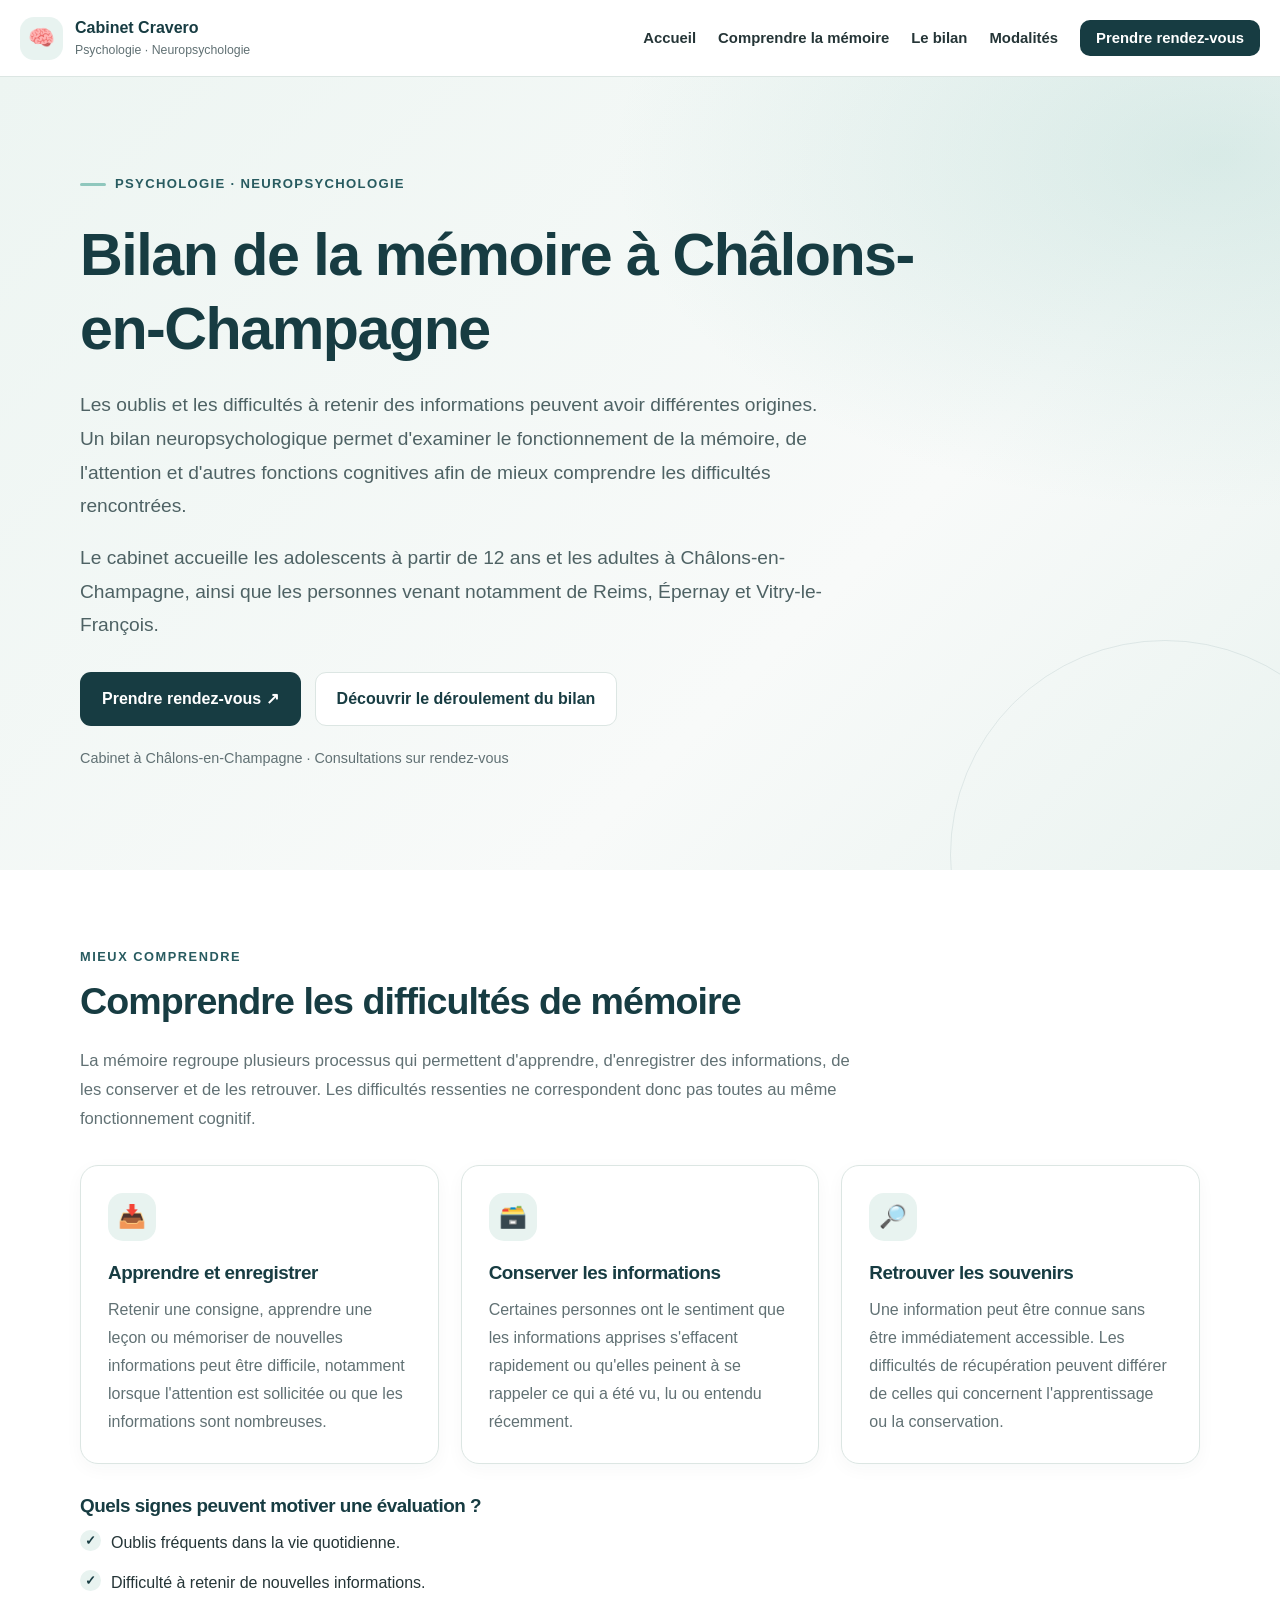
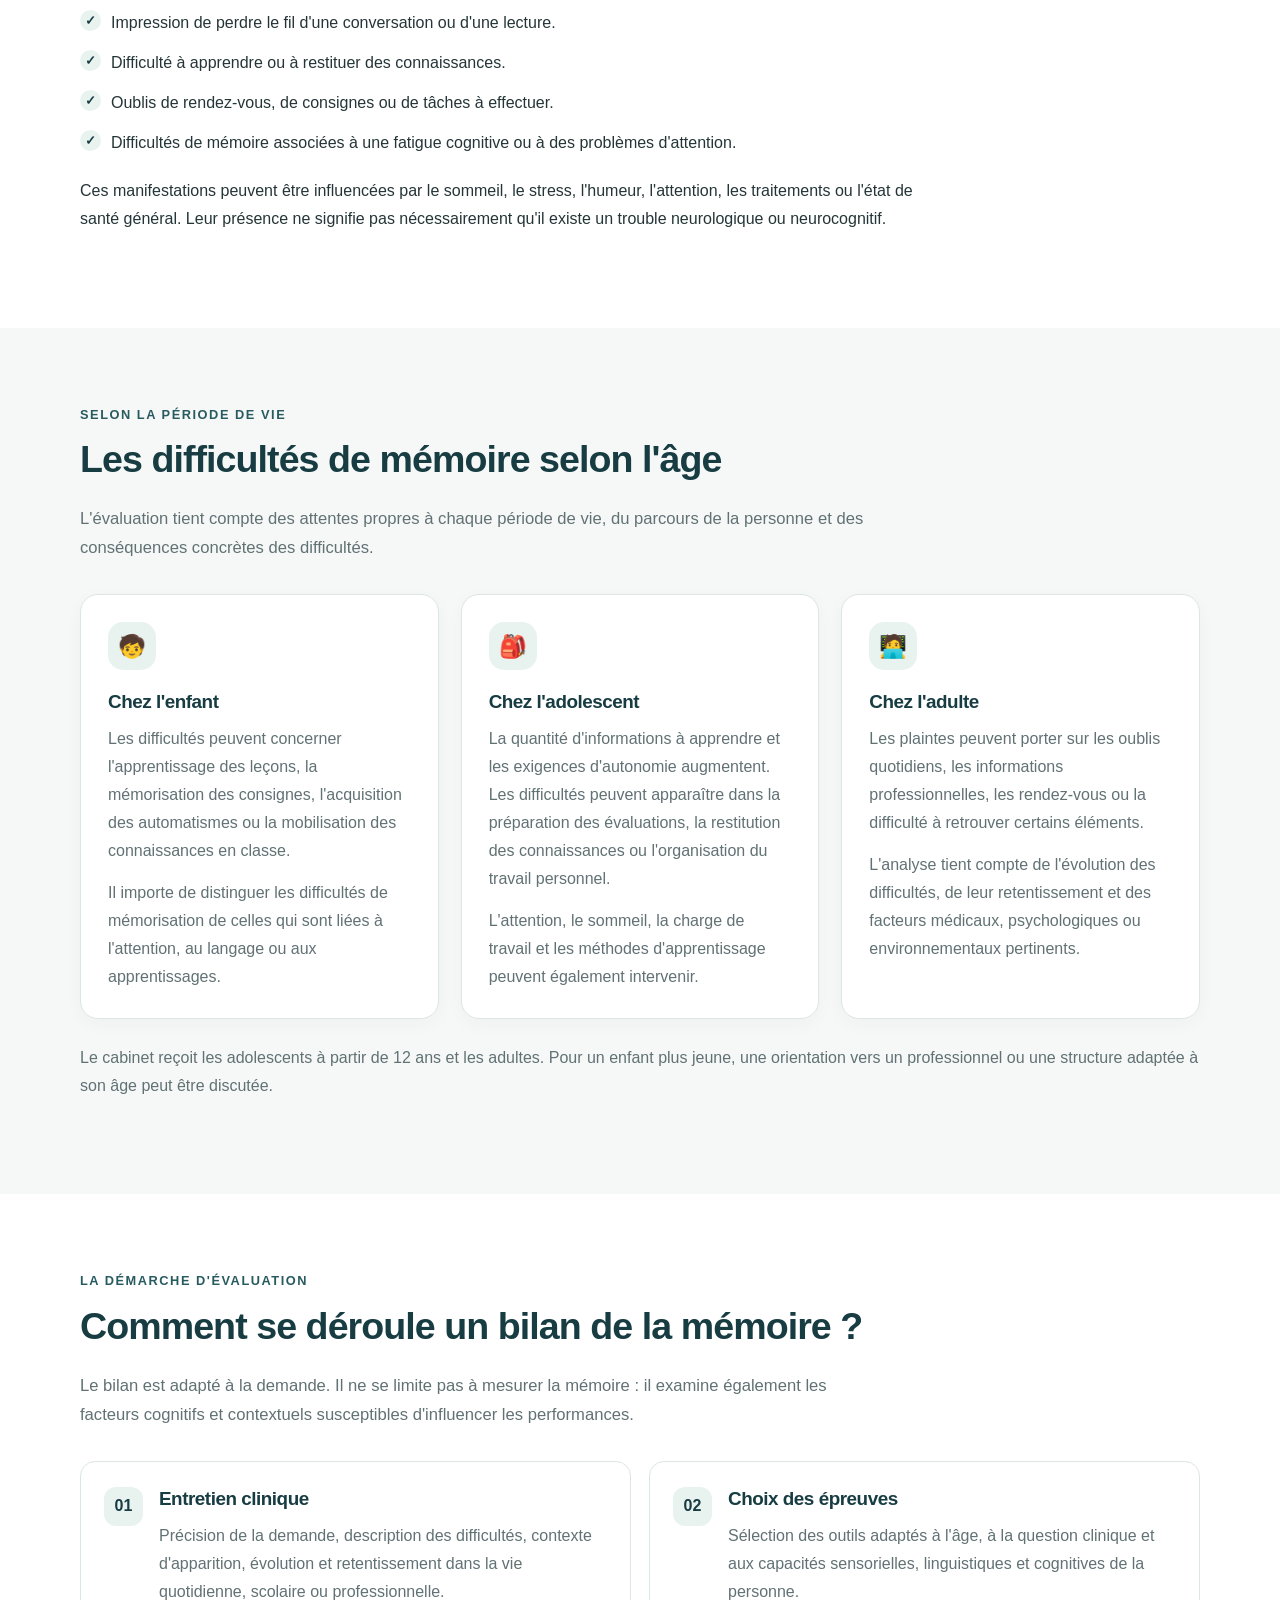
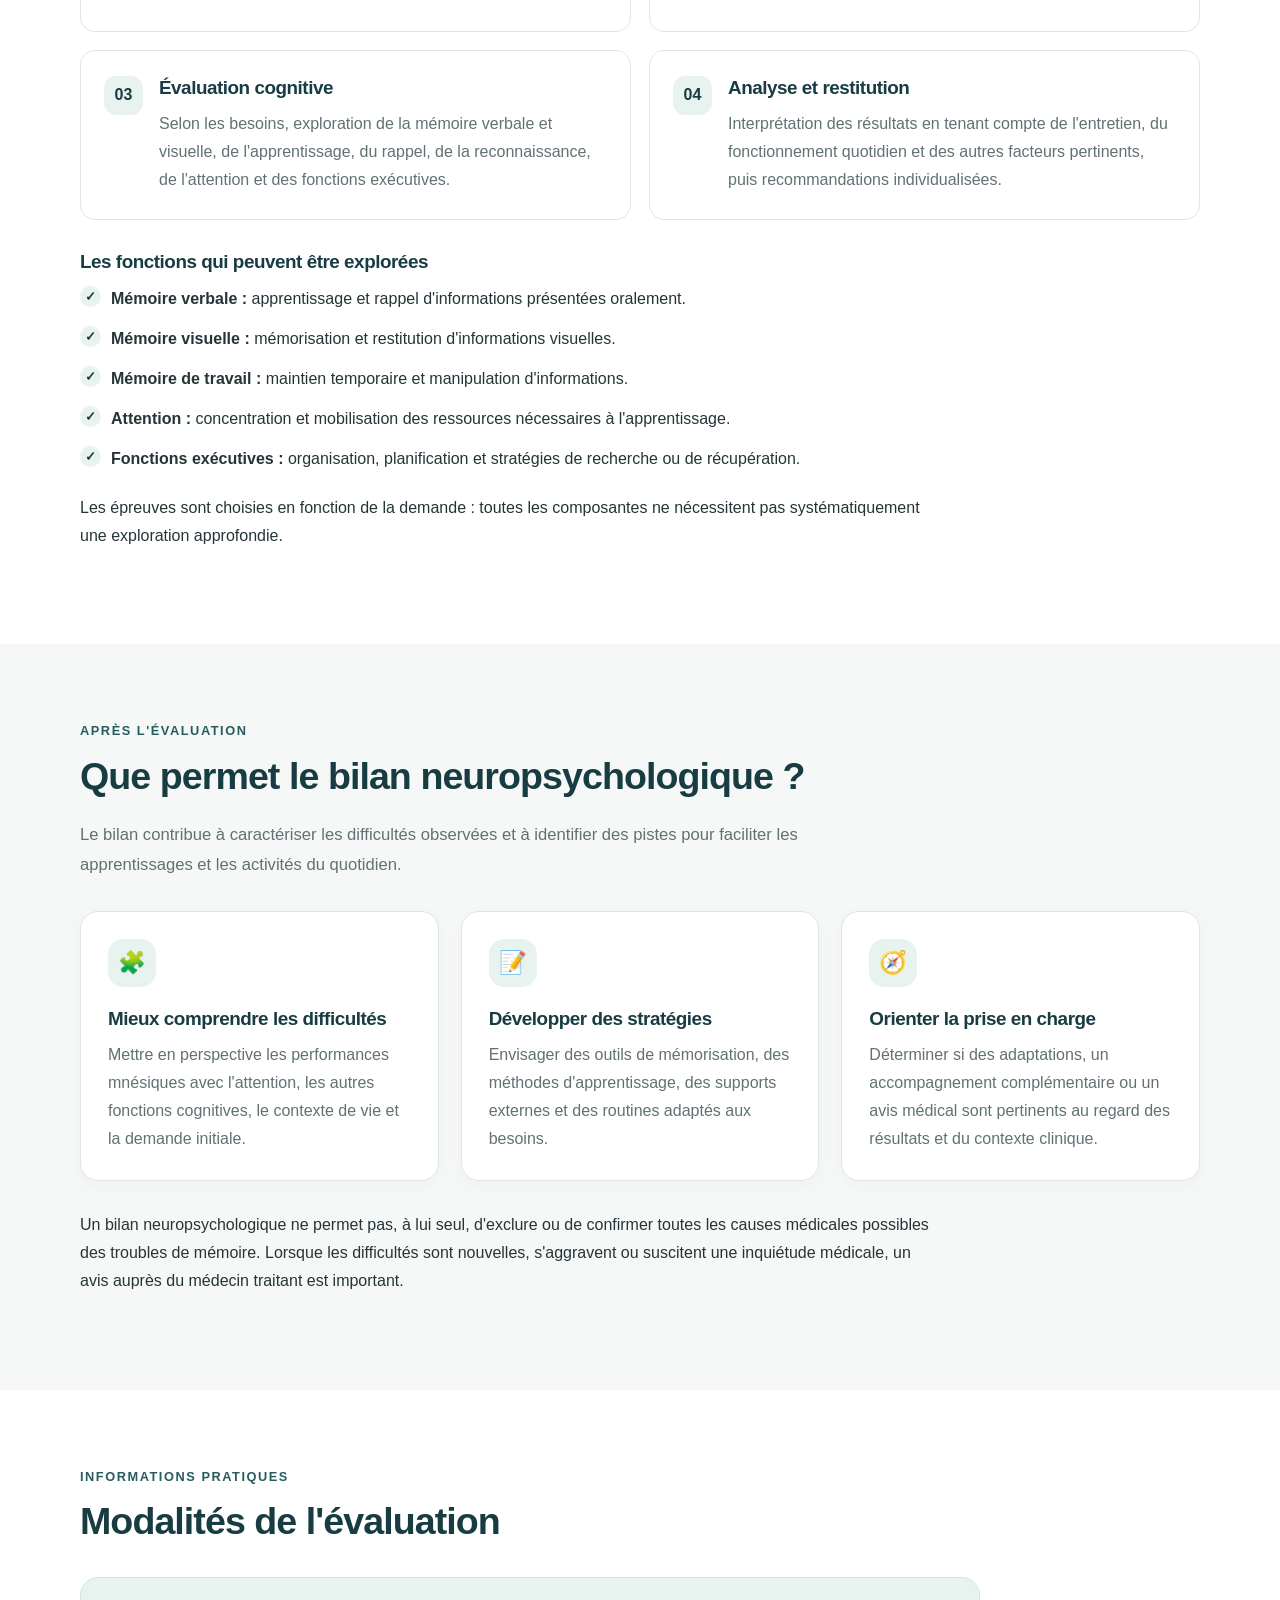
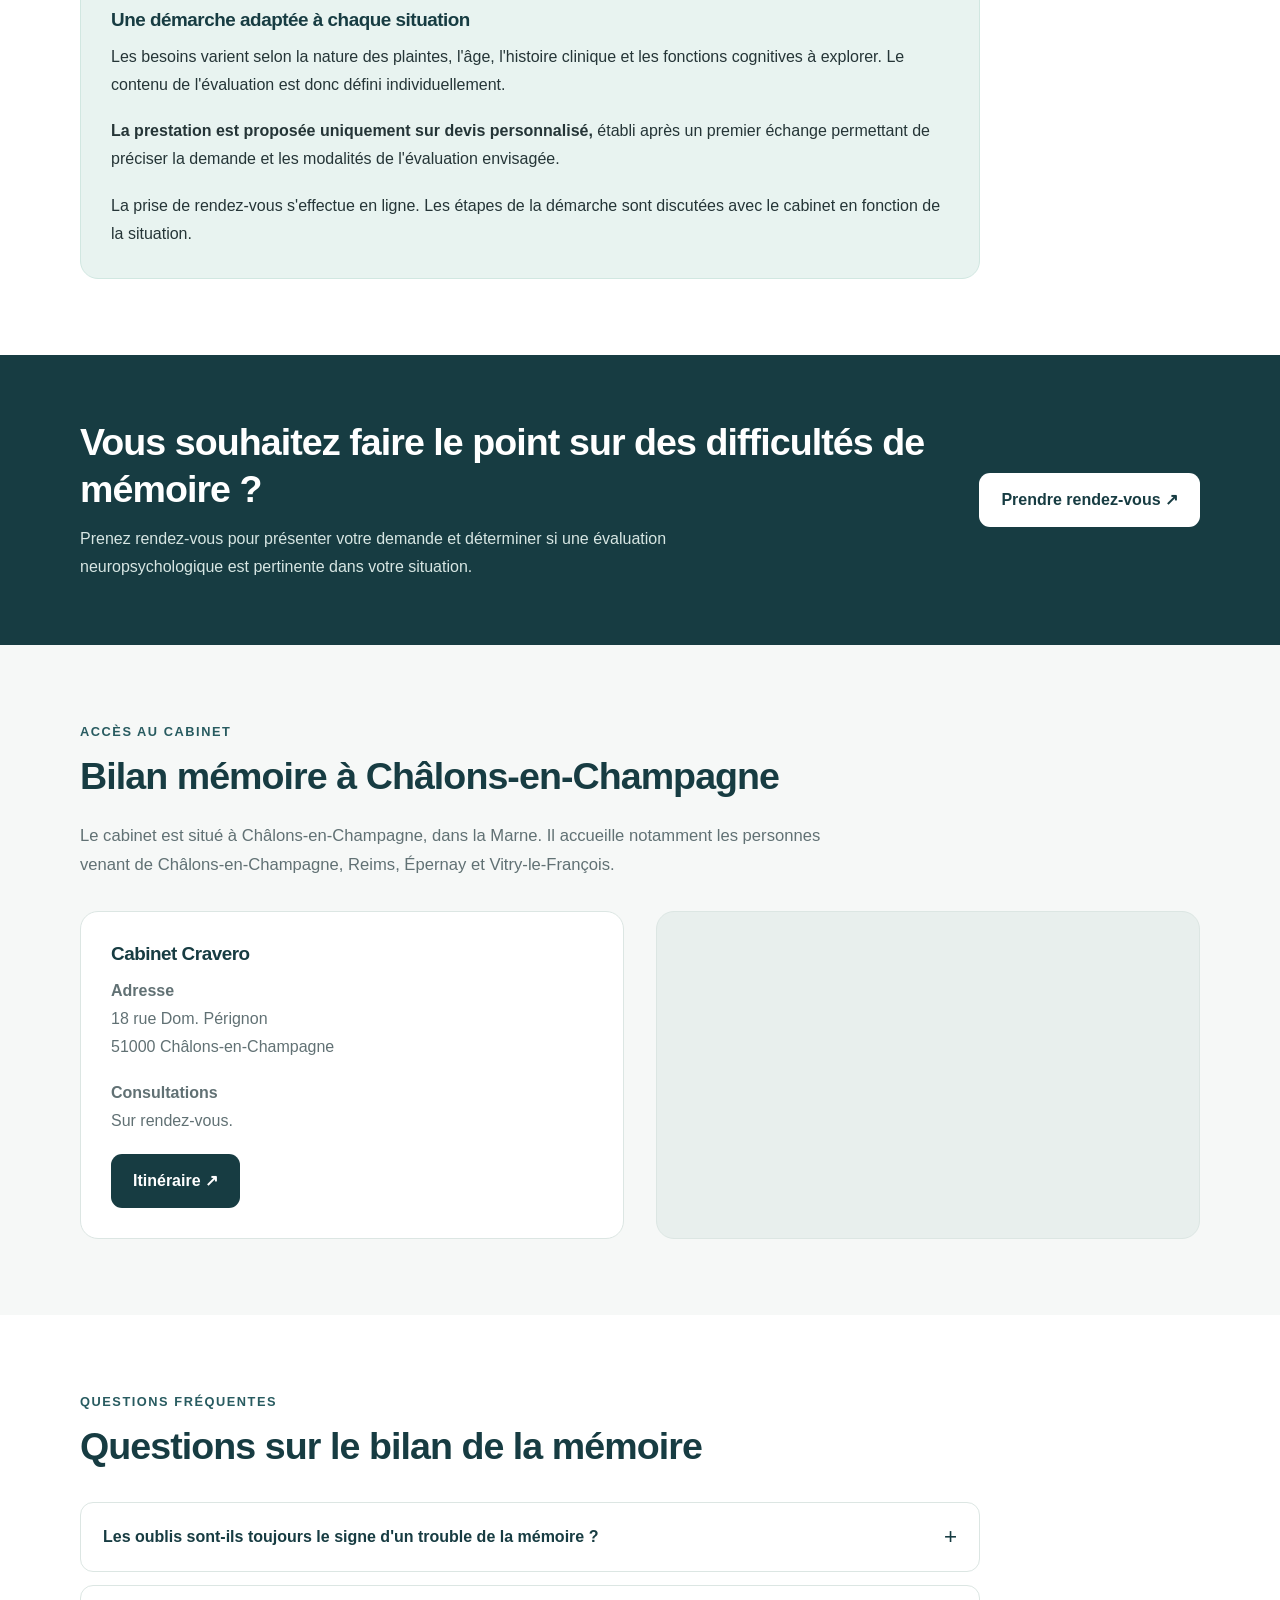
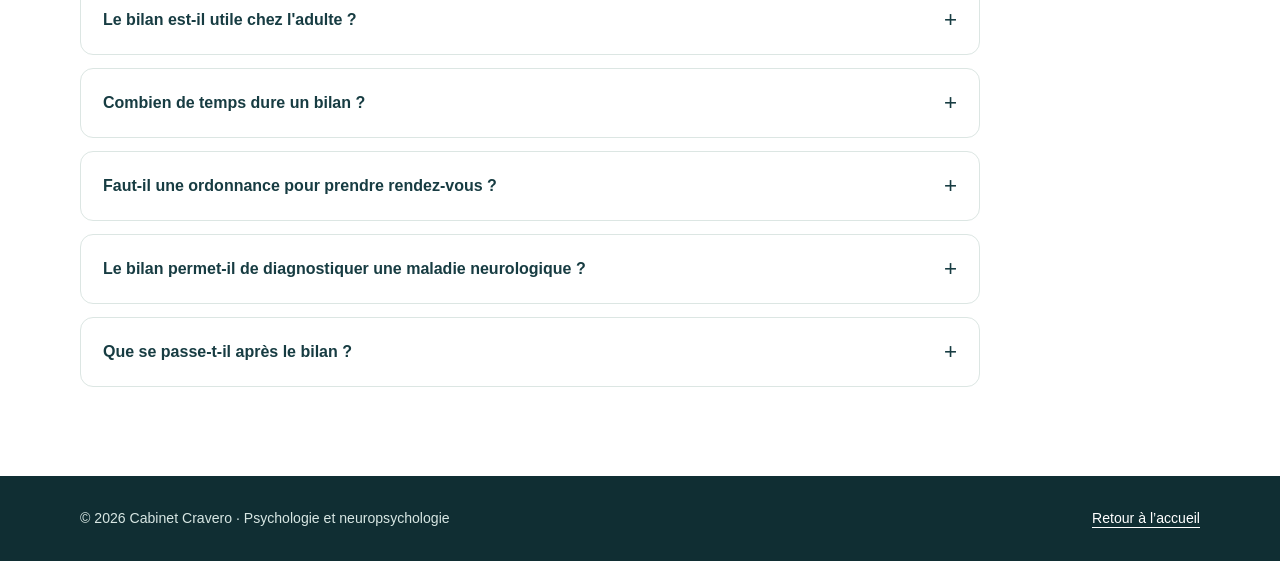
<file: pages/bilan-neuropsy-memoire.html>
<!DOCTYPE html>
<html lang="fr">
<head>
  <meta charset="UTF-8">
  <meta name="viewport" content="width=device-width, initial-scale=1">

  <title>Bilan mémoire à Châlons-en-Champagne | Julien Cravero</title>

  <meta name="description" content="Bilan neuropsychologique de la mémoire à Châlons-en-Champagne. Évaluation des difficultés mnésiques, de l'attention et des fonctions cognitives, avec recommandations personnalisées.">

  <meta name="theme-color" content="#173c42">
  <meta name="robots" content="index, follow">

  <link rel="canonical" href="https://neuropsy-cravero.github.io/cabinet/pages/bilan-neuropsy-memoire.html">
  <link rel="icon" href="../images/Psychologue_Cravero_favicon.ico">

  <style>
    :root {
      --primary: #173c42;
      --primary-light: #285b60;
      --accent: #8fc7bd;
      --accent-light: #e8f3f0;
      --background: #f6f8f7;
      --surface: #ffffff;
      --text: #253537;
      --muted: #617174;
      --border: #dce6e3;
      --shadow: 0 12px 35px rgba(23, 60, 66, 0.08);
      --radius: 18px;
      --content: 1120px;
    }

    *,
    *::before,
    *::after {
      box-sizing: border-box;
    }

    html {
      scroll-behavior: smooth;
      scroll-padding-top: 95px;
    }

    body {
      margin: 0;
      font-family: Inter, -apple-system, BlinkMacSystemFont, "Segoe UI",
                   Roboto, Helvetica, Arial, sans-serif;
      color: var(--text);
      background: var(--background);
      line-height: 1.75;
      font-size: 16px;
    }

    img {
      display: block;
      max-width: 100%;
      height: auto;
    }

    a {
      color: var(--primary-light);
      text-underline-offset: 4px;
    }

    a:focus-visible,
    button:focus-visible,
    summary:focus-visible {
      outline: 3px solid #e4a84b;
      outline-offset: 4px;
    }

    p {
      margin: 0 0 1.15rem;
    }

    h1,
    h2,
    h3 {
      color: var(--primary);
      font-weight: 750;
      line-height: 1.25;
      letter-spacing: -0.025em;
    }

    h1 {
      max-width: 850px;
      margin: 0 0 1.4rem;
      font-size: clamp(2.15rem, 5vw, 3.7rem);
    }

    h2 {
      margin: 0 0 1.3rem;
      font-size: clamp(1.7rem, 3vw, 2.35rem);
    }

    h3 {
      margin: 0 0 0.7rem;
      font-size: 1.18rem;
    }

    ul {
      margin: 0 0 1.3rem;
      padding-left: 1.4rem;
    }

    li {
      margin-bottom: 0.55rem;
      padding-left: 0.15rem;
    }

    .container {
      width: min(var(--content), calc(100% - 40px));
      margin-inline: auto;
    }

    .skip-link {
      position: absolute;
      top: -100px;
      left: 16px;
      z-index: 2000;
      padding: 12px 18px;
      color: white;
      background: var(--primary);
      border-radius: 8px;
    }

    .skip-link:focus {
      top: 12px;
    }

    /* Navigation */

    .site-header {
      position: sticky;
      top: 0;
      z-index: 1000;
      background: rgba(255, 255, 255, 0.97);
      border-bottom: 1px solid var(--border);
      backdrop-filter: blur(12px);
    }

    .header-inner {
      width: min(1280px, calc(100% - 40px));
      min-height: 76px;
      margin-inline: auto;
      display: flex;
      align-items: center;
      justify-content: space-between;
      gap: 24px;
    }

    .brand {
      display: flex;
      align-items: center;
      gap: 12px;
      color: var(--primary);
      text-decoration: none;
      font-weight: 800;
      line-height: 1.3;
    }

    .brand-mark {
      display: grid;
      place-items: center;
      width: 43px;
      height: 43px;
      flex: 0 0 43px;
      border-radius: 14px;
      background: var(--accent-light);
      font-size: 1.35rem;
    }

    .brand small {
      display: block;
      margin-top: 3px;
      color: var(--muted);
      font-size: 0.77rem;
      font-weight: 500;
    }

    .nav-toggle {
      display: none;
      align-items: center;
      justify-content: center;
      width: 44px;
      height: 44px;
      border: 1px solid var(--border);
      border-radius: 12px;
      background: white;
      color: var(--primary);
      font-size: 1.4rem;
      cursor: pointer;
    }

    .main-nav ul {
      display: flex;
      align-items: center;
      gap: 22px;
      margin: 0;
      padding: 0;
      list-style: none;
    }

    .main-nav li {
      margin: 0;
      padding: 0;
    }

    .main-nav a {
      color: var(--text);
      font-size: 0.93rem;
      font-weight: 650;
      text-decoration: none;
    }

    .main-nav a:hover {
      color: var(--primary-light);
    }

    .main-nav .nav-cta {
      padding: 10px 16px;
      color: white;
      background: var(--primary);
      border-radius: 10px;
    }

    .main-nav .nav-cta:hover {
      color: white;
      background: var(--primary-light);
    }

    /* Hero */

    .hero {
      position: relative;
      overflow: hidden;
      padding: 90px 0 80px;
      background:
        radial-gradient(
          ellipse at 95% 10%,
          rgba(143, 199, 189, 0.3),
          transparent 35%
        ),
        linear-gradient(135deg, #edf5f2 0%, #f8faf9 65%, #eaf3f0 100%);
    }

    .hero::after {
      position: absolute;
      right: -100px;
      bottom: -200px;
      width: 430px;
      height: 430px;
      content: "";
      border: 1px solid rgba(40, 91, 96, 0.1);
      border-radius: 50%;
      pointer-events: none;
    }

    .hero-content {
      position: relative;
      z-index: 1;
      max-width: 850px;
    }

    .eyebrow {
      display: inline-flex;
      align-items: center;
      gap: 9px;
      margin-bottom: 22px;
      color: var(--primary-light);
      font-size: 0.82rem;
      font-weight: 800;
      letter-spacing: 0.1em;
      text-transform: uppercase;
    }

    .eyebrow::before {
      width: 26px;
      height: 3px;
      content: "";
      background: var(--accent);
      border-radius: 99px;
    }

    .hero-intro {
      max-width: 760px;
      color: #4e6264;
      font-size: clamp(1.05rem, 2vw, 1.2rem);
    }

    .hero-actions {
      display: flex;
      flex-wrap: wrap;
      align-items: center;
      gap: 14px;
      margin-top: 30px;
    }

    .btn {
      display: inline-flex;
      align-items: center;
      justify-content: center;
      min-height: 48px;
      padding: 12px 21px;
      border: 1px solid transparent;
      border-radius: 11px;
      font: inherit;
      font-weight: 750;
      text-align: center;
      text-decoration: none;
      transition: transform 0.2s ease, background 0.2s ease;
    }

    .btn:hover {
      transform: translateY(-2px);
    }

    .btn-primary {
      color: white;
      background: var(--primary);
    }

    .btn-primary:hover {
      color: white;
      background: var(--primary-light);
    }

    .btn-secondary {
      color: var(--primary);
      background: white;
      border-color: var(--border);
    }

    .btn-secondary:hover {
      background: var(--accent-light);
    }

    .hero-note {
      margin-top: 20px;
      color: var(--muted);
      font-size: 0.9rem;
    }

    /* Sections */

    .section {
      padding: 76px 0;
    }

    .section-white {
      background: var(--surface);
    }

    .section-heading {
      max-width: 790px;
      margin-bottom: 32px;
    }

    .section-heading p {
      color: var(--muted);
      font-size: 1.04rem;
    }

    .section-kicker {
      display: block;
      margin-bottom: 10px;
      color: var(--primary-light);
      font-size: 0.8rem;
      font-weight: 800;
      letter-spacing: 0.12em;
      text-transform: uppercase;
    }

    .text-column {
      max-width: 850px;
    }

    /* Cards */

    .card-grid {
      display: grid;
      grid-template-columns: repeat(3, minmax(0, 1fr));
      gap: 22px;
    }

    .card {
      padding: 27px;
      background: white;
      border: 1px solid var(--border);
      border-radius: var(--radius);
      box-shadow: 0 5px 18px rgba(23, 60, 66, 0.035);
    }

    .card-icon {
      display: grid;
      place-items: center;
      width: 48px;
      height: 48px;
      margin-bottom: 20px;
      border-radius: 15px;
      background: var(--accent-light);
      font-size: 1.4rem;
    }

    .card p {
      margin-bottom: 0;
      color: var(--muted);
    }

    .check-list {
      padding: 0;
      list-style: none;
    }

    .check-list li {
      position: relative;
      margin-bottom: 12px;
      padding-left: 31px;
    }

    .check-list li::before {
      position: absolute;
      top: 0.1em;
      left: 0;
      display: grid;
      place-items: center;
      width: 21px;
      height: 21px;
      content: "✓";
      color: var(--primary);
      background: var(--accent-light);
      border-radius: 50%;
      font-size: 0.8rem;
      font-weight: 900;
    }

    /* Steps */

    .steps {
      display: grid;
      grid-template-columns: repeat(2, minmax(0, 1fr));
      gap: 18px;
      counter-reset: assessment;
    }

    .step {
      position: relative;
      min-height: 150px;
      padding: 25px 25px 25px 78px;
      background: white;
      border: 1px solid var(--border);
      border-radius: 15px;
      counter-increment: assessment;
    }

    .step::before {
      position: absolute;
      top: 25px;
      left: 23px;
      display: grid;
      place-items: center;
      width: 39px;
      height: 39px;
      content: counter(assessment, decimal-leading-zero);
      color: var(--primary);
      background: var(--accent-light);
      border-radius: 12px;
      font-weight: 850;
    }

    .step p {
      margin: 0;
      color: var(--muted);
    }

    /* CTA */

    .cta-section {
      padding: 64px 0;
      background: var(--primary);
      color: white;
    }

    .cta-inner {
      display: flex;
      align-items: center;
      justify-content: space-between;
      gap: 30px;
    }

    .cta-inner h2 {
      margin-bottom: 12px;
      color: white;
    }

    .cta-inner p {
      max-width: 680px;
      margin-bottom: 0;
      color: #d7e6e3;
    }

    .cta-section .btn {
      flex-shrink: 0;
      color: var(--primary);
      background: white;
    }

    .cta-section .btn:hover {
      background: var(--accent-light);
    }

    /* Modalités */

    .quote-panel {
      max-width: 900px;
      padding: 30px;
      background: var(--accent-light);
      border: 1px solid #d1e7e1;
      border-radius: var(--radius);
    }

    .quote-panel p:last-child {
      margin-bottom: 0;
    }

    /* Localisation */

    .location-box {
      display: grid;
      grid-template-columns: 1fr 1fr;
      gap: 32px;
      align-items: stretch;
    }

    .location-details {
      padding: 30px;
      background: white;
      border: 1px solid var(--border);
      border-radius: var(--radius);
    }

    .location-details p {
      color: var(--muted);
    }

    .map-frame {
      min-height: 320px;
      overflow: hidden;
      background: #e8efed;
      border: 1px solid var(--border);
      border-radius: var(--radius);
    }

    .map-frame iframe {
      display: block;
      width: 100%;
      height: 100%;
      min-height: 320px;
      border: 0;
    }

    /* FAQ */

    .faq-list {
      max-width: 900px;
    }

    .faq-item {
      margin-bottom: 13px;
      overflow: hidden;
      background: white;
      border: 1px solid var(--border);
      border-radius: 13px;
    }

    .faq-item summary {
      position: relative;
      padding: 20px 52px 20px 22px;
      color: var(--primary);
      font-weight: 750;
      cursor: pointer;
      list-style: none;
    }

    .faq-item summary::-webkit-details-marker {
      display: none;
    }

    .faq-item summary::after {
      position: absolute;
      top: 50%;
      right: 22px;
      content: "+";
      transform: translateY(-50%);
      font-size: 1.4rem;
      font-weight: 500;
    }

    .faq-item[open] summary::after {
      content: "−";
    }

    .faq-answer {
      padding: 0 22px 20px;
      color: var(--muted);
    }

    .faq-answer p:last-child {
      margin-bottom: 0;
    }

    /* Footer */

    .site-footer {
      padding: 30px 0;
      background: #102e33;
      color: #d7e6e3;
    }

    .footer-inner {
      display: flex;
      align-items: center;
      justify-content: space-between;
      flex-wrap: wrap;
      gap: 16px;
    }

    .site-footer p {
      margin: 0;
      font-size: 0.88rem;
    }

    .site-footer a {
      color: white;
    }

    /* Responsive */

    @media (max-width: 900px) {
      .nav-toggle {
        display: inline-flex;
      }

      .main-nav {
        position: absolute;
        top: 100%;
        right: 0;
        left: 0;
        display: none;
        padding: 12px 20px 20px;
        background: white;
        border-bottom: 1px solid var(--border);
        box-shadow: var(--shadow);
      }

      .main-nav.is-open {
        display: block;
      }

      .main-nav ul {
        align-items: stretch;
        flex-direction: column;
        gap: 0;
        width: min(var(--content), 100%);
        margin: auto;
      }

      .main-nav a {
        display: block;
        padding: 13px 8px;
      }

      .main-nav .nav-cta {
        margin-top: 8px;
        text-align: center;
      }

      .card-grid {
        grid-template-columns: repeat(2, minmax(0, 1fr));
      }

      .cta-inner {
        align-items: flex-start;
        flex-direction: column;
      }
    }

    @media (max-width: 620px) {
      .container {
        width: min(calc(100% - 32px), var(--content));
      }

      .header-inner {
        width: calc(100% - 32px);
        min-height: 68px;
      }

      .brand {
        font-size: 0.94rem;
      }

      .brand small {
        font-size: 0.72rem;
      }

      .hero {
        padding: 62px 0 58px;
      }

      .section {
        padding: 55px 0;
      }

      .card-grid,
      .steps,
      .location-box {
        grid-template-columns: 1fr;
      }

      .card {
        padding: 23px;
      }

      .step {
        padding-left: 72px;
      }

      .quote-panel,
      .location-details {
        padding: 23px;
      }

      .hero-actions {
        align-items: stretch;
        flex-direction: column;
      }

      .hero-actions .btn {
        width: 100%;
      }

      .map-frame,
      .map-frame iframe {
        min-height: 270px;
      }

      .footer-inner {
        align-items: flex-start;
        flex-direction: column;
      }
    }

    @media (prefers-reduced-motion: reduce) {
      *,
      *::before,
      *::after {
        scroll-behavior: auto !important;
        transition-duration: 0.01ms !important;
        animation-duration: 0.01ms !important;
      }
    }
  </style>

  <script type="application/ld+json">
  {
    "@context": "https://schema.org",
    "@type": "MedicalBusiness",
    "@id": "https://neuropsy-cravero.github.io/cabinet/#cabinet",
    "name": "Cabinet Cravero - Psychologie et neuropsychologie",
    "url": "https://neuropsy-cravero.github.io/cabinet/pages/bilan-neuropsy-memoire.html",
    "description": "Évaluation neuropsychologique des difficultés de mémoire et des fonctions cognitives à Châlons-en-Champagne.",
    "telephone": "+33654451069",
    "address": {
      "@type": "PostalAddress",
      "streetAddress": "18 rue Dom. Pérignon",
      "addressLocality": "Châlons-en-Champagne",
      "postalCode": "51000",
      "addressRegion": "Grand Est",
      "addressCountry": "FR"
    },
    "areaServed": [
      "Châlons-en-Champagne",
      "Reims",
      "Épernay",
      "Vitry-le-François"
    ],
    "medicalSpecialty": "Psychology",
    "availableService": {
      "@type": "MedicalProcedure",
      "name": "Bilan neuropsychologique de la mémoire"
    },
    "hasMap": "https://www.google.com/maps/search/?api=1&query=Cabinet+Neuropsychologue+Cravero+Chalons-en-Champagne"
  }
  </script>
</head>

<body>
  <a class="skip-link" href="#contenu">Aller au contenu principal</a>

  <!-- NAVIGATION -->
  <header class="site-header">
    <div class="header-inner">
      <a class="brand" href="../index.html" aria-label="Cabinet Cravero, accueil">
        <span class="brand-mark" aria-hidden="true">🧠</span>
        <span>
          Cabinet Cravero
          <small>Psychologie · Neuropsychologie</small>
        </span>
      </a>

      <button
        class="nav-toggle"
        type="button"
        aria-label="Ouvrir le menu"
        aria-expanded="false"
        aria-controls="navigation-principale">
        ☰
      </button>

      <nav class="main-nav" id="navigation-principale" aria-label="Navigation principale">
        <ul>
          <li><a href="../index.html">Accueil</a></li>
          <li><a href="#comprendre">Comprendre la mémoire</a></li>
          <li><a href="#bilan">Le bilan</a></li>
          <li><a href="#modalites">Modalités</a></li>
          <li>
            <a
              class="nav-cta"
              href="https://perfactive.fr/neuropsychologue/chalons-en-champagne/julien-cravero"
              target="_blank"
              rel="noopener noreferrer">Prendre rendez-vous</a>
          </li>
        </ul>
      </nav>
    </div>
  </header>

  <main id="contenu">

    <!-- HERO -->
    <section class="hero">
      <div class="container">
        <div class="hero-content">
          <span class="eyebrow">Psychologie · Neuropsychologie</span>

          <h1>Bilan de la mémoire à Châlons-en-Champagne</h1>

          <p class="hero-intro">
            Les oublis et les difficultés à retenir des informations peuvent avoir
            différentes origines. Un bilan neuropsychologique permet d'examiner le
            fonctionnement de la mémoire, de l'attention et d'autres fonctions
            cognitives afin de mieux comprendre les difficultés rencontrées.
          </p>

          <p class="hero-intro">
            Le cabinet accueille les adolescents à partir de 12 ans et les adultes
            à Châlons-en-Champagne, ainsi que les personnes venant notamment de Reims,
            Épernay et Vitry-le-François.
          </p>

          <div class="hero-actions">
            <a
              class="btn btn-primary"
              href="https://perfactive.fr/neuropsychologue/chalons-en-champagne/julien-cravero"
              target="_blank"
              rel="noopener noreferrer">Prendre rendez-vous ↗</a>

            <a class="btn btn-secondary" href="#bilan">
              Découvrir le déroulement du bilan
            </a>
          </div>

          <p class="hero-note">
            Cabinet à Châlons-en-Champagne · Consultations sur rendez-vous
          </p>
        </div>
      </div>
    </section>

    <!-- COMPRENDRE LA MÉMOIRE -->
    <section class="section section-white" id="comprendre">
      <div class="container">
        <div class="section-heading">
          <span class="section-kicker">Mieux comprendre</span>
          <h2>Comprendre les difficultés de mémoire</h2>
          <p>
            La mémoire regroupe plusieurs processus qui permettent d'apprendre,
            d'enregistrer des informations, de les conserver et de les retrouver.
            Les difficultés ressenties ne correspondent donc pas toutes au même
            fonctionnement cognitif.
          </p>
        </div>

        <div class="card-grid">
          <article class="card">
            <div class="card-icon" aria-hidden="true">📥</div>
            <h3>Apprendre et enregistrer</h3>
            <p>
              Retenir une consigne, apprendre une leçon ou mémoriser de nouvelles
              informations peut être difficile, notamment lorsque l'attention est
              sollicitée ou que les informations sont nombreuses.
            </p>
          </article>

          <article class="card">
            <div class="card-icon" aria-hidden="true">🗃️</div>
            <h3>Conserver les informations</h3>
            <p>
              Certaines personnes ont le sentiment que les informations apprises
              s'effacent rapidement ou qu'elles peinent à se rappeler ce qui a été
              vu, lu ou entendu récemment.
            </p>
          </article>

          <article class="card">
            <div class="card-icon" aria-hidden="true">🔎</div>
            <h3>Retrouver les souvenirs</h3>
            <p>
              Une information peut être connue sans être immédiatement accessible.
              Les difficultés de récupération peuvent différer de celles qui
              concernent l'apprentissage ou la conservation.
            </p>
          </article>
        </div>

        <div class="text-column" style="margin-top:30px">
          <h3>Quels signes peuvent motiver une évaluation ?</h3>

          <ul class="check-list">
            <li>Oublis fréquents dans la vie quotidienne.</li>
            <li>Difficulté à retenir de nouvelles informations.</li>
            <li>Impression de perdre le fil d'une conversation ou d'une lecture.</li>
            <li>Difficulté à apprendre ou à restituer des connaissances.</li>
            <li>Oublis de rendez-vous, de consignes ou de tâches à effectuer.</li>
            <li>Difficultés de mémoire associées à une fatigue cognitive ou à des problèmes d'attention.</li>
          </ul>

          <p>
            Ces manifestations peuvent être influencées par le sommeil, le stress,
            l'humeur, l'attention, les traitements ou l'état de santé général.
            Leur présence ne signifie pas nécessairement qu'il existe un trouble
            neurologique ou neurocognitif.
          </p>
        </div>
      </div>
    </section>

    <!-- ENFANT, ADOLESCENT, ADULTE -->
    <section class="section">
      <div class="container">
        <div class="section-heading">
          <span class="section-kicker">Selon la période de vie</span>
          <h2>Les difficultés de mémoire selon l'âge</h2>
          <p>
            L'évaluation tient compte des attentes propres à chaque période de vie,
            du parcours de la personne et des conséquences concrètes des difficultés.
          </p>
        </div>

        <div class="card-grid">
          <article class="card">
            <div class="card-icon" aria-hidden="true">🧒</div>
            <h3>Chez l'enfant</h3>
            <p>
              Les difficultés peuvent concerner l'apprentissage des leçons,
              la mémorisation des consignes, l'acquisition des automatismes
              ou la mobilisation des connaissances en classe.
            </p>
            <p style="margin-top:14px">
              Il importe de distinguer les difficultés de mémorisation de celles
              qui sont liées à l'attention, au langage ou aux apprentissages.
            </p>
          </article>

          <article class="card">
            <div class="card-icon" aria-hidden="true">🎒</div>
            <h3>Chez l'adolescent</h3>
            <p>
              La quantité d'informations à apprendre et les exigences d'autonomie
              augmentent. Les difficultés peuvent apparaître dans la préparation
              des évaluations, la restitution des connaissances ou l'organisation
              du travail personnel.
            </p>
            <p style="margin-top:14px">
              L'attention, le sommeil, la charge de travail et les méthodes
              d'apprentissage peuvent également intervenir.
            </p>
          </article>

          <article class="card">
            <div class="card-icon" aria-hidden="true">🧑‍💻</div>
            <h3>Chez l'adulte</h3>
            <p>
              Les plaintes peuvent porter sur les oublis quotidiens, les
              informations professionnelles, les rendez-vous ou la difficulté
              à retrouver certains éléments.
            </p>
            <p style="margin-top:14px">
              L'analyse tient compte de l'évolution des difficultés, de leur
              retentissement et des facteurs médicaux, psychologiques ou
              environnementaux pertinents.
            </p>
          </article>
        </div>

        <p style="margin-top:25px; color:var(--muted)">
          Le cabinet reçoit les adolescents à partir de 12 ans et les adultes.
          Pour un enfant plus jeune, une orientation vers un professionnel ou
          une structure adaptée à son âge peut être discutée.
        </p>
      </div>
    </section>

    <!-- DÉROULEMENT -->
    <section class="section section-white" id="bilan">
      <div class="container">
        <div class="section-heading">
          <span class="section-kicker">La démarche d'évaluation</span>
          <h2>Comment se déroule un bilan de la mémoire ?</h2>
          <p>
            Le bilan est adapté à la demande. Il ne se limite pas à mesurer la
            mémoire : il examine également les facteurs cognitifs et contextuels
            susceptibles d'influencer les performances.
          </p>
        </div>

        <div class="steps">
          <article class="step">
            <h3>Entretien clinique</h3>
            <p>
              Précision de la demande, description des difficultés, contexte
              d'apparition, évolution et retentissement dans la vie quotidienne,
              scolaire ou professionnelle.
            </p>
          </article>

          <article class="step">
            <h3>Choix des épreuves</h3>
            <p>
              Sélection des outils adaptés à l'âge, à la question clinique et aux
              capacités sensorielles, linguistiques et cognitives de la personne.
            </p>
          </article>

          <article class="step">
            <h3>Évaluation cognitive</h3>
            <p>
              Selon les besoins, exploration de la mémoire verbale et visuelle,
              de l'apprentissage, du rappel, de la reconnaissance, de l'attention
              et des fonctions exécutives.
            </p>
          </article>

          <article class="step">
            <h3>Analyse et restitution</h3>
            <p>
              Interprétation des résultats en tenant compte de l'entretien,
              du fonctionnement quotidien et des autres facteurs pertinents,
              puis recommandations individualisées.
            </p>
          </article>
        </div>

        <div class="text-column" style="margin-top:30px">
          <h3>Les fonctions qui peuvent être explorées</h3>

          <ul class="check-list">
            <li><strong>Mémoire verbale :</strong> apprentissage et rappel d'informations présentées oralement.</li>
            <li><strong>Mémoire visuelle :</strong> mémorisation et restitution d'informations visuelles.</li>
            <li><strong>Mémoire de travail :</strong> maintien temporaire et manipulation d'informations.</li>
            <li><strong>Attention :</strong> concentration et mobilisation des ressources nécessaires à l'apprentissage.</li>
            <li><strong>Fonctions exécutives :</strong> organisation, planification et stratégies de recherche ou de récupération.</li>
          </ul>

          <p>
            Les épreuves sont choisies en fonction de la demande : toutes les
            composantes ne nécessitent pas systématiquement une exploration
            approfondie.
          </p>
        </div>
      </div>
    </section>

    <!-- OBJECTIFS -->
    <section class="section">
      <div class="container">
        <div class="section-heading">
          <span class="section-kicker">Après l'évaluation</span>
          <h2>Que permet le bilan neuropsychologique ?</h2>
          <p>
            Le bilan contribue à caractériser les difficultés observées et à
            identifier des pistes pour faciliter les apprentissages et les
            activités du quotidien.
          </p>
        </div>

        <div class="card-grid">
          <article class="card">
            <div class="card-icon" aria-hidden="true">🧩</div>
            <h3>Mieux comprendre les difficultés</h3>
            <p>
              Mettre en perspective les performances mnésiques avec l'attention,
              les autres fonctions cognitives, le contexte de vie et la demande
              initiale.
            </p>
          </article>

          <article class="card">
            <div class="card-icon" aria-hidden="true">📝</div>
            <h3>Développer des stratégies</h3>
            <p>
              Envisager des outils de mémorisation, des méthodes d'apprentissage,
              des supports externes et des routines adaptés aux besoins.
            </p>
          </article>

          <article class="card">
            <div class="card-icon" aria-hidden="true">🧭</div>
            <h3>Orienter la prise en charge</h3>
            <p>
              Déterminer si des adaptations, un accompagnement complémentaire
              ou un avis médical sont pertinents au regard des résultats et
              du contexte clinique.
            </p>
          </article>
        </div>

        <div class="text-column" style="margin-top:30px">
          <p>
            Un bilan neuropsychologique ne permet pas, à lui seul, d'exclure ou
            de confirmer toutes les causes médicales possibles des troubles de
            mémoire. Lorsque les difficultés sont nouvelles, s'aggravent ou
            suscitent une inquiétude médicale, un avis auprès du médecin traitant
            est important.
          </p>
        </div>
      </div>
    </section>

    <!-- MODALITÉS -->
    <section class="section section-white" id="modalites">
      <div class="container">
        <div class="section-heading">
          <span class="section-kicker">Informations pratiques</span>
          <h2>Modalités de l'évaluation</h2>
        </div>

        <div class="quote-panel">
          <h3>Une démarche adaptée à chaque situation</h3>

          <p>
            Les besoins varient selon la nature des plaintes, l'âge, l'histoire
            clinique et les fonctions cognitives à explorer. Le contenu de
            l'évaluation est donc défini individuellement.
          </p>

          <p>
            <strong>La prestation est proposée uniquement sur devis personnalisé,</strong>
            établi après un premier échange permettant de préciser la demande
            et les modalités de l'évaluation envisagée.
          </p>

          <p>
            La prise de rendez-vous s'effectue en ligne. Les étapes de la démarche
            sont discutées avec le cabinet en fonction de la situation.
          </p>
        </div>
      </div>
    </section>

    <!-- CTA -->
    <section class="cta-section">
      <div class="container cta-inner">
        <div>
          <h2>Vous souhaitez faire le point sur des difficultés de mémoire ?</h2>
          <p>
            Prenez rendez-vous pour présenter votre demande et déterminer si
            une évaluation neuropsychologique est pertinente dans votre situation.
          </p>
        </div>

        <a
          class="btn"
          href="https://perfactive.fr/neuropsychologue/chalons-en-champagne/julien-cravero"
          target="_blank"
          rel="noopener noreferrer">Prendre rendez-vous ↗</a>
      </div>
    </section>

    <!-- LOCALISATION -->
    <section class="section" id="localisation">
      <div class="container">
        <div class="section-heading">
          <span class="section-kicker">Accès au cabinet</span>
          <h2>Bilan mémoire à Châlons-en-Champagne</h2>
          <p>
            Le cabinet est situé à Châlons-en-Champagne, dans la Marne. Il accueille
            notamment les personnes venant de Châlons-en-Champagne, Reims, Épernay
            et Vitry-le-François.
          </p>
        </div>

        <div class="location-box">
          <div class="location-details">
            <h3>Cabinet Cravero</h3>

            <p>
              <strong>Adresse</strong><br>
              18 rue Dom. Pérignon<br>
              51000 Châlons-en-Champagne
            </p>

            <p>
              <strong>Consultations</strong><br>
              Sur rendez-vous.
            </p>

            <a
              class="btn btn-primary"
              href="https://www.google.com/maps/search/?api=1&query=18+rue+Dom+P%C3%A9rignon+51000+Ch%C3%A2lons-en-Champagne"
              target="_blank"
              rel="noopener noreferrer">Itinéraire ↗</a>
          </div>

          <div class="map-frame">
            <iframe
              title="Localisation du cabinet de neuropsychologie à Châlons-en-Champagne"
              src="https://www.google.com/maps/embed?pb=!1m14!1m8!1m3!1d83826.1611855049!2d4.322825!3d48.96172!3m2!1i1024!2i768!4f13.1!3m3!1m2!1s0x47ebdf8679a49ae9%3A0xdf5cf80e3b6902c6!2sCabinet%20Neuropsychologue%20Cravero!5e0!3m2!1sfr!2sfr!4v1775661170406!5m2!1sfr!2sfr"
              loading="lazy"
              referrerpolicy="no-referrer-when-downgrade"
              allowfullscreen>
            </iframe>
          </div>
        </div>
      </div>
    </section>

    <!-- FAQ -->
    <section class="section section-white" id="faq">
      <div class="container">
        <div class="section-heading">
          <span class="section-kicker">Questions fréquentes</span>
          <h2>Questions sur le bilan de la mémoire</h2>
        </div>

        <div class="faq-list">
          <details class="faq-item">
            <summary>Les oublis sont-ils toujours le signe d'un trouble de la mémoire ?</summary>
            <div class="faq-answer">
              <p>
                Non. Les oublis peuvent notamment être liés à une difficulté
                d'attention au moment de l'apprentissage, au stress, au manque
                de sommeil ou à une surcharge cognitive. L'entretien et les
                épreuves permettent d'explorer ces différentes pistes.
              </p>
            </div>
          </details>

          <details class="faq-item">
            <summary>Le bilan est-il utile chez l'adulte ?</summary>
            <div class="faq-answer">
              <p>
                Oui. Une évaluation peut aider à caractériser les difficultés,
                à examiner les fonctions cognitives concernées et à déterminer
                les suites utiles. Selon le contexte, un avis médical peut
                également être nécessaire.
              </p>
            </div>
          </details>

          <details class="faq-item">
            <summary>Combien de temps dure un bilan ?</summary>
            <div class="faq-answer">
              <p>
                La durée dépend de la demande, des fonctions à explorer et des
                investigations nécessaires. Les modalités sont précisées lors
                des premiers échanges.
              </p>
            </div>
          </details>

          <details class="faq-item">
            <summary>Faut-il une ordonnance pour prendre rendez-vous ?</summary>
            <div class="faq-answer">
              <p>
                Vous pouvez contacter directement le cabinet. Si les difficultés
                sont récentes, s'aggravent ou évoquent une cause médicale, il est
                important de consulter également un médecin.
              </p>
            </div>
          </details>

          <details class="faq-item">
            <summary>Le bilan permet-il de diagnostiquer une maladie neurologique ?</summary>
            <div class="faq-answer">
              <p>
                Le bilan décrit le fonctionnement cognitif et peut contribuer
                à l'analyse clinique, mais il ne remplace pas une évaluation
                médicale. Le diagnostic d'une maladie neurologique nécessite,
                lorsque cela est indiqué, une démarche médicale complémentaire.
              </p>
            </div>
          </details>

          <details class="faq-item">
            <summary>Que se passe-t-il après le bilan ?</summary>
            <div class="faq-answer">
              <p>
                Les résultats sont restitués et expliqués. Des recommandations
                adaptées peuvent être proposées, par exemple des stratégies de
                mémorisation, des adaptations du quotidien ou une orientation
                vers un autre professionnel si nécessaire.
              </p>
            </div>
          </details>
        </div>
      </div>
    </section>
  </main>

  <!-- FOOTER -->
  <footer class="site-footer">
    <div class="container footer-inner">
      <p>
        © <span id="annee"></span> Cabinet Cravero · Psychologie et neuropsychologie
      </p>
      <p><a href="../index.html">Retour à l’accueil</a></p>
    </div>
  </footer>

  <script>
    (() => {
      const toggle = document.querySelector(".nav-toggle");
      const nav = document.querySelector(".main-nav");

      if (toggle && nav) {
        const closeMenu = () => {
          nav.classList.remove("is-open");
          toggle.setAttribute("aria-expanded", "false");
          toggle.setAttribute("aria-label", "Ouvrir le menu");
          toggle.textContent = "☰";
        };

        toggle.addEventListener("click", () => {
          const isOpen = nav.classList.toggle("is-open");

          toggle.setAttribute("aria-expanded", String(isOpen));
          toggle.setAttribute(
            "aria-label",
            isOpen ? "Fermer le menu" : "Ouvrir le menu"
          );
          toggle.textContent = isOpen ? "✕" : "☰";
        });

        nav.querySelectorAll("a").forEach((link) => {
          link.addEventListener("click", closeMenu);
        });

        document.addEventListener("keydown", (event) => {
          if (event.key === "Escape") {
            closeMenu();
            toggle.focus();
          }
        });

        document.addEventListener("click", (event) => {
          if (
            nav.classList.contains("is-open") &&
            !nav.contains(event.target) &&
            !toggle.contains(event.target)
          ) {
            closeMenu();
          }
        });
      }

      const year = document.getElementById("annee");

      if (year) {
        year.textContent = new Date().getFullYear();
      }
    })();
  </script>
</body>
</html>
</file>
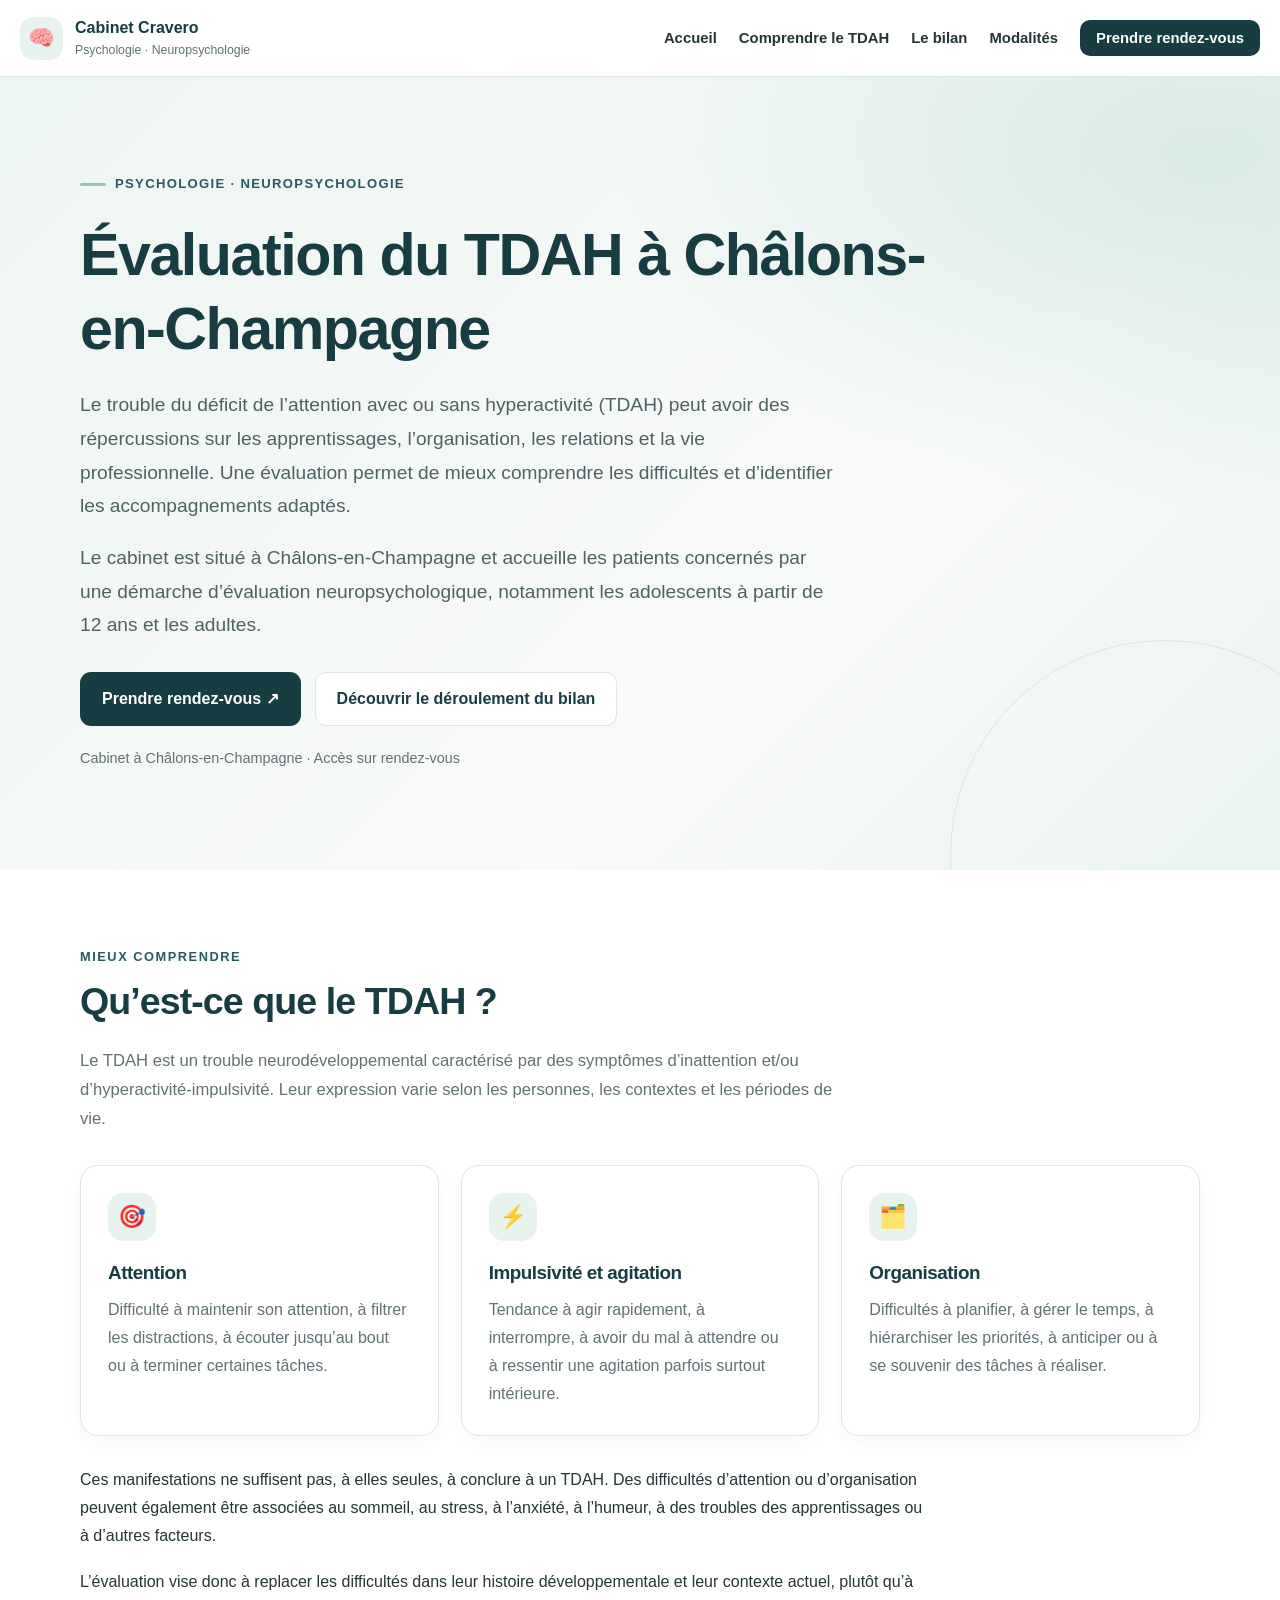
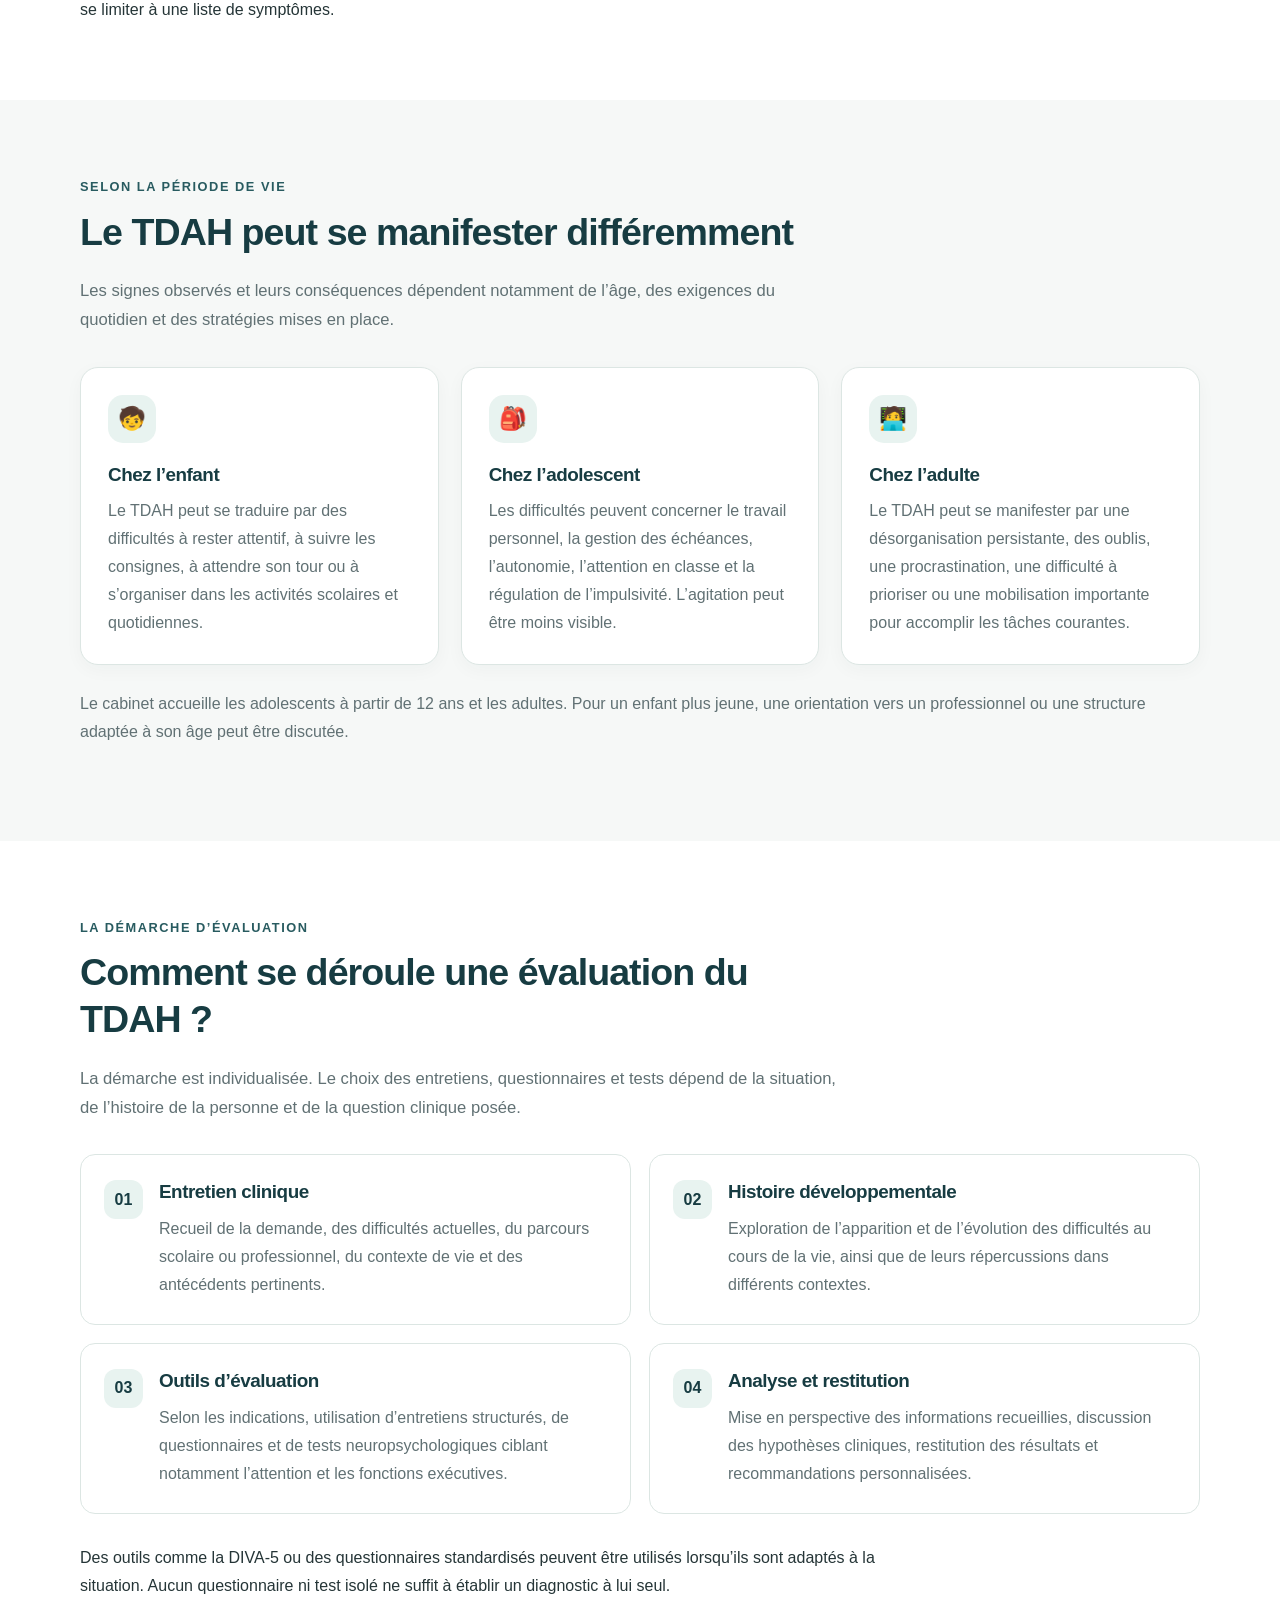
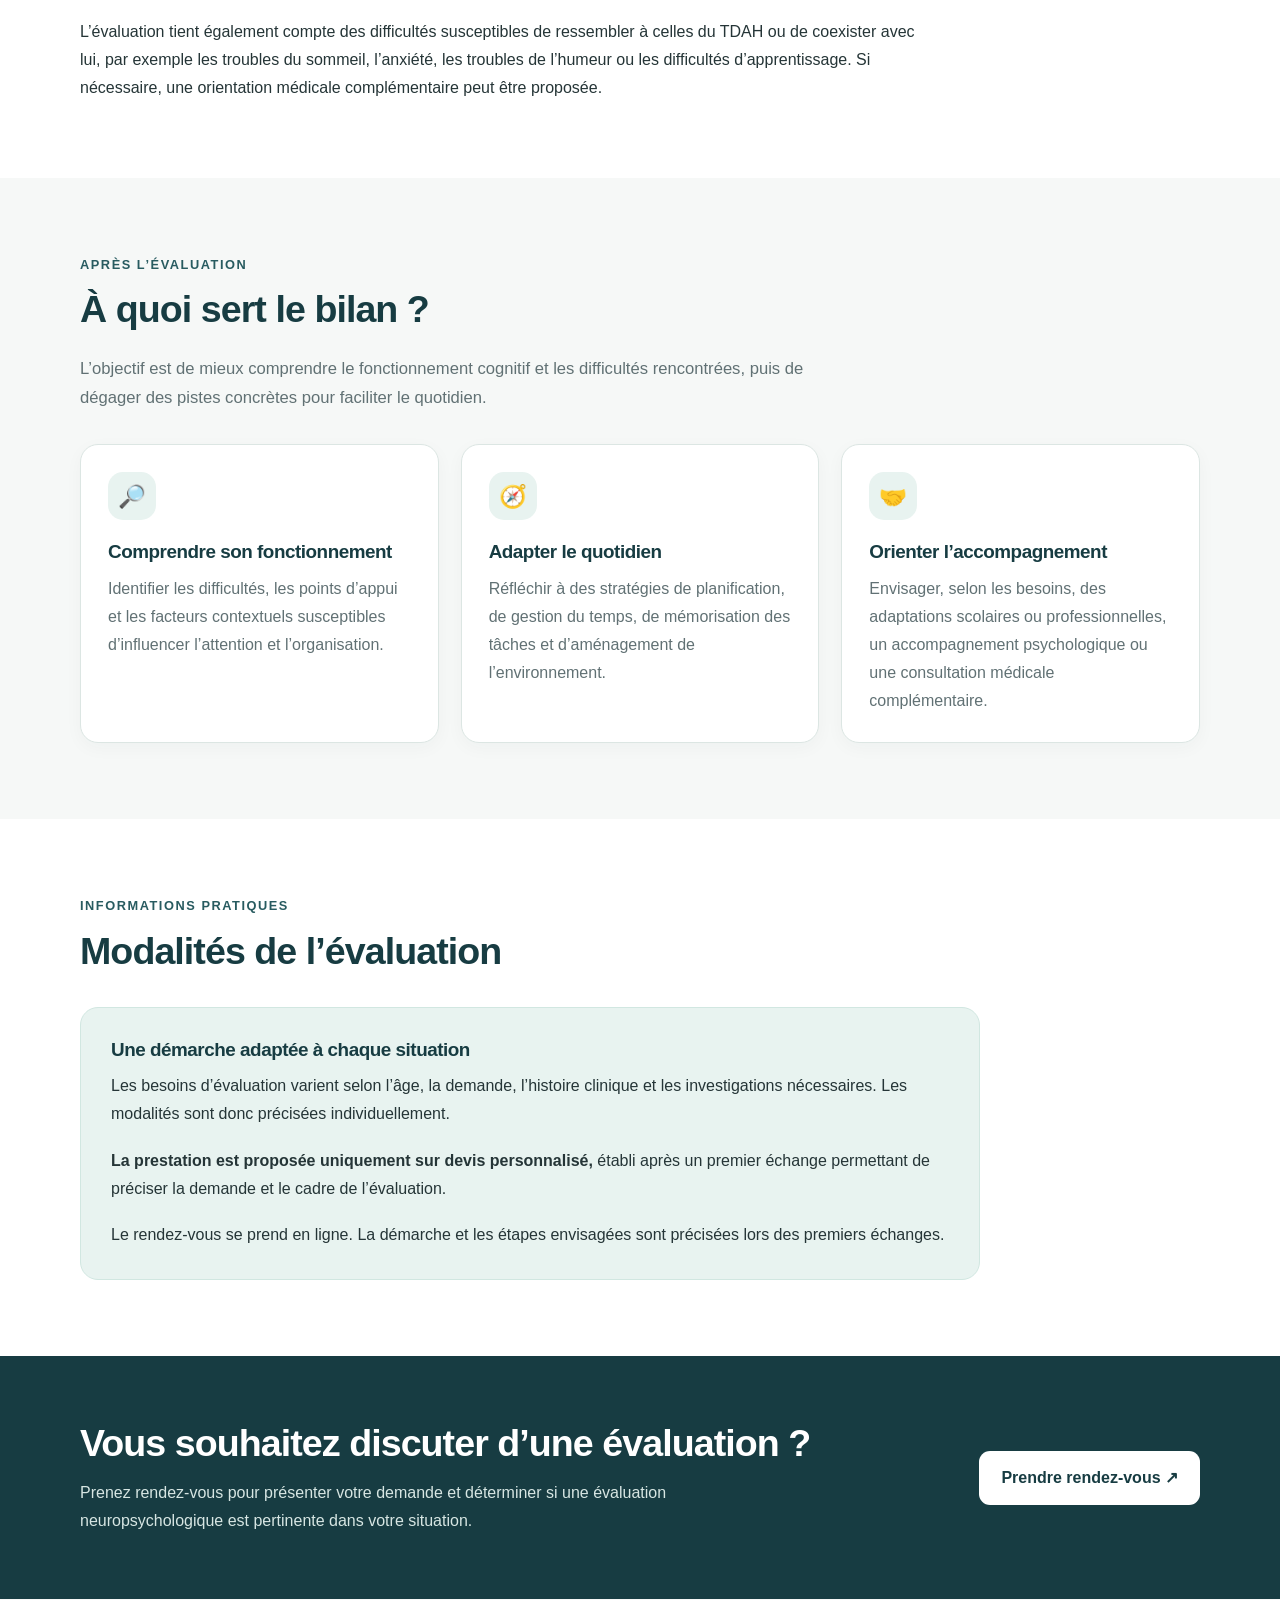
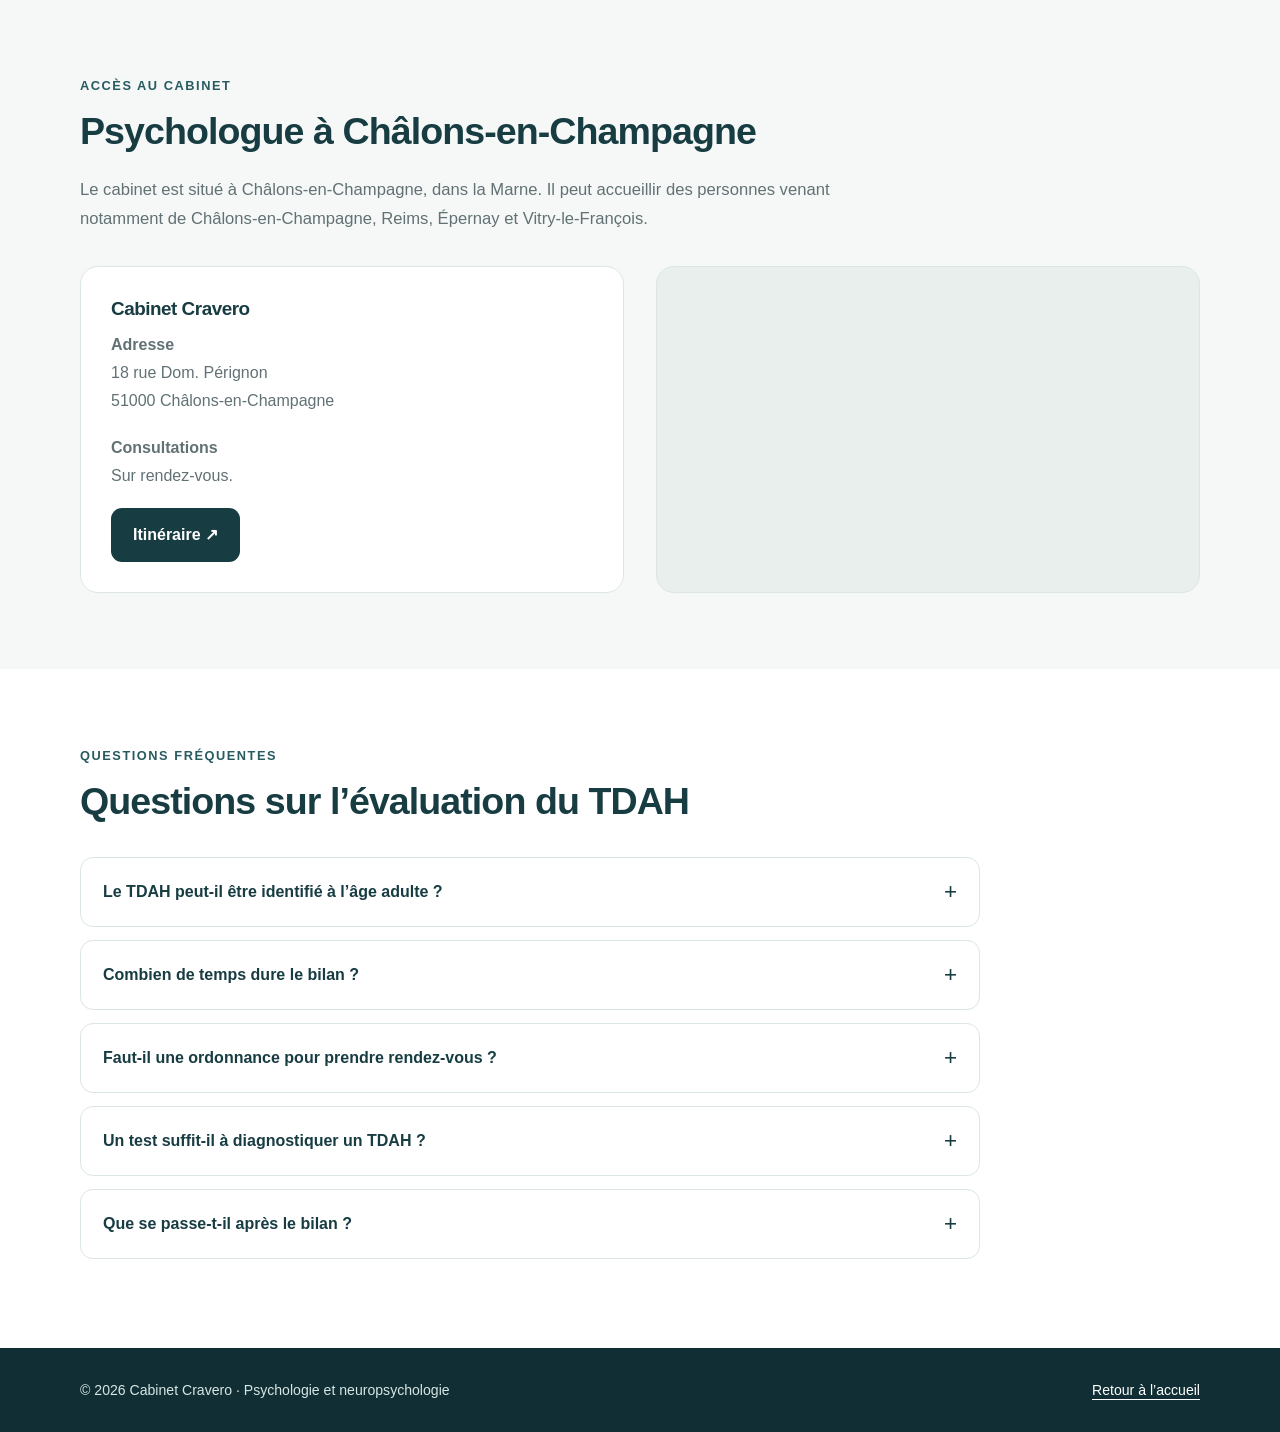
<file: pages/bilan-neuropsy-TDAH.html>
<!DOCTYPE html>
<html lang="fr">
<head>
  <meta charset="UTF-8">
  <meta name="viewport" content="width=device-width, initial-scale=1">

  <title>Bilan TDAH à Châlons-en-Champagne | Julien Cravero</title>

  <meta name="description" content="Évaluation du TDAH chez l'adolescent et l'adulte à Châlons-en-Champagne. Entretiens cliniques, évaluation neuropsychologique et recommandations personnalisées.">

  <meta name="theme-color" content="#173c42">
  <meta name="robots" content="index, follow">
  <link rel="canonical" href="https://neuropsy-cravero.github.io/cabinet/pages/bilan-neuropsy-TDAH.html">
  <link rel="icon" href="../images/Psychologue_Cravero_favicon.ico">

  <style>
    :root {
      --primary: #173c42;
      --primary-light: #285b60;
      --accent: #8fc7bd;
      --accent-light: #e8f3f0;
      --background: #f6f8f7;
      --surface: #ffffff;
      --text: #253537;
      --muted: #617174;
      --border: #dce6e3;
      --shadow: 0 12px 35px rgba(23, 60, 66, 0.08);
      --radius: 18px;
      --content: 1120px;
    }

    *,
    *::before,
    *::after {
      box-sizing: border-box;
    }

    html {
      scroll-behavior: smooth;
      scroll-padding-top: 95px;
    }

    body {
      margin: 0;
      font-family: Inter, -apple-system, BlinkMacSystemFont, "Segoe UI",
                   Roboto, Helvetica, Arial, sans-serif;
      color: var(--text);
      background: var(--background);
      line-height: 1.75;
      font-size: 16px;
    }

    img {
      display: block;
      max-width: 100%;
      height: auto;
    }

    a {
      color: var(--primary-light);
      text-underline-offset: 4px;
    }

    a:focus-visible,
    button:focus-visible {
      outline: 3px solid #e4a84b;
      outline-offset: 4px;
    }

    p {
      margin: 0 0 1.15rem;
    }

    h1,
    h2,
    h3 {
      color: var(--primary);
      font-weight: 750;
      line-height: 1.25;
      letter-spacing: -0.025em;
    }

    h1 {
      max-width: 850px;
      margin: 0 0 1.4rem;
      font-size: clamp(2.15rem, 5vw, 3.7rem);
    }

    h2 {
      margin: 0 0 1.3rem;
      font-size: clamp(1.7rem, 3vw, 2.35rem);
    }

    h3 {
      margin: 0 0 0.7rem;
      font-size: 1.18rem;
    }

    ul {
      margin: 0 0 1.3rem;
      padding-left: 1.4rem;
    }

    li {
      margin-bottom: 0.55rem;
      padding-left: 0.15rem;
    }

    .container {
      width: min(var(--content), calc(100% - 40px));
      margin-inline: auto;
    }

    .skip-link {
      position: absolute;
      top: -100px;
      left: 16px;
      z-index: 2000;
      padding: 12px 18px;
      color: white;
      background: var(--primary);
      border-radius: 8px;
    }

    .skip-link:focus {
      top: 12px;
    }

    /* Navigation */

    .site-header {
      position: sticky;
      top: 0;
      z-index: 1000;
      background: rgba(255, 255, 255, 0.97);
      border-bottom: 1px solid var(--border);
      backdrop-filter: blur(12px);
    }

    .header-inner {
      width: min(1280px, calc(100% - 40px));
      min-height: 76px;
      margin-inline: auto;
      display: flex;
      align-items: center;
      justify-content: space-between;
      gap: 24px;
    }

    .brand {
      display: flex;
      align-items: center;
      gap: 12px;
      color: var(--primary);
      text-decoration: none;
      font-weight: 800;
      line-height: 1.3;
    }

    .brand-mark {
      display: grid;
      place-items: center;
      width: 43px;
      height: 43px;
      flex: 0 0 43px;
      border-radius: 14px;
      background: var(--accent-light);
      color: var(--primary);
      font-size: 1.35rem;
    }

    .brand small {
      display: block;
      margin-top: 3px;
      color: var(--muted);
      font-size: 0.77rem;
      font-weight: 500;
    }

    .nav-toggle {
      display: none;
      align-items: center;
      justify-content: center;
      width: 44px;
      height: 44px;
      border: 1px solid var(--border);
      border-radius: 12px;
      background: white;
      color: var(--primary);
      font-size: 1.4rem;
      cursor: pointer;
    }

    .main-nav ul {
      display: flex;
      align-items: center;
      gap: 22px;
      margin: 0;
      padding: 0;
      list-style: none;
    }

    .main-nav li {
      margin: 0;
      padding: 0;
    }

    .main-nav a {
      color: var(--text);
      font-size: 0.93rem;
      font-weight: 650;
      text-decoration: none;
    }

    .main-nav a:hover {
      color: var(--primary-light);
    }

    .main-nav .nav-cta {
      padding: 10px 16px;
      color: white;
      background: var(--primary);
      border-radius: 10px;
    }

    .main-nav .nav-cta:hover {
      background: var(--primary-light);
      color: white;
    }

    /* Hero */

    .hero {
      position: relative;
      overflow: hidden;
      padding: 90px 0 80px;
      background:
        radial-gradient(ellipse at 95% 10%, rgba(143, 199, 189, 0.3), transparent 35%),
        linear-gradient(135deg, #edf5f2 0%, #f8faf9 65%, #eaf3f0 100%);
    }

    .hero::after {
      position: absolute;
      right: -100px;
      bottom: -200px;
      width: 430px;
      height: 430px;
      content: "";
      border: 1px solid rgba(40, 91, 96, 0.1);
      border-radius: 50%;
      pointer-events: none;
    }

    .hero-content {
      position: relative;
      z-index: 1;
      max-width: 850px;
    }

    .eyebrow {
      display: inline-flex;
      align-items: center;
      gap: 9px;
      margin-bottom: 22px;
      color: var(--primary-light);
      font-size: 0.82rem;
      font-weight: 800;
      letter-spacing: 0.1em;
      text-transform: uppercase;
    }

    .eyebrow::before {
      width: 26px;
      height: 3px;
      content: "";
      background: var(--accent);
      border-radius: 99px;
    }

    .hero-intro {
      max-width: 760px;
      color: #4e6264;
      font-size: clamp(1.05rem, 2vw, 1.2rem);
    }

    .hero-actions {
      display: flex;
      flex-wrap: wrap;
      align-items: center;
      gap: 14px;
      margin-top: 30px;
    }

    .btn {
      display: inline-flex;
      align-items: center;
      justify-content: center;
      min-height: 48px;
      padding: 12px 21px;
      border: 1px solid transparent;
      border-radius: 11px;
      font: inherit;
      font-weight: 750;
      text-align: center;
      text-decoration: none;
      transition: transform 0.2s ease, background 0.2s ease;
    }

    .btn:hover {
      transform: translateY(-2px);
    }

    .btn-primary {
      color: white;
      background: var(--primary);
    }

    .btn-primary:hover {
      color: white;
      background: var(--primary-light);
    }

    .btn-secondary {
      color: var(--primary);
      background: white;
      border-color: var(--border);
    }

    .btn-secondary:hover {
      background: var(--accent-light);
    }

    .hero-note {
      margin-top: 20px;
      color: var(--muted);
      font-size: 0.9rem;
    }

    /* General sections */

    .section {
      padding: 76px 0;
    }

    .section-white {
      background: var(--surface);
    }

    .section-heading {
      max-width: 760px;
      margin-bottom: 32px;
    }

    .section-heading p {
      color: var(--muted);
      font-size: 1.04rem;
    }

    .section-kicker {
      display: block;
      margin-bottom: 10px;
      color: var(--primary-light);
      font-size: 0.8rem;
      font-weight: 800;
      letter-spacing: 0.12em;
      text-transform: uppercase;
    }

    .text-column {
      max-width: 850px;
    }

    .text-column p:last-child {
      margin-bottom: 0;
    }

    /* Cards */

    .card-grid {
      display: grid;
      grid-template-columns: repeat(3, minmax(0, 1fr));
      gap: 22px;
    }

    .card {
      padding: 27px;
      background: white;
      border: 1px solid var(--border);
      border-radius: var(--radius);
      box-shadow: 0 5px 18px rgba(23, 60, 66, 0.035);
    }

    .card-icon {
      display: grid;
      place-items: center;
      width: 48px;
      height: 48px;
      margin-bottom: 20px;
      border-radius: 15px;
      background: var(--accent-light);
      font-size: 1.4rem;
    }

    .card p {
      margin-bottom: 0;
      color: var(--muted);
    }

    .check-list {
      padding: 0;
      list-style: none;
    }

    .check-list li {
      position: relative;
      margin-bottom: 12px;
      padding-left: 31px;
    }

    .check-list li::before {
      position: absolute;
      top: 0.1em;
      left: 0;
      display: grid;
      place-items: center;
      width: 21px;
      height: 21px;
      content: "✓";
      color: var(--primary);
      background: var(--accent-light);
      border-radius: 50%;
      font-size: 0.8rem;
      font-weight: 900;
    }

    /* Assessment process */

    .steps {
      display: grid;
      grid-template-columns: repeat(2, minmax(0, 1fr));
      gap: 18px;
      counter-reset: assessment;
    }

    .step {
      position: relative;
      min-height: 150px;
      padding: 25px 25px 25px 78px;
      background: white;
      border: 1px solid var(--border);
      border-radius: 15px;
      counter-increment: assessment;
    }

    .step::before {
      position: absolute;
      top: 25px;
      left: 23px;
      display: grid;
      place-items: center;
      width: 39px;
      height: 39px;
      content: counter(assessment, decimal-leading-zero);
      color: var(--primary);
      background: var(--accent-light);
      border-radius: 12px;
      font-weight: 850;
    }

    .step p {
      margin: 0;
      color: var(--muted);
    }

    /* Call to action */

    .cta-section {
      padding: 64px 0;
      background: var(--primary);
      color: white;
    }

    .cta-inner {
      display: flex;
      align-items: center;
      justify-content: space-between;
      gap: 30px;
    }

    .cta-inner h2 {
      margin-bottom: 12px;
      color: white;
    }

    .cta-inner p {
      max-width: 680px;
      margin-bottom: 0;
      color: #d7e6e3;
    }

    .cta-section .btn {
      flex-shrink: 0;
      color: var(--primary);
      background: white;
    }

    .cta-section .btn:hover {
      background: var(--accent-light);
    }

    /* Quote / modalities */

    .quote-panel {
      max-width: 900px;
      padding: 30px;
      background: var(--accent-light);
      border: 1px solid #d1e7e1;
      border-radius: var(--radius);
    }

    .quote-panel p:last-child {
      margin-bottom: 0;
    }

    /* Location */

    .location-box {
      display: grid;
      grid-template-columns: 1fr 1fr;
      gap: 32px;
      align-items: stretch;
    }

    .location-details {
      padding: 30px;
      background: white;
      border: 1px solid var(--border);
      border-radius: var(--radius);
    }

    .location-details p {
      color: var(--muted);
    }

    .map-frame {
      min-height: 320px;
      overflow: hidden;
      background: #e8efed;
      border: 1px solid var(--border);
      border-radius: var(--radius);
    }

    .map-frame iframe {
      display: block;
      width: 100%;
      height: 100%;
      min-height: 320px;
      border: 0;
    }

    /* FAQ */

    .faq-list {
      max-width: 900px;
    }

    .faq-item {
      margin-bottom: 13px;
      overflow: hidden;
      background: white;
      border: 1px solid var(--border);
      border-radius: 13px;
    }

    .faq-item summary {
      position: relative;
      padding: 20px 52px 20px 22px;
      color: var(--primary);
      font-weight: 750;
      cursor: pointer;
      list-style: none;
    }

    .faq-item summary::-webkit-details-marker {
      display: none;
    }

    .faq-item summary::after {
      position: absolute;
      top: 50%;
      right: 22px;
      content: "+";
      transform: translateY(-50%);
      font-size: 1.4rem;
      font-weight: 500;
    }

    .faq-item[open] summary::after {
      content: "−";
    }

    .faq-answer {
      padding: 0 22px 20px;
      color: var(--muted);
    }

    .faq-answer p:last-child {
      margin-bottom: 0;
    }

    /* Footer */

    .site-footer {
      padding: 30px 0;
      background: #102e33;
      color: #d7e6e3;
    }

    .footer-inner {
      display: flex;
      align-items: center;
      justify-content: space-between;
      flex-wrap: wrap;
      gap: 16px;
    }

    .site-footer p {
      margin: 0;
      font-size: 0.88rem;
    }

    .site-footer a {
      color: white;
    }

    /* Responsive */

    @media (max-width: 900px) {
      .nav-toggle {
        display: inline-flex;
      }

      .main-nav {
        position: absolute;
        top: 100%;
        right: 0;
        left: 0;
        display: none;
        padding: 12px 20px 20px;
        background: white;
        border-bottom: 1px solid var(--border);
        box-shadow: var(--shadow);
      }

      .main-nav.is-open {
        display: block;
      }

      .main-nav ul {
        align-items: stretch;
        flex-direction: column;
        gap: 0;
        width: min(var(--content), 100%);
        margin: auto;
      }

      .main-nav a {
        display: block;
        padding: 13px 8px;
      }

      .main-nav .nav-cta {
        margin-top: 8px;
        text-align: center;
      }

      .card-grid {
        grid-template-columns: repeat(2, minmax(0, 1fr));
      }

      .cta-inner {
        align-items: flex-start;
        flex-direction: column;
      }
    }

    @media (max-width: 620px) {
      .container {
        width: min(100% - 32px, var(--content));
      }

      .header-inner {
        width: calc(100% - 32px);
        min-height: 68px;
      }

      .brand {
        font-size: 0.94rem;
      }

      .brand small {
        font-size: 0.72rem;
      }

      .hero {
        padding: 62px 0 58px;
      }

      .section {
        padding: 55px 0;
      }

      .card-grid,
      .steps,
      .location-box {
        grid-template-columns: 1fr;
      }

      .card {
        padding: 23px;
      }

      .step {
        padding-left: 72px;
      }

      .quote-panel,
      .location-details {
        padding: 23px;
      }

      .hero-actions {
        align-items: stretch;
        flex-direction: column;
      }

      .hero-actions .btn {
        width: 100%;
      }

      .map-frame,
      .map-frame iframe {
        min-height: 270px;
      }

      .footer-inner {
        align-items: flex-start;
        flex-direction: column;
      }
    }

    @media (prefers-reduced-motion: reduce) {
      *,
      *::before,
      *::after {
        scroll-behavior: auto !important;
        transition-duration: 0.01ms !important;
        animation-duration: 0.01ms !important;
      }
    }
  </style>

  <script type="application/ld+json">
  {
    "@context": "https://schema.org",
    "@type": "MedicalBusiness",
    "@id": "https://neuropsy-cravero.github.io/cabinet/#cabinet",
    "name": "Cabinet Cravero - Psychologie et neuropsychologie",
    "url": "https://neuropsy-cravero.github.io/cabinet/pages/bilan-neuropsy-TDAH.html",
    "description": "Évaluation neuropsychologique et évaluation clinique du TDAH chez l'adolescent et l'adulte à Châlons-en-Champagne.",
    "telephone": "+33654451069",
    "address": {
      "@type": "PostalAddress",
      "streetAddress": "18 rue Dom. Pérignon",
      "addressLocality": "Châlons-en-Champagne",
      "postalCode": "51000",
      "addressRegion": "Grand Est",
      "addressCountry": "FR"
    },
    "areaServed": [
      "Châlons-en-Champagne",
      "Reims",
      "Épernay",
      "Vitry-le-François"
    ],
    "medicalSpecialty": "Psychology",
    "availableService": {
      "@type": "MedicalProcedure",
      "name": "Évaluation clinique et neuropsychologique du TDAH"
    },
    "hasMap": "https://www.google.com/maps/search/?api=1&query=Cabinet+Neuropsychologue+Cravero+Chalons-en-Champagne"
  }
  </script>
</head>

<body>
  <a class="skip-link" href="#contenu">Aller au contenu principal</a>

  <header class="site-header">
    <div class="header-inner">
      <a class="brand" href="../index.html" aria-label="Cabinet Cravero, accueil">
        <span class="brand-mark" aria-hidden="true">🧠</span>
        <span>
          Cabinet Cravero
          <small>Psychologie · Neuropsychologie</small>
        </span>
      </a>

      <button
        class="nav-toggle"
        type="button"
        aria-label="Ouvrir le menu"
        aria-expanded="false"
        aria-controls="navigation-principale">
        ☰
      </button>

      <nav class="main-nav" id="navigation-principale" aria-label="Navigation principale">
        <ul>
          <li><a href="../index.html">Accueil</a></li>
          <li><a href="#comprendre">Comprendre le TDAH</a></li>
          <li><a href="#bilan">Le bilan</a></li>
          <li><a href="#modalites">Modalités</a></li>
          <li>
            <a class="nav-cta"
               href="https://perfactive.fr/neuropsychologue/chalons-en-champagne/julien-cravero"
               target="_blank"
               rel="noopener noreferrer">Prendre rendez-vous</a>
          </li>
        </ul>
      </nav>
    </div>
  </header>

  <main id="contenu">
    <!-- HERO -->
    <section class="hero">
      <div class="container">
        <div class="hero-content">
          <span class="eyebrow">Psychologie · Neuropsychologie</span>

          <h1>Évaluation du TDAH à Châlons-en-Champagne</h1>

          <p class="hero-intro">
            Le trouble du déficit de l’attention avec ou sans hyperactivité (TDAH)
            peut avoir des répercussions sur les apprentissages, l’organisation,
            les relations et la vie professionnelle. Une évaluation permet de mieux
            comprendre les difficultés et d’identifier les accompagnements adaptés.
          </p>

          <p class="hero-intro">
            Le cabinet est situé à Châlons-en-Champagne et accueille les patients
            concernés par une démarche d’évaluation neuropsychologique, notamment
            les adolescents à partir de 12 ans et les adultes.
          </p>

          <div class="hero-actions">
            <a class="btn btn-primary"
               href="https://perfactive.fr/neuropsychologue/chalons-en-champagne/julien-cravero"
               target="_blank"
               rel="noopener noreferrer">Prendre rendez-vous ↗</a>

            <a class="btn btn-secondary" href="#bilan">
              Découvrir le déroulement du bilan
            </a>
          </div>

          <p class="hero-note">
            Cabinet à Châlons-en-Champagne · Accès sur rendez-vous
          </p>
        </div>
      </div>
    </section>

    <!-- COMPRENDRE LE TDAH -->
    <section class="section section-white" id="comprendre">
      <div class="container">
        <div class="section-heading">
          <span class="section-kicker">Mieux comprendre</span>
          <h2>Qu’est-ce que le TDAH ?</h2>
          <p>
            Le TDAH est un trouble neurodéveloppemental caractérisé par des symptômes
            d’inattention et/ou d’hyperactivité-impulsivité. Leur expression varie
            selon les personnes, les contextes et les périodes de vie.
          </p>
        </div>

        <div class="card-grid">
          <article class="card">
            <div class="card-icon" aria-hidden="true">🎯</div>
            <h3>Attention</h3>
            <p>
              Difficulté à maintenir son attention, à filtrer les distractions,
              à écouter jusqu’au bout ou à terminer certaines tâches.
            </p>
          </article>

          <article class="card">
            <div class="card-icon" aria-hidden="true">⚡</div>
            <h3>Impulsivité et agitation</h3>
            <p>
              Tendance à agir rapidement, à interrompre, à avoir du mal à attendre
              ou à ressentir une agitation parfois surtout intérieure.
            </p>
          </article>

          <article class="card">
            <div class="card-icon" aria-hidden="true">🗂️</div>
            <h3>Organisation</h3>
            <p>
              Difficultés à planifier, à gérer le temps, à hiérarchiser les priorités,
              à anticiper ou à se souvenir des tâches à réaliser.
            </p>
          </article>
        </div>

        <div class="text-column" style="margin-top:30px">
          <p>
            Ces manifestations ne suffisent pas, à elles seules, à conclure à un TDAH.
            Des difficultés d’attention ou d’organisation peuvent également être
            associées au sommeil, au stress, à l’anxiété, à l’humeur, à des troubles
            des apprentissages ou à d’autres facteurs.
          </p>
          <p>
            L’évaluation vise donc à replacer les difficultés dans leur histoire
            développementale et leur contexte actuel, plutôt qu’à se limiter à une
            liste de symptômes.
          </p>
        </div>
      </div>
    </section>

    <!-- PROFILS -->
    <section class="section">
      <div class="container">
        <div class="section-heading">
          <span class="section-kicker">Selon la période de vie</span>
          <h2>Le TDAH peut se manifester différemment</h2>
          <p>
            Les signes observés et leurs conséquences dépendent notamment de l’âge,
            des exigences du quotidien et des stratégies mises en place.
          </p>
        </div>

        <div class="card-grid">
          <article class="card">
            <div class="card-icon" aria-hidden="true">🧒</div>
            <h3>Chez l’enfant</h3>
            <p>
              Le TDAH peut se traduire par des difficultés à rester attentif,
              à suivre les consignes, à attendre son tour ou à s’organiser dans
              les activités scolaires et quotidiennes.
            </p>
          </article>

          <article class="card">
            <div class="card-icon" aria-hidden="true">🎒</div>
            <h3>Chez l’adolescent</h3>
            <p>
              Les difficultés peuvent concerner le travail personnel, la gestion
              des échéances, l’autonomie, l’attention en classe et la régulation
              de l’impulsivité. L’agitation peut être moins visible.
            </p>
          </article>

          <article class="card">
            <div class="card-icon" aria-hidden="true">🧑‍💻</div>
            <h3>Chez l’adulte</h3>
            <p>
              Le TDAH peut se manifester par une désorganisation persistante,
              des oublis, une procrastination, une difficulté à prioriser ou
              une mobilisation importante pour accomplir les tâches courantes.
            </p>
          </article>
        </div>

        <p style="margin-top:25px; color:var(--muted)">
          Le cabinet accueille les adolescents à partir de 12 ans et les adultes.
          Pour un enfant plus jeune, une orientation vers un professionnel ou une
          structure adaptée à son âge peut être discutée.
        </p>
      </div>
    </section>

    <!-- BILAN -->
    <section class="section section-white" id="bilan">
      <div class="container">
        <div class="section-heading">
          <span class="section-kicker">La démarche d’évaluation</span>
          <h2>Comment se déroule une évaluation du TDAH ?</h2>
          <p>
            La démarche est individualisée. Le choix des entretiens, questionnaires
            et tests dépend de la situation, de l’histoire de la personne et de la
            question clinique posée.
          </p>
        </div>

        <div class="steps">
          <article class="step">
            <h3>Entretien clinique</h3>
            <p>
              Recueil de la demande, des difficultés actuelles, du parcours scolaire
              ou professionnel, du contexte de vie et des antécédents pertinents.
            </p>
          </article>

          <article class="step">
            <h3>Histoire développementale</h3>
            <p>
              Exploration de l’apparition et de l’évolution des difficultés au cours
              de la vie, ainsi que de leurs répercussions dans différents contextes.
            </p>
          </article>

          <article class="step">
            <h3>Outils d’évaluation</h3>
            <p>
              Selon les indications, utilisation d’entretiens structurés, de
              questionnaires et de tests neuropsychologiques ciblant notamment
              l’attention et les fonctions exécutives.
            </p>
          </article>

          <article class="step">
            <h3>Analyse et restitution</h3>
            <p>
              Mise en perspective des informations recueillies, discussion des
              hypothèses cliniques, restitution des résultats et recommandations
              personnalisées.
            </p>
          </article>
        </div>

        <div class="text-column" style="margin-top:30px">
          <p>
            Des outils comme la DIVA-5 ou des questionnaires standardisés peuvent
            être utilisés lorsqu’ils sont adaptés à la situation. Aucun questionnaire
            ni test isolé ne suffit à établir un diagnostic à lui seul.
          </p>
          <p>
            L’évaluation tient également compte des difficultés susceptibles de
            ressembler à celles du TDAH ou de coexister avec lui, par exemple les
            troubles du sommeil, l’anxiété, les troubles de l’humeur ou les difficultés
            d’apprentissage. Si nécessaire, une orientation médicale complémentaire
            peut être proposée.
          </p>
        </div>
      </div>
    </section>

    <!-- OBJECTIFS -->
    <section class="section">
      <div class="container">
        <div class="section-heading">
          <span class="section-kicker">Après l’évaluation</span>
          <h2>À quoi sert le bilan ?</h2>
          <p>
            L’objectif est de mieux comprendre le fonctionnement cognitif et les
            difficultés rencontrées, puis de dégager des pistes concrètes pour
            faciliter le quotidien.
          </p>
        </div>

        <div class="card-grid">
          <article class="card">
            <div class="card-icon" aria-hidden="true">🔎</div>
            <h3>Comprendre son fonctionnement</h3>
            <p>
              Identifier les difficultés, les points d’appui et les facteurs
              contextuels susceptibles d’influencer l’attention et l’organisation.
            </p>
          </article>

          <article class="card">
            <div class="card-icon" aria-hidden="true">🧭</div>
            <h3>Adapter le quotidien</h3>
            <p>
              Réfléchir à des stratégies de planification, de gestion du temps,
              de mémorisation des tâches et d’aménagement de l’environnement.
            </p>
          </article>

          <article class="card">
            <div class="card-icon" aria-hidden="true">🤝</div>
            <h3>Orienter l’accompagnement</h3>
            <p>
              Envisager, selon les besoins, des adaptations scolaires ou
              professionnelles, un accompagnement psychologique ou une consultation
              médicale complémentaire.
            </p>
          </article>
        </div>
      </div>
    </section>

    <!-- MODALITES -->
    <section class="section section-white" id="modalites">
      <div class="container">
        <div class="section-heading">
          <span class="section-kicker">Informations pratiques</span>
          <h2>Modalités de l’évaluation</h2>
        </div>

        <div class="quote-panel">
          <h3>Une démarche adaptée à chaque situation</h3>
          <p>
            Les besoins d’évaluation varient selon l’âge, la demande, l’histoire
            clinique et les investigations nécessaires. Les modalités sont donc
            précisées individuellement.
          </p>
          <p>
            <strong>La prestation est proposée uniquement sur devis personnalisé,</strong>
            établi après un premier échange permettant de préciser la demande et
            le cadre de l’évaluation.
          </p>
          <p>
            Le rendez-vous se prend en ligne. La démarche et les étapes envisagées
            sont précisées lors des premiers échanges.
          </p>
        </div>
      </div>
    </section>

    <!-- CTA -->
    <section class="cta-section">
      <div class="container cta-inner">
        <div>
          <h2>Vous souhaitez discuter d’une évaluation ?</h2>
          <p>
            Prenez rendez-vous pour présenter votre demande et déterminer si une
            évaluation neuropsychologique est pertinente dans votre situation.
          </p>
        </div>

        <a class="btn"
           href="https://perfactive.fr/neuropsychologue/chalons-en-champagne/julien-cravero"
           target="_blank"
           rel="noopener noreferrer">Prendre rendez-vous ↗</a>
      </div>
    </section>

    <!-- LOCALISATION -->
    <section class="section" id="localisation">
      <div class="container">
        <div class="section-heading">
          <span class="section-kicker">Accès au cabinet</span>
          <h2>Psychologue à Châlons-en-Champagne</h2>
          <p>
            Le cabinet est situé à Châlons-en-Champagne, dans la Marne. Il peut
            accueillir des personnes venant notamment de Châlons-en-Champagne,
            Reims, Épernay et Vitry-le-François.
          </p>
        </div>

        <div class="location-box">
          <div class="location-details">
            <h3>Cabinet Cravero</h3>
            <p>
              <strong>Adresse</strong><br>
              18 rue Dom. Pérignon<br>
              51000 Châlons-en-Champagne
            </p>

            <p>
              <strong>Consultations</strong><br>
              Sur rendez-vous.
            </p>

            <a class="btn btn-primary"
               href="https://www.google.com/maps/search/?api=1&query=18+rue+Dom+P%C3%A9rignon+51000+Ch%C3%A2lons-en-Champagne"
               target="_blank"
               rel="noopener noreferrer">Itinéraire ↗</a>
          </div>

          <div class="map-frame">
            <iframe
              title="Localisation du cabinet de neuropsychologie à Châlons-en-Champagne"
              src="https://www.google.com/maps/embed?pb=!1m14!1m8!1m3!1d83826.1611855049!2d4.322825!3d48.96172!3m2!1i1024!2i768!4f13.1!3m3!1m2!1s0x47ebdf8679a49ae9%3A0xdf5cf80e3b6902c6!2sCabinet%20Neuropsychologue%20Cravero!5e0!3m2!1sfr!2sfr!4v1775661170406!5m2!1sfr!2sfr"
              loading="lazy"
              referrerpolicy="no-referrer-when-downgrade"
              allowfullscreen>
            </iframe>
          </div>
        </div>
      </div>
    </section>

    <!-- FAQ -->
    <section class="section section-white" id="faq">
      <div class="container">
        <div class="section-heading">
          <span class="section-kicker">Questions fréquentes</span>
          <h2>Questions sur l’évaluation du TDAH</h2>
        </div>

        <div class="faq-list">
          <details class="faq-item">
            <summary>Le TDAH peut-il être identifié à l’âge adulte ?</summary>
            <div class="faq-answer">
              <p>
                Oui. Une évaluation à l’âge adulte explore les difficultés actuelles,
                leur retentissement et les signes présents au cours du développement.
                L’analyse doit tenir compte des autres explications possibles.
              </p>
            </div>
          </details>

          <details class="faq-item">
            <summary>Combien de temps dure le bilan ?</summary>
            <div class="faq-answer">
              <p>
                La durée dépend de la demande et des investigations nécessaires.
                Le nombre de rendez-vous et les étapes envisagées sont précisés
                après l’analyse initiale de la situation.
              </p>
            </div>
          </details>

          <details class="faq-item">
            <summary>Faut-il une ordonnance pour prendre rendez-vous ?</summary>
            <div class="faq-answer">
              <p>
                La prise de contact avec le cabinet est possible directement.
                Selon la situation clinique et les questions soulevées, une démarche
                complémentaire auprès d’un médecin peut être indiquée.
              </p>
            </div>
          </details>

          <details class="faq-item">
            <summary>Un test suffit-il à diagnostiquer un TDAH ?</summary>
            <div class="faq-answer">
              <p>
                Non. Le diagnostic repose sur une évaluation clinique globale,
                prenant en compte les symptômes, leur ancienneté, leur présence
                dans différents contextes et leur retentissement. Les questionnaires
                et tests sont des éléments complémentaires de cette démarche.
              </p>
            </div>
          </details>

          <details class="faq-item">
            <summary>Que se passe-t-il après le bilan ?</summary>
            <div class="faq-answer">
              <p>
                Les résultats sont restitués et discutés. Des recommandations
                individualisées peuvent être proposées, ainsi que des pistes
                d’adaptation ou une orientation vers d’autres professionnels si
                cela paraît nécessaire.
              </p>
            </div>
          </details>
        </div>
      </div>
    </section>
  </main>

  <footer class="site-footer">
    <div class="container footer-inner">
      <p>© <span id="annee"></span> Cabinet Cravero · Psychologie et neuropsychologie</p>
      <p>
        <a href="../index.html">Retour à l’accueil</a>
      </p>
    </div>
  </footer>

  <script>
    (() => {
      const toggle = document.querySelector(".nav-toggle");
      const nav = document.querySelector(".main-nav");

      if (toggle && nav) {
        const closeMenu = () => {
          nav.classList.remove("is-open");
          toggle.setAttribute("aria-expanded", "false");
          toggle.setAttribute("aria-label", "Ouvrir le menu");
          toggle.textContent = "☰";
        };

        toggle.addEventListener("click", () => {
          const isOpen = nav.classList.toggle("is-open");
          toggle.setAttribute("aria-expanded", String(isOpen));
          toggle.setAttribute(
            "aria-label",
            isOpen ? "Fermer le menu" : "Ouvrir le menu"
          );
          toggle.textContent = isOpen ? "✕" : "☰";
        });

        nav.querySelectorAll("a").forEach((link) => {
          link.addEventListener("click", closeMenu);
        });

        document.addEventListener("keydown", (event) => {
          if (event.key === "Escape") {
            closeMenu();
            toggle.focus();
          }
        });

        document.addEventListener("click", (event) => {
          if (
            nav.classList.contains("is-open") &&
            !nav.contains(event.target) &&
            !toggle.contains(event.target)
          ) {
            closeMenu();
          }
        });
      }

      const year = document.getElementById("annee");
      if (year) {
        year.textContent = new Date().getFullYear();
      }
    })();
  </script>
</body>
</html>
</file>
